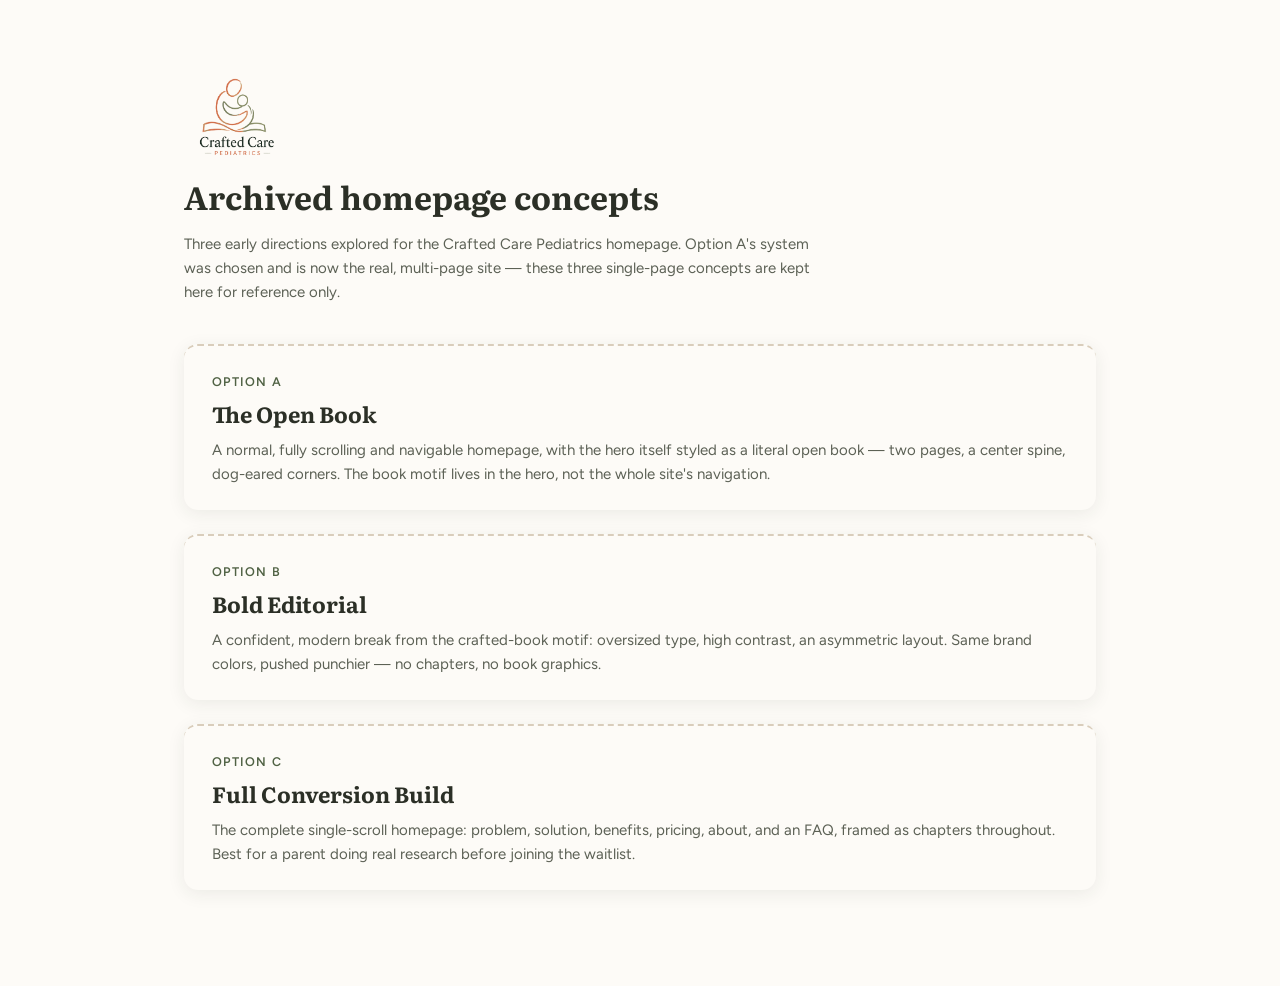
<file: design/homepage-options/index.html>
<!doctype html>
<html lang="en">
<head>
<meta charset="utf-8">
<meta name="viewport" content="width=device-width, initial-scale=1">
<title>Crafted Care Pediatrics — Homepage Options (Archived Concepts)</title>
<link rel="stylesheet" href="https://fonts.googleapis.com/css2?family=Literata:wght@400;500;600;700&family=Figtree:wght@400;500;600;700&display=swap">
<style>
  :root{
    --sage:#9CAF88;--coral:#F0876C;--deep-sage:#506244;--deep-coral:#A8452F;
    --cream:#F2EBDD;--sage-mist:#E6EBDF;--paper:#FDFBF7;--ink:#2B2F26;
    --text-muted:#5C6155;--border-hairline:#D9CDBB;
    --font-serif:'Literata',Georgia,serif;--font-sans:'Figtree',system-ui,sans-serif;
    --ease:cubic-bezier(.16,1,.3,1);
  }
  *{box-sizing:border-box;}
  body{margin:0;background:var(--paper);font-family:var(--font-sans);color:var(--ink);}
  a{color:var(--deep-sage);text-decoration:none;transition:color .2s ease;}
  a:hover{color:var(--deep-coral);}
  .wrap{max-width:960px;margin:0 auto;padding:72px 24px;}
  .card{display:block;background:var(--paper);border-radius:14px;box-shadow:0 4px 18px rgba(43,47,38,0.08);border-top:2px dashed var(--border-hairline);padding:28px 28px 24px;margin-bottom:24px;transition:transform .35s var(--ease),box-shadow .35s var(--ease);}
  .card:hover{transform:translateY(-5px);box-shadow:0 16px 32px rgba(43,47,38,0.14);}
  .eyebrow{font-family:var(--font-sans);font-weight:600;font-size:12.5px;letter-spacing:0.1em;text-transform:uppercase;color:var(--deep-sage);margin-bottom:8px;}
  .title{font-family:var(--font-serif);font-weight:700;font-size:22px;color:var(--ink);margin-bottom:8px;}
  .desc{font-family:var(--font-sans);font-size:15px;line-height:1.6;color:var(--text-muted);}
  .logo-mark{transition:transform .3s var(--ease);}
  .logo-lockup:hover .logo-mark{transform:rotate(-4deg) scale(1.05);}
  .intro>*{opacity:0;transform:translateY(16px);animation:fadeUp .7s var(--ease) forwards;}
  .intro>*:nth-child(1){animation-delay:.03s;}
  .intro>*:nth-child(2){animation-delay:.12s;}
  .intro>*:nth-child(3){animation-delay:.21s;}
  .cards>*{opacity:0;transform:translateY(16px);animation:fadeUp .7s var(--ease) forwards;}
  .cards>*:nth-child(1){animation-delay:.32s;}
  .cards>*:nth-child(2){animation-delay:.42s;}
  .cards>*:nth-child(3){animation-delay:.52s;}
  @keyframes fadeUp{to{opacity:1;transform:translateY(0);}}
  @media (prefers-reduced-motion: reduce){
    *{animation-duration:.001ms !important;transition-duration:.001ms !important;}
  }
</style>
</head>
<body>
<div class="wrap">
  <div class="intro">
    <a href="#" class="logo-lockup" style="display:flex; align-items:center; gap:14px; margin-bottom:12px; width:fit-content;">
      <img class="logo-mark" src="assets/logo-lockup-color.png" alt="Crafted Care Pediatrics" style="height:88px;">
    </a>
    <div style="font-family:var(--font-serif); font-weight:700; font-size:32px; color:var(--ink); margin-bottom:12px;">Archived homepage concepts</div>
    <div class="desc" style="margin-bottom:40px; max-width:640px;">Three early directions explored for the Crafted Care Pediatrics homepage. Option A's system was chosen and is now the real, multi-page site &mdash; these three single-page concepts are kept here for reference only.</div>
  </div>

  <div class="cards">
    <a class="card" href="option-a.html">
      <div class="eyebrow">Option A</div>
      <div class="title">The Open Book</div>
      <div class="desc">A normal, fully scrolling and navigable homepage, with the hero itself styled as a literal open book &mdash; two pages, a center spine, dog-eared corners. The book motif lives in the hero, not the whole site's navigation.</div>
    </a>

    <a class="card" href="option-b.html">
      <div class="eyebrow">Option B</div>
      <div class="title">Bold Editorial</div>
      <div class="desc">A confident, modern break from the crafted-book motif: oversized type, high contrast, an asymmetric layout. Same brand colors, pushed punchier &mdash; no chapters, no book graphics.</div>
    </a>

    <a class="card" href="option-c.html">
      <div class="eyebrow">Option C</div>
      <div class="title">Full Conversion Build</div>
      <div class="desc">The complete single-scroll homepage: problem, solution, benefits, pricing, about, and an FAQ, framed as chapters throughout. Best for a parent doing real research before joining the waitlist.</div>
    </a>
  </div>
</div>
</body>
</html>
</file>
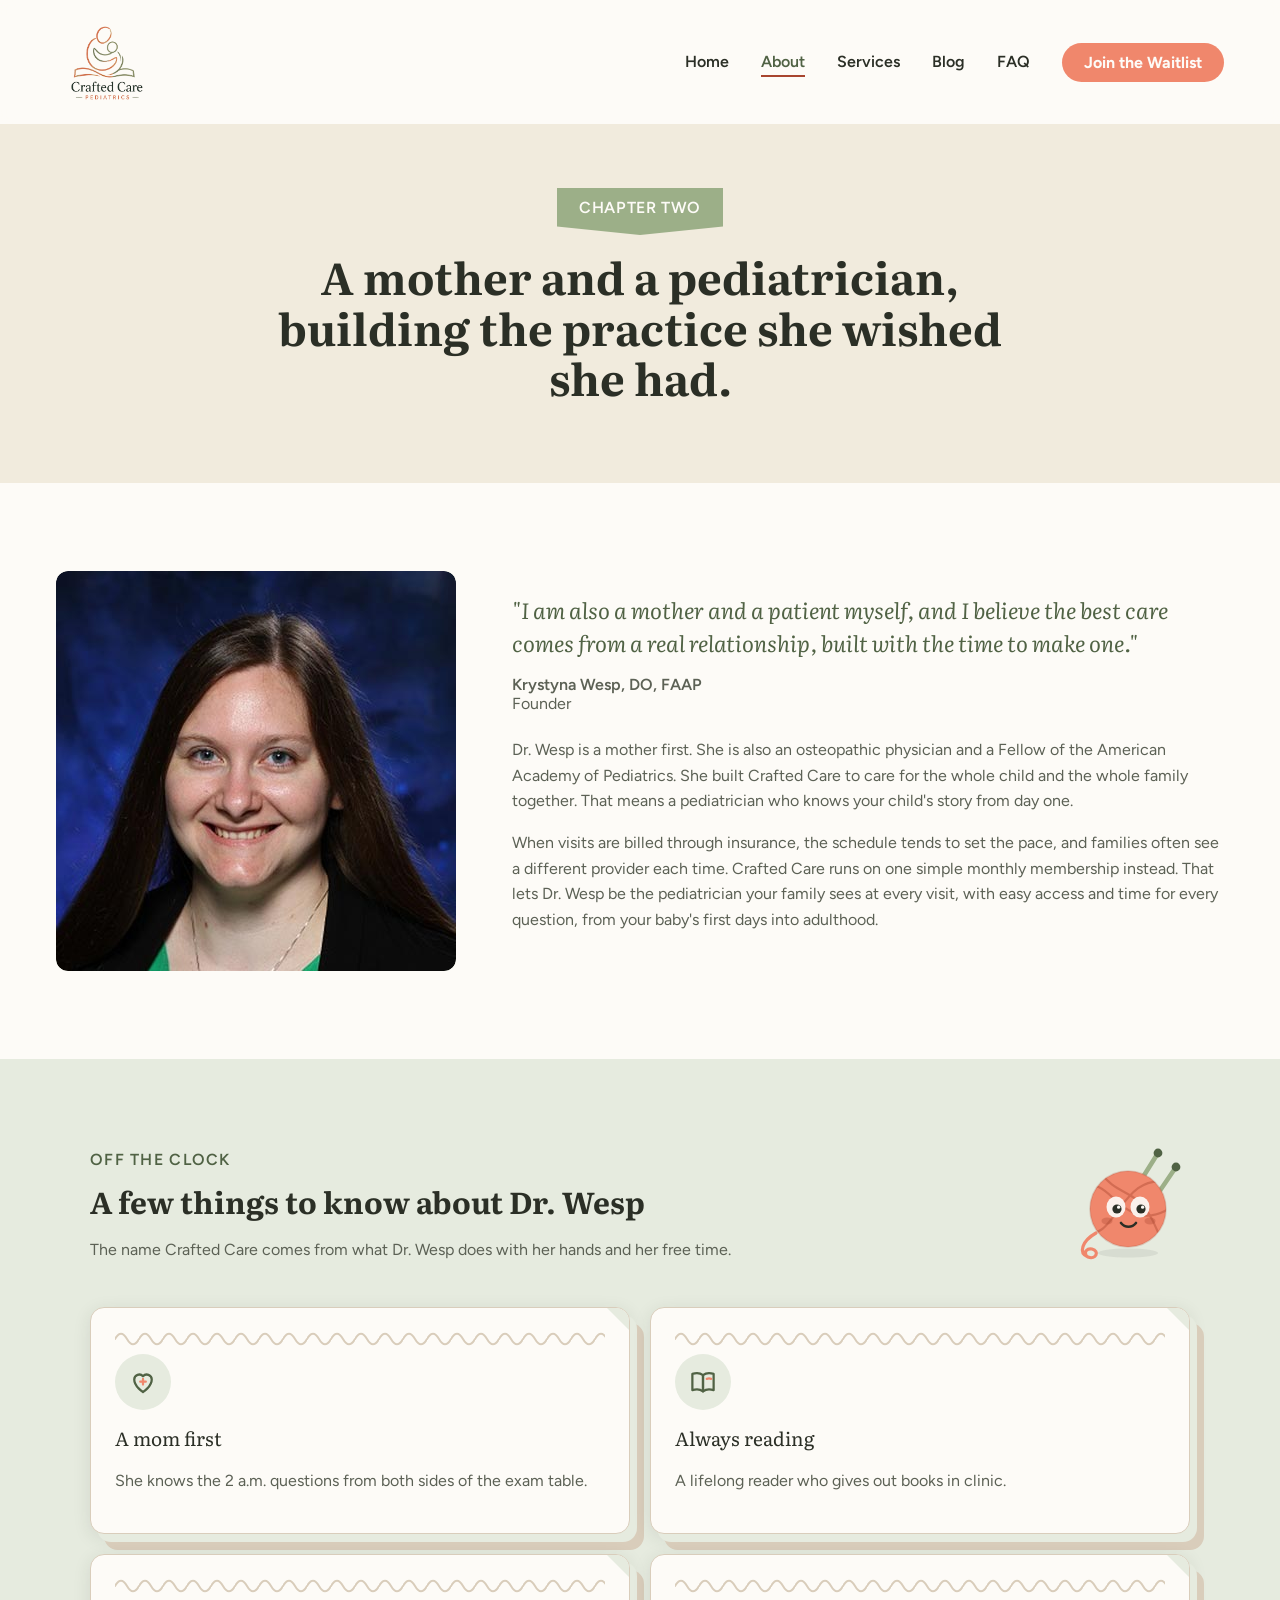
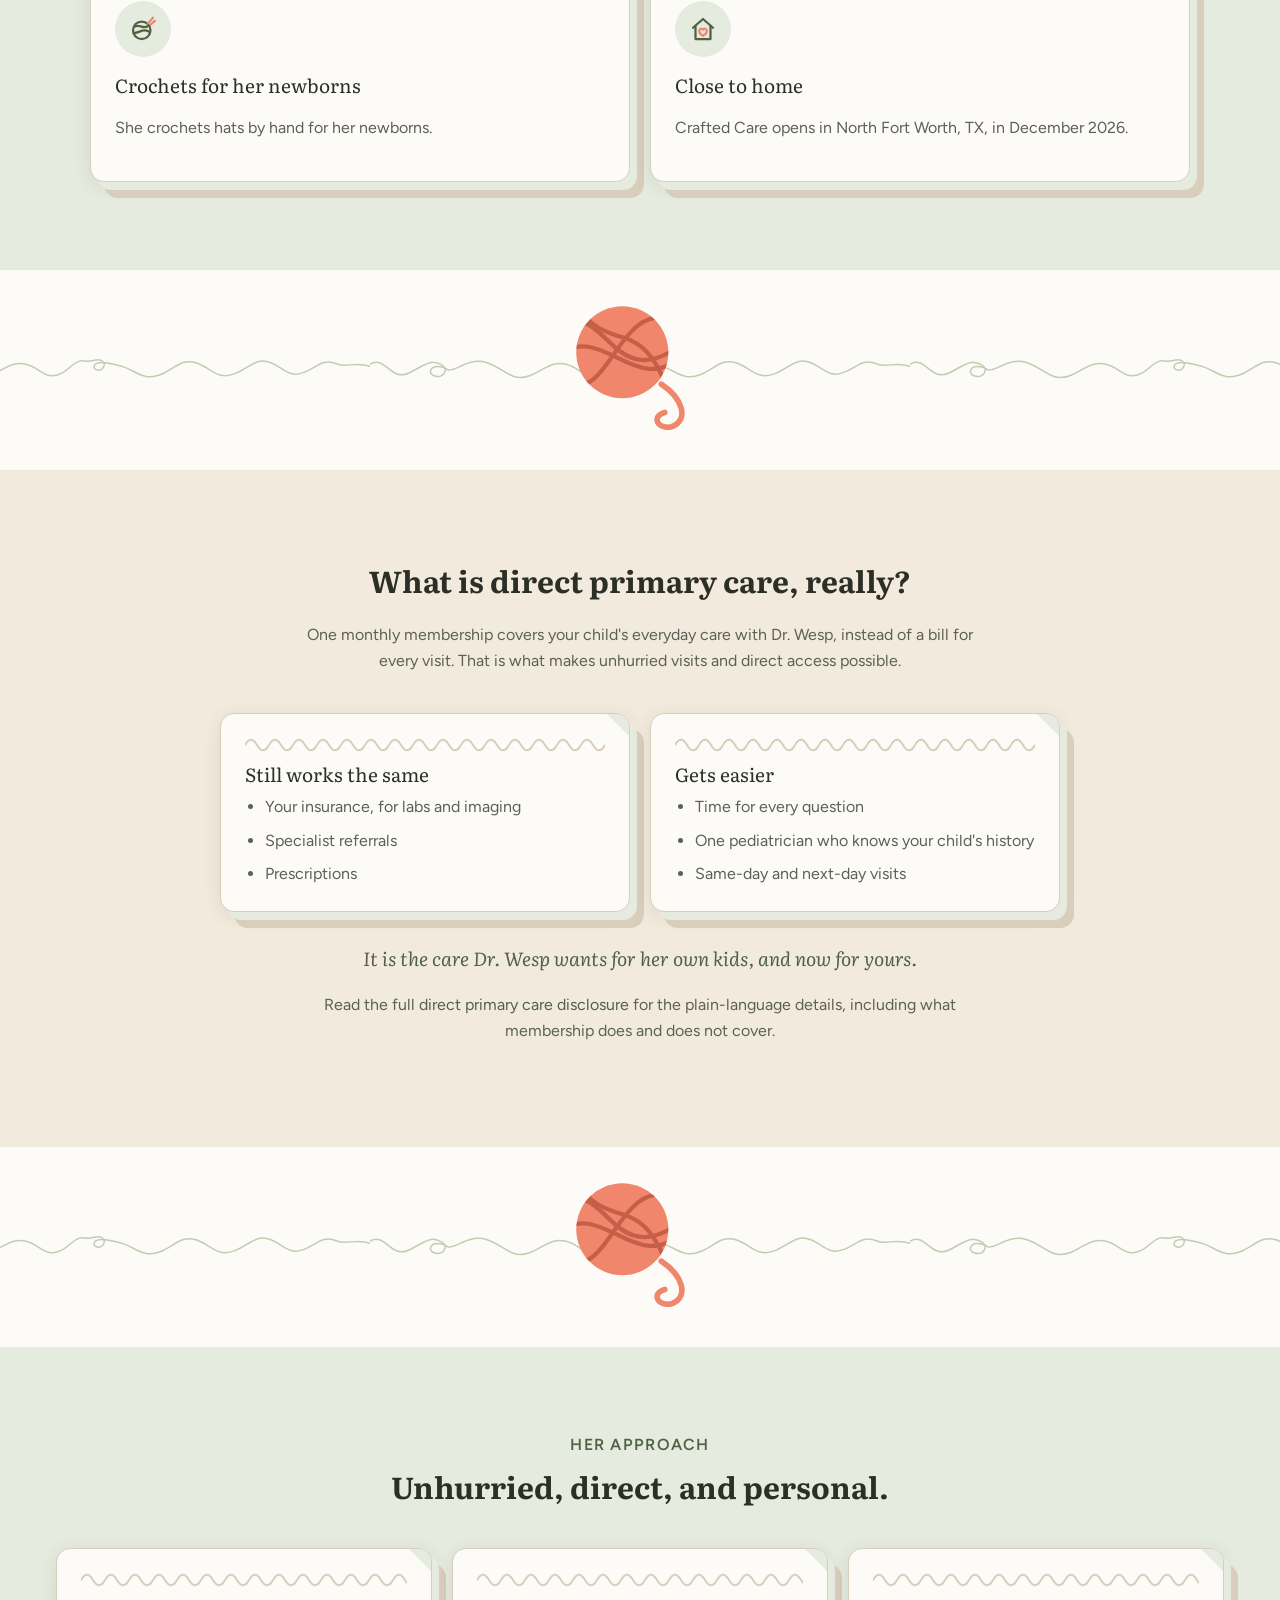
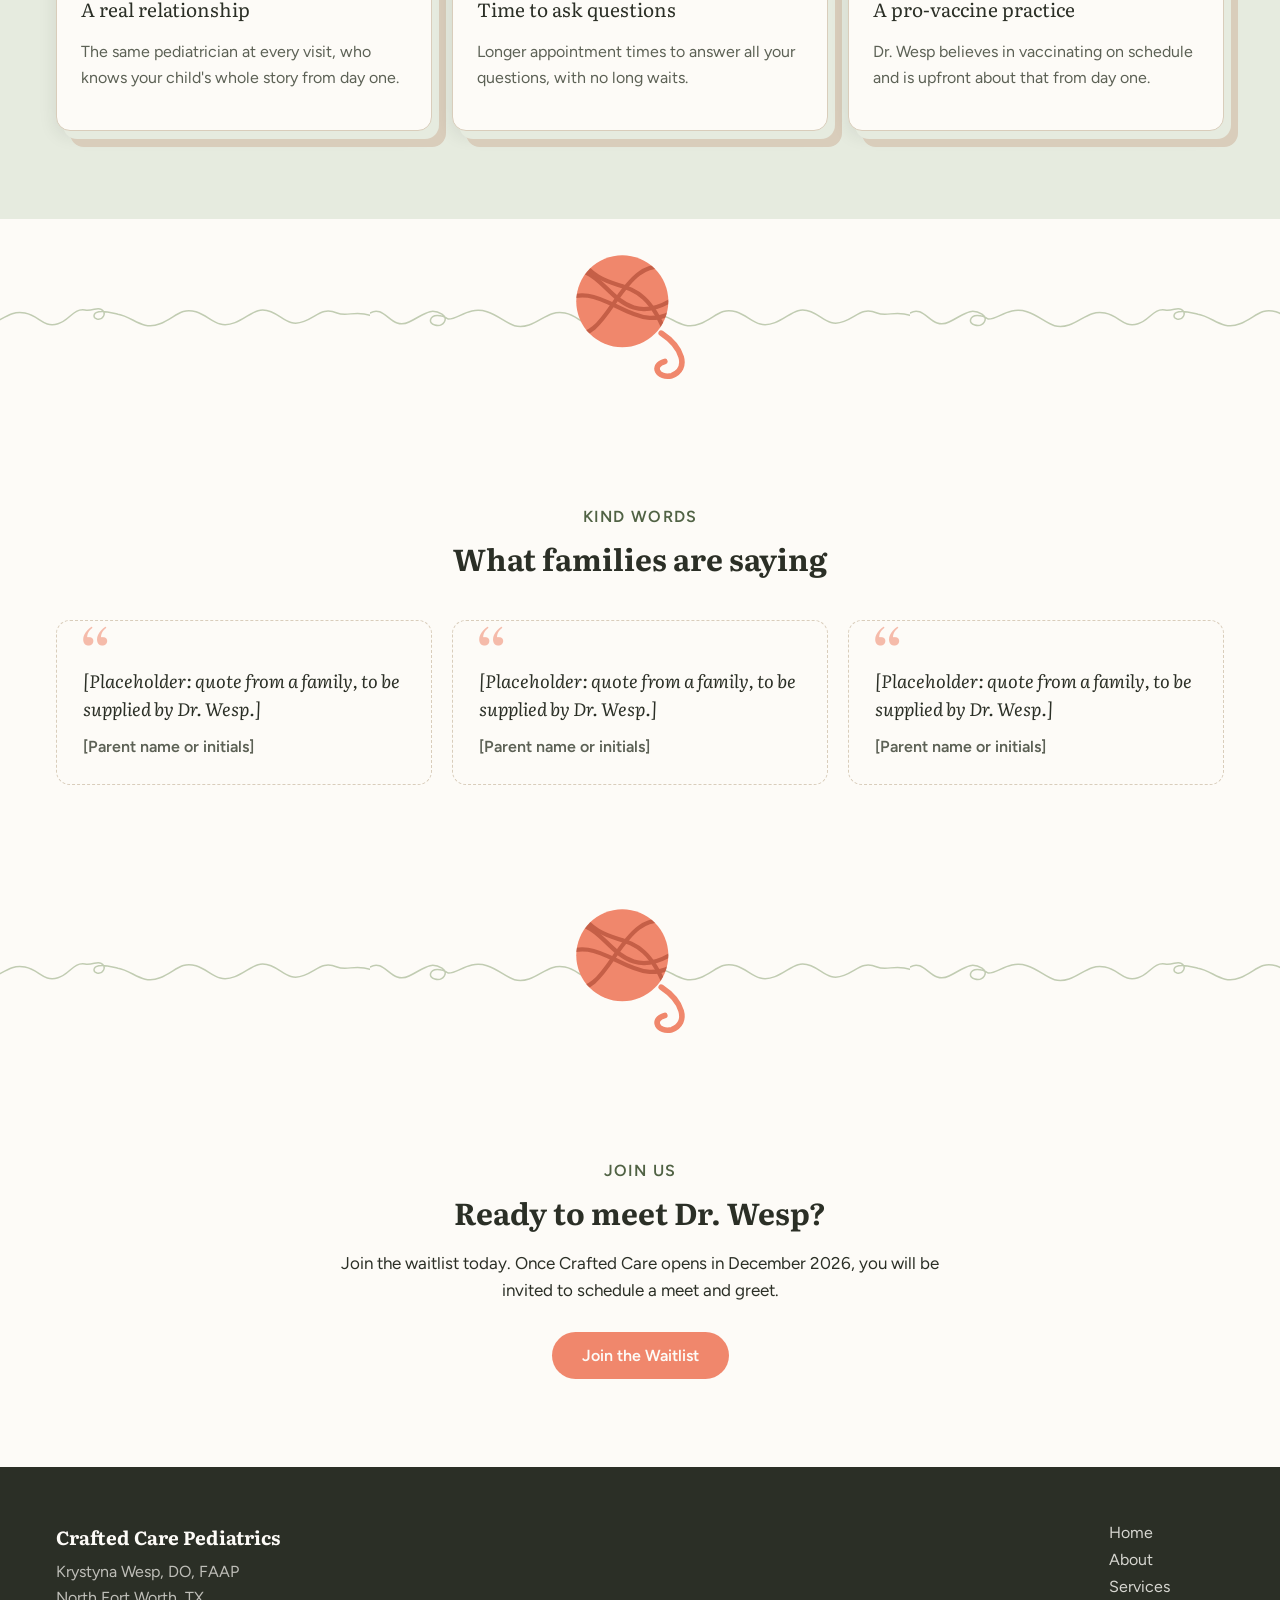
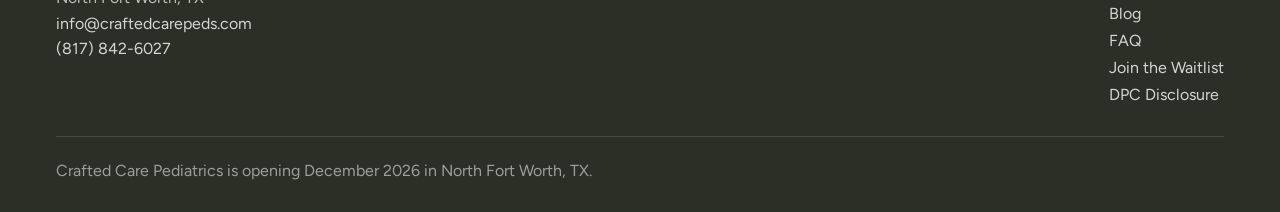
<file: about.html>
<!doctype html>
<html lang="en">
<head>
<meta charset="utf-8">
<meta name="viewport" content="width=device-width, initial-scale=1">
<title>About Dr. Wesp | Crafted Care Pediatrics</title>
<meta name="description" content="Meet Dr. Wesp, the founder of Crafted Care Pediatrics: a mother and pediatrician building the unhurried, direct-access practice she wished she had for her own kids.">
<link rel="preconnect" href="https://images.unsplash.com" crossorigin>
<link rel="stylesheet" href="https://fonts.googleapis.com/css2?family=Literata:wght@400;500;600;700&family=Figtree:wght@400;500;600;700&display=swap">
<link rel="stylesheet" href="assets/site.css">
</head>
<body>

<div class="site-header" data-header>
  <a href="index.html" class="logo-lockup">
    <img class="logo-mark" src="assets/logo-lockup-color.png" alt="Crafted Care Pediatrics" style="height:84px; display:block;">
  </a>
  <button class="nav-toggle" aria-label="Toggle menu" aria-expanded="false">
    <svg viewBox="0 0 24 24" fill="none" stroke="currentColor" stroke-width="2" stroke-linecap="round" stroke-linejoin="round"><line x1="3" y1="6" x2="21" y2="6"></line><line x1="3" y1="12" x2="21" y2="12"></line><line x1="3" y1="18" x2="21" y2="18"></line></svg>
  </button>
  <div class="nav-links">
    <a href="index.html" class="nav-link">Home</a>
    <a href="about.html" class="nav-link active">About</a>
    <a href="services.html" class="nav-link">Services</a>
    <a href="blog.html" class="nav-link">Blog</a>
    <a href="faq.html" class="nav-link">FAQ</a>
    <a href="join.html" class="nav-cta">Join the Waitlist</a>
  </div>
</div>

<div class="page-hero local-texture" style="--local-photo:url('https://images.unsplash.com/photo-1641084700019-f2db3e6cb66c?w=1600&h=500&fit=crop&q=58&fm=webp');">
  <div class="page-hero-inner reveal">
    <div class="bookmark-tag">Chapter Two</div>
    <div class="cc-h1">A mother and a pediatrician, building the practice she wished she had.</div>
  </div>
</div>

<div style="background:var(--paper); padding:88px 56px;">
  <div class="cc-row reveal" style="max-width:1328px; margin:0 auto; flex-wrap:wrap; align-items:center; gap:56px;">
    <div class="hero-photo hero-photo--filled hero-photo--headshot" style="flex:1; min-width:280px; max-width:400px;"><img src="assets/dr-wesp-headshot.jpg" alt="Dr. Wesp, founder of Crafted Care Pediatrics"></div>
    <div style="flex:1; min-width:300px;">
      <blockquote style="font-family:var(--font-serif); font-style:italic; font-size:22px; line-height:1.5; color:var(--deep-sage); margin:0 0 16px;">"I am also a mother and a patient myself, and I believe the best care comes from a real relationship, built with the time to make one."</blockquote>
      <div style="font-family:var(--font-sans); font-weight:600; font-size:16px; color:var(--text-muted); margin-bottom:24px;">Krystyna Wesp, DO, FAAP<br><span style="font-weight:400;">Founder</span></div>
      <p class="cc-body" style="margin-bottom:16px;">Dr. Wesp is a mother first. She is also an osteopathic physician and a Fellow of the American Academy of Pediatrics. She built Crafted Care to care for the whole child and the whole family together. That means a pediatrician who knows your child's story from day one.</p>
      <p class="cc-body">When visits are billed through insurance, the schedule tends to set the pace, and families often see a different provider each time. Crafted Care runs on one simple monthly membership instead. That lets Dr. Wesp be the pediatrician your family sees at every visit, with easy access and time for every question, from your baby's first days into adulthood.</p>
    </div>
  </div>
</div>

<!-- Off the clock -->
<div style="background:var(--sage-mist); padding:88px 56px;">
  <div style="max-width:1100px; margin:0 auto;">
    <div class="cc-row reveal" style="flex-wrap:wrap; align-items:center; gap:48px; margin-bottom:40px;">
      <div style="flex:1; min-width:280px;">
        <div class="cc-eyebrow" style="margin-bottom:10px;">Off the clock</div>
        <div class="cc-h2" style="margin-bottom:14px;">A few things to know about Dr. Wesp</div>
        <p class="cc-body" style="margin:0;">The name Crafted Care comes from what Dr. Wesp does with her hands and her free time.</p>
      </div>
      <img class="purl purl--bob" src="assets/purl.svg" alt="" width="120" height="120">
    </div>
    <div class="benefits-grid benefits-grid--2">
      <div class="cc-card reveal" style="--d:0ms;"><div class="cc-bookmark"></div><div class="cc-stitch">
        <div class="cc-icon" aria-hidden="true"><svg viewBox="0 0 24 24"><path d="M12 20s-7-4.4-7-10a4 4 0 0 1 7-2.6A4 4 0 0 1 19 10c0 5.6-7 10-7 10z"/><path class="accent" d="M12 9.5v4.5M9.75 11.75h4.5"/></svg></div>
        <div class="cc-card-title">A mom first</div>
        <p class="cc-body">She knows the 2 a.m. questions from both sides of the exam table.</p>
      </div></div>
      <div class="cc-card reveal" style="--d:60ms;"><div class="cc-bookmark"></div><div class="cc-stitch">
        <div class="cc-icon" aria-hidden="true"><svg viewBox="0 0 24 24"><path d="M3.5 5.5c3-1 6-1 8.5 1v13c-2.5-2-5.5-2-8.5-1z"/><path d="M20.5 5.5c-3-1-6-1-8.5 1v13c2.5-2 5.5-2 8.5-1z"/><path class="accent" d="M15 9.5c1.3-.4 2.5-.4 3.5 0"/></svg></div>
        <div class="cc-card-title">Always reading</div>
        <p class="cc-body">A lifelong reader who gives out books in clinic.</p>
      </div></div>
      <div class="cc-card reveal" style="--d:0ms;"><div class="cc-bookmark"></div><div class="cc-stitch">
        <div class="cc-icon" aria-hidden="true"><svg viewBox="0 0 24 24"><circle cx="11" cy="13" r="7"/><path d="M5.5 10c4-2 8 3 11-1M4.5 15c4 1 7-4 12-1"/><path class="accent" d="M16 7.5l4-4.5M18 8.5l3.5-3"/></svg></div>
        <div class="cc-card-title">Crochets for her newborns</div>
        <p class="cc-body">She crochets hats by hand for her newborns.</p>
      </div></div>
      <div class="cc-card reveal" style="--d:60ms;"><div class="cc-bookmark"></div><div class="cc-stitch">
        <div class="cc-icon" aria-hidden="true"><svg viewBox="0 0 24 24"><path d="M4 11l8-7 8 7"/><path d="M6 9.5V20h12V9.5"/><path class="accent" d="M12 17.5s-3-1.8-3-4a1.6 1.6 0 0 1 3-.9 1.6 1.6 0 0 1 3 .9c0 2.2-3 4-3 4z"/></svg></div>
        <div class="cc-card-title">Close to home</div>
        <p class="cc-body">Crafted Care opens in North Fort Worth, TX, in December 2026.</p>
      </div></div>
    </div>
  </div>
</div>

<div class="yarn-break" aria-hidden="true"></div>

<!-- What is DPC -->
<div id="dpc" style="background:var(--cream); padding:88px 56px; scroll-margin-top:88px;">
  <div class="reveal" style="max-width:700px; margin:0 auto; text-align:center;">
    <div class="cc-h2" style="margin-bottom:20px;">What is direct primary care, really?</div>
    <p class="cc-body" style="margin-bottom:40px;">One monthly membership covers your child's everyday care with Dr. Wesp, instead of a bill for every visit. That is what makes unhurried visits and direct access possible.</p>
  </div>
  <div class="reveal benefits-grid benefits-grid--2" style="max-width:840px; margin:0 auto; text-align:left;">
    <div class="cc-card"><div class="cc-bookmark"></div><div class="cc-stitch">
      <div class="cc-card-title">Still works the same</div>
      <ul class="cc-body" style="margin:0; padding-left:20px; display:flex; flex-direction:column; gap:8px;">
        <li>Your insurance, for labs and imaging</li>
        <li>Specialist referrals</li>
        <li>Prescriptions</li>
      </ul>
    </div></div>
    <div class="cc-card"><div class="cc-bookmark"></div><div class="cc-stitch">
      <div class="cc-card-title">Gets easier</div>
      <ul class="cc-body" style="margin:0; padding-left:20px; display:flex; flex-direction:column; gap:8px;">
        <li>Time for every question</li>
        <li>One pediatrician who knows your child's history</li>
        <li>Same-day and next-day visits</li>
      </ul>
    </div></div>
  </div>
  <div class="reveal" style="max-width:700px; margin:32px auto 0; text-align:center;">
    <p style="font-family:var(--font-serif); font-style:italic; font-size:19px; color:var(--deep-sage); margin:0;">It is the care Dr. Wesp wants for her own kids, and now for yours.</p>
    <p class="cc-body" style="margin-top:20px;">Read the full <a href="disclosure.html">direct primary care disclosure</a> for the plain-language details, including what membership does and does not cover.</p>
  </div>
</div>

<div class="yarn-break" aria-hidden="true"></div>

<!-- Philosophy -->
<div style="background:var(--sage-mist); padding:88px 56px;">
  <div style="max-width:1328px; margin:0 auto;">
    <div class="reveal" style="margin-bottom:40px; text-align:center;">
      <div class="cc-eyebrow" style="margin-bottom:10px;">Her approach</div>
      <div class="cc-h2">Unhurried, direct, and personal.</div>
    </div>
    <div class="benefits-grid">
      <div class="cc-card reveal" style="--d:0ms;"><div class="cc-bookmark"></div><div class="cc-stitch">
        <div class="cc-card-title">A real relationship</div>
        <p class="cc-body">The same pediatrician at every visit, who knows your child's whole story from day one.</p>
      </div></div>
      <div class="cc-card reveal" style="--d:60ms;"><div class="cc-bookmark"></div><div class="cc-stitch">
        <div class="cc-card-title">Time to ask questions</div>
        <p class="cc-body">Longer appointment times to answer all your questions, with no long waits.</p>
      </div></div>
      <div class="cc-card reveal" style="--d:120ms;"><div class="cc-bookmark"></div><div class="cc-stitch">
        <div class="cc-card-title">A pro-vaccine practice</div>
        <p class="cc-body">Dr. Wesp believes in vaccinating on schedule and is upfront about that from day one.</p>
      </div></div>
    </div>
  </div>
</div>

<div class="yarn-break" aria-hidden="true"></div>

<!-- Testimonials: PLACEHOLDER quotes, replace with real client-supplied quotes before launch -->
<div style="max-width:1328px; margin:0 auto; padding:88px 56px;">
  <div class="reveal" style="margin-bottom:40px; text-align:center;">
    <div class="cc-eyebrow" style="margin-bottom:10px;">Kind words</div>
    <div class="cc-h2">What families are saying</div>
  </div>
  <div class="benefits-grid">
    <div class="quote-card reveal" style="--d:0ms;">
      <blockquote>[Placeholder: quote from a family, to be supplied by Dr. Wesp.]</blockquote>
      <div class="quote-by">[Parent name or initials]</div>
    </div>
    <div class="quote-card reveal" style="--d:60ms;">
      <blockquote>[Placeholder: quote from a family, to be supplied by Dr. Wesp.]</blockquote>
      <div class="quote-by">[Parent name or initials]</div>
    </div>
    <div class="quote-card reveal" style="--d:120ms;">
      <blockquote>[Placeholder: quote from a family, to be supplied by Dr. Wesp.]</blockquote>
      <div class="quote-by">[Parent name or initials]</div>
    </div>
  </div>
</div>

<div class="yarn-break" aria-hidden="true"></div>

<!-- Final CTA -->
<div style="max-width:1328px; margin:0 auto; padding:88px 56px; text-align:center;">
  <div class="reveal" style="max-width:600px; margin:0 auto;">
    <div class="cc-eyebrow" style="margin-bottom:10px;">Join us</div>
    <div class="cc-h2" style="margin-bottom:16px;">Ready to meet Dr. Wesp?</div>
    <p class="hero-lead" style="margin-bottom:28px;">Join the waitlist today. Once Crafted Care opens in December 2026, you will be invited to schedule a meet and greet.</p>
    <a href="join.html" class="cc-btn-coral">Join the Waitlist</a>
  </div>
</div>

<footer class="site-footer">
  <div class="site-footer-grid">
    <div>
      <div class="site-footer-brand">Crafted Care Pediatrics</div>
      <div class="cc-body" style="color:rgba(253,251,247,0.7);">Krystyna Wesp, DO, FAAP</div>
      <div class="cc-body" style="color:rgba(253,251,247,0.7);">North Fort Worth, TX</div>
      <div class="cc-body" style="color:rgba(253,251,247,0.7);"><a href="mailto:info@craftedcarepeds.com">info@craftedcarepeds.com</a></div>
      <div class="cc-body" style="color:rgba(253,251,247,0.7);"><a href="tel:+18178426027">(817) 842-6027</a></div>
    </div>
    <div class="site-footer-links">
      <a href="index.html">Home</a>
      <a href="about.html">About</a>
      <a href="services.html">Services</a>
      <a href="blog.html">Blog</a>
      <a href="faq.html">FAQ</a>
      <a href="join.html">Join the Waitlist</a>
      <a href="disclosure.html">DPC Disclosure</a>
    </div>
  </div>
  <div class="site-footer-bottom">Crafted Care Pediatrics is opening December 2026 in North Fort Worth, TX.</div>
</footer>

<script src="assets/site.js"></script>
</body>
</html>
</file>
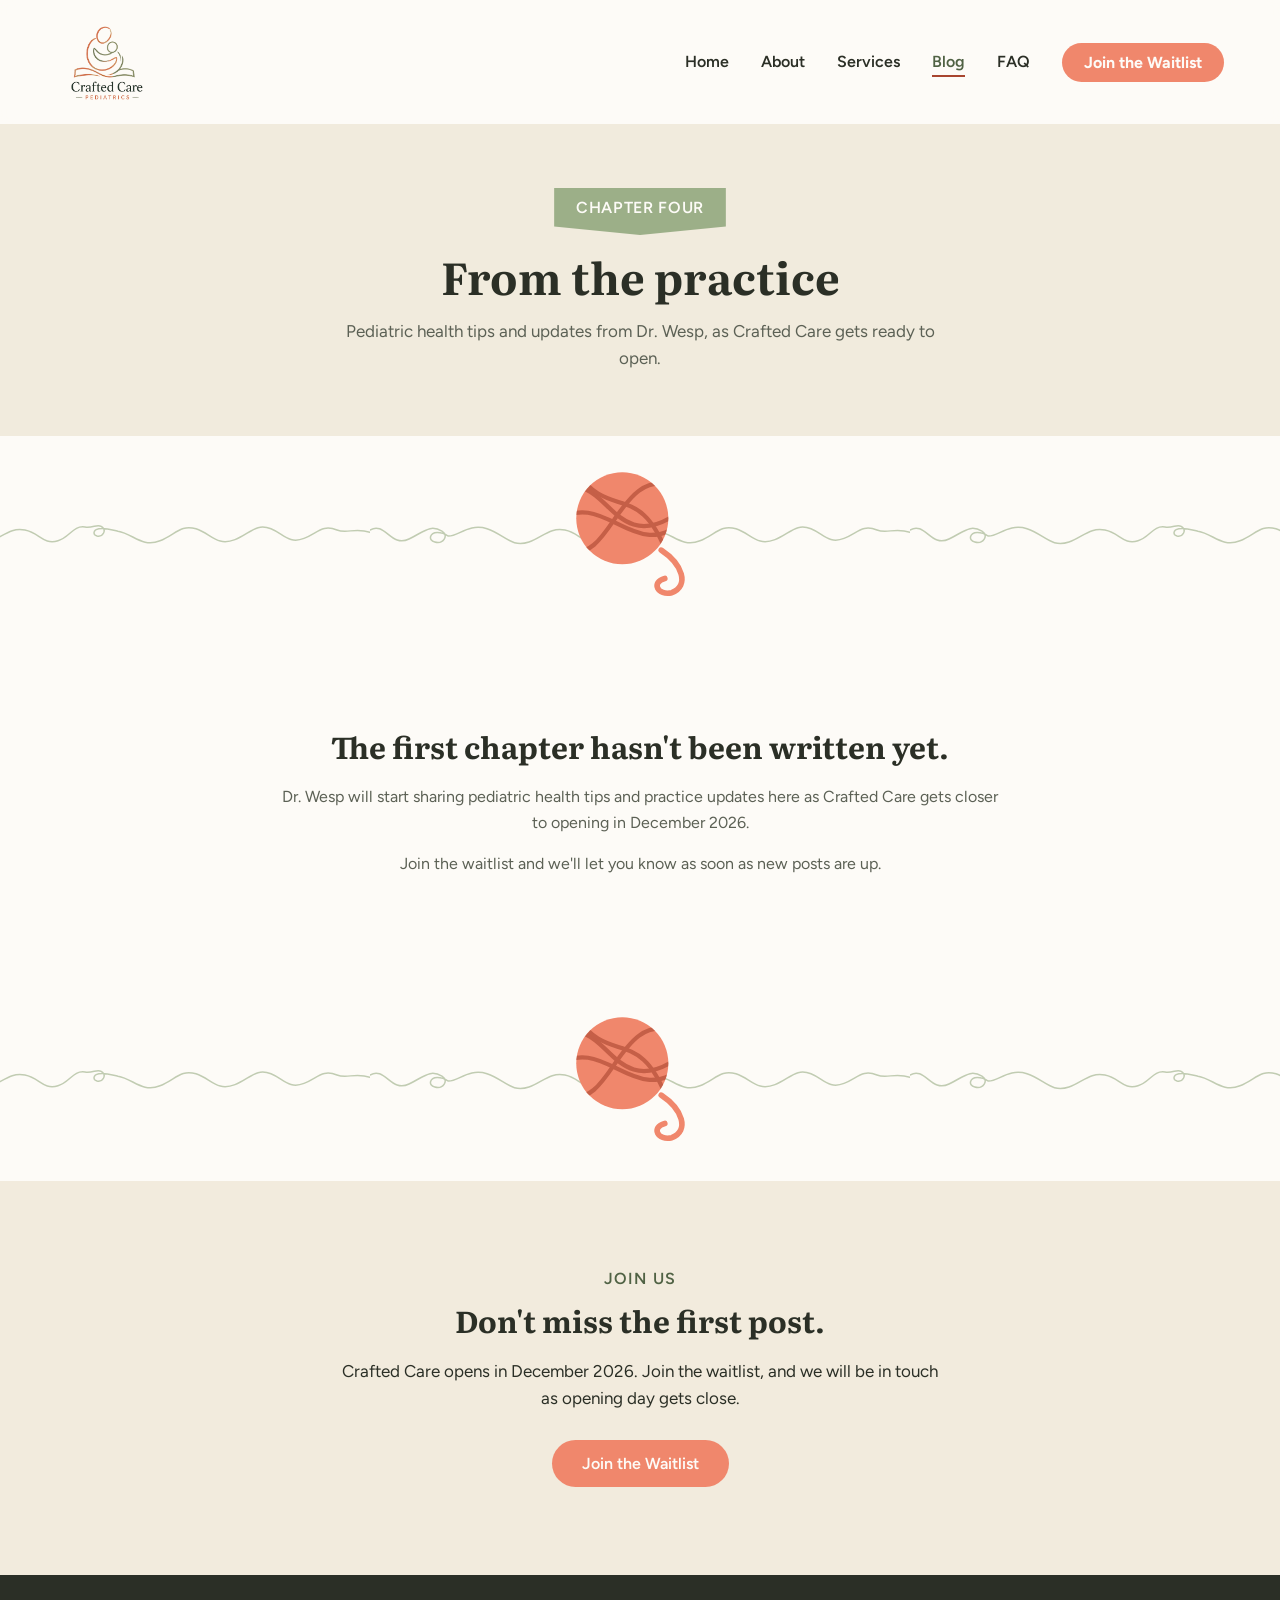
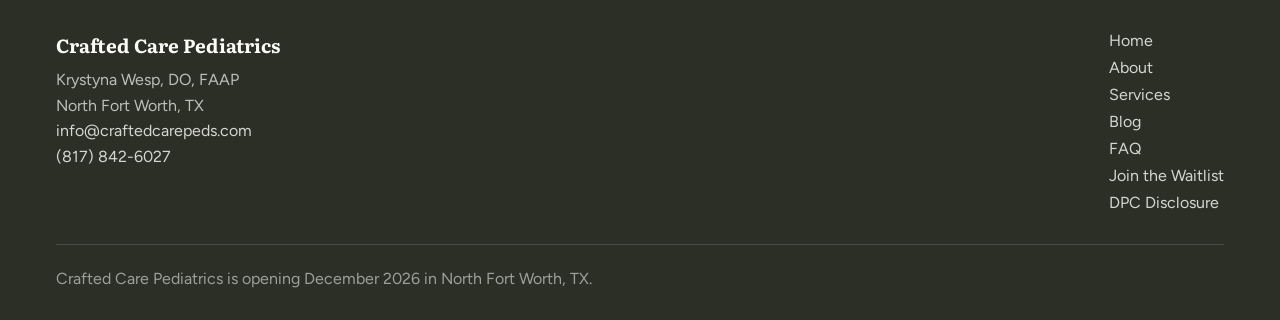
<file: blog.html>
<!doctype html>
<html lang="en">
<head>
<meta charset="utf-8">
<meta name="viewport" content="width=device-width, initial-scale=1">
<title>Blog | Crafted Care Pediatrics</title>
<meta name="description" content="Pediatric health tips and updates from Dr. Wesp at Crafted Care Pediatrics in North Fort Worth, TX.">
<link rel="stylesheet" href="https://fonts.googleapis.com/css2?family=Literata:wght@400;500;600;700&family=Figtree:wght@400;500;600;700&display=swap">
<link rel="stylesheet" href="assets/site.css">
</head>
<body>

<div class="site-header" data-header>
  <a href="index.html" class="logo-lockup">
    <img class="logo-mark" src="assets/logo-lockup-color.png" alt="Crafted Care Pediatrics" style="height:84px; display:block;">
  </a>
  <button class="nav-toggle" aria-label="Toggle menu" aria-expanded="false">
    <svg viewBox="0 0 24 24" fill="none" stroke="currentColor" stroke-width="2" stroke-linecap="round" stroke-linejoin="round"><line x1="3" y1="6" x2="21" y2="6"></line><line x1="3" y1="12" x2="21" y2="12"></line><line x1="3" y1="18" x2="21" y2="18"></line></svg>
  </button>
  <div class="nav-links">
    <a href="index.html" class="nav-link">Home</a>
    <a href="about.html" class="nav-link">About</a>
    <a href="services.html" class="nav-link">Services</a>
    <a href="blog.html" class="nav-link active">Blog</a>
    <a href="faq.html" class="nav-link">FAQ</a>
    <a href="join.html" class="nav-cta">Join the Waitlist</a>
  </div>
</div>

<div class="page-hero local-texture" style="--local-photo:url('https://images.unsplash.com/photo-1641084700019-f2db3e6cb66c?w=1600&h=500&fit=crop&q=58&fm=webp');">
  <div class="page-hero-inner reveal">
    <div class="bookmark-tag">Chapter Four</div>
    <div class="cc-h1">From the practice</div>
    <p class="cc-body" style="margin-top:16px;">Pediatric health tips and updates from Dr. Wesp, as Crafted Care gets ready to open.</p>
  </div>
</div>

<div class="yarn-break" aria-hidden="true"></div>

<div style="max-width:840px; margin:0 auto; padding:88px 56px; text-align:center;">
  <div class="reveal">
    <div class="cc-h2" style="margin-bottom:16px;">The first chapter hasn't been written yet.</div>
    <p class="cc-body" style="margin-bottom:8px;">Dr. Wesp will start sharing pediatric health tips and practice updates here as Crafted Care gets closer to opening in December 2026.</p>
    <p class="cc-body">Join the waitlist and we'll let you know as soon as new posts are up.</p>
  </div>
</div>

<div class="yarn-break" aria-hidden="true"></div>

<!-- Final CTA -->
<div style="background:var(--cream); padding:88px 56px; text-align:center;">
  <div class="reveal" style="max-width:600px; margin:0 auto;">
    <div class="cc-eyebrow" style="margin-bottom:10px;">Join us</div>
    <div class="cc-h2" style="margin-bottom:16px;">Don't miss the first post.</div>
    <p class="hero-lead" style="margin-bottom:28px;">Crafted Care opens in December 2026. Join the waitlist, and we will be in touch as opening day gets close.</p>
    <a href="join.html" class="cc-btn-coral">Join the Waitlist</a>
  </div>
</div>

<footer class="site-footer">
  <div class="site-footer-grid">
    <div>
      <div class="site-footer-brand">Crafted Care Pediatrics</div>
      <div class="cc-body" style="color:rgba(253,251,247,0.7);">Krystyna Wesp, DO, FAAP</div>
      <div class="cc-body" style="color:rgba(253,251,247,0.7);">North Fort Worth, TX</div>
      <div class="cc-body" style="color:rgba(253,251,247,0.7);"><a href="mailto:info@craftedcarepeds.com">info@craftedcarepeds.com</a></div>
      <div class="cc-body" style="color:rgba(253,251,247,0.7);"><a href="tel:+18178426027">(817) 842-6027</a></div>
    </div>
    <div class="site-footer-links">
      <a href="index.html">Home</a>
      <a href="about.html">About</a>
      <a href="services.html">Services</a>
      <a href="blog.html">Blog</a>
      <a href="faq.html">FAQ</a>
      <a href="join.html">Join the Waitlist</a>
      <a href="disclosure.html">DPC Disclosure</a>
    </div>
  </div>
  <div class="site-footer-bottom">Crafted Care Pediatrics is opening December 2026 in North Fort Worth, TX.</div>
</footer>

<script src="assets/site.js"></script>
</body>
</html>
</file>
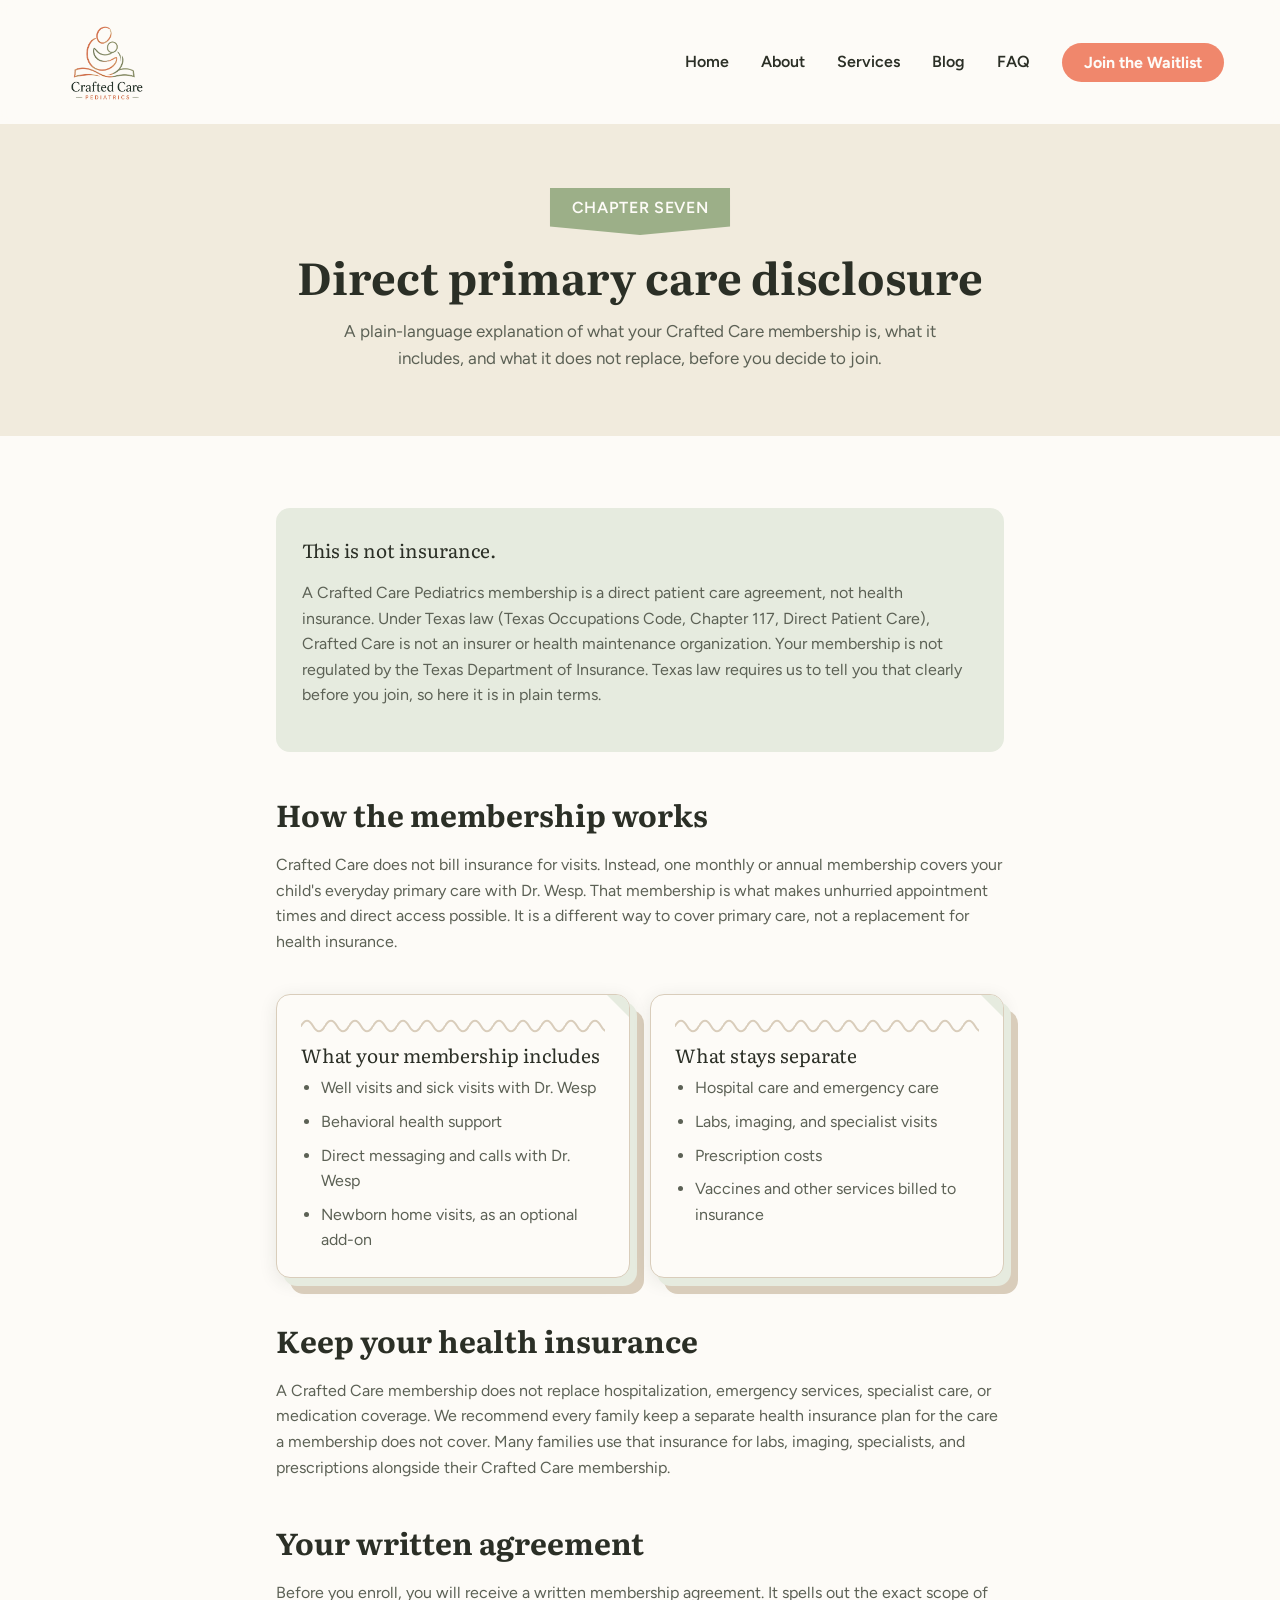
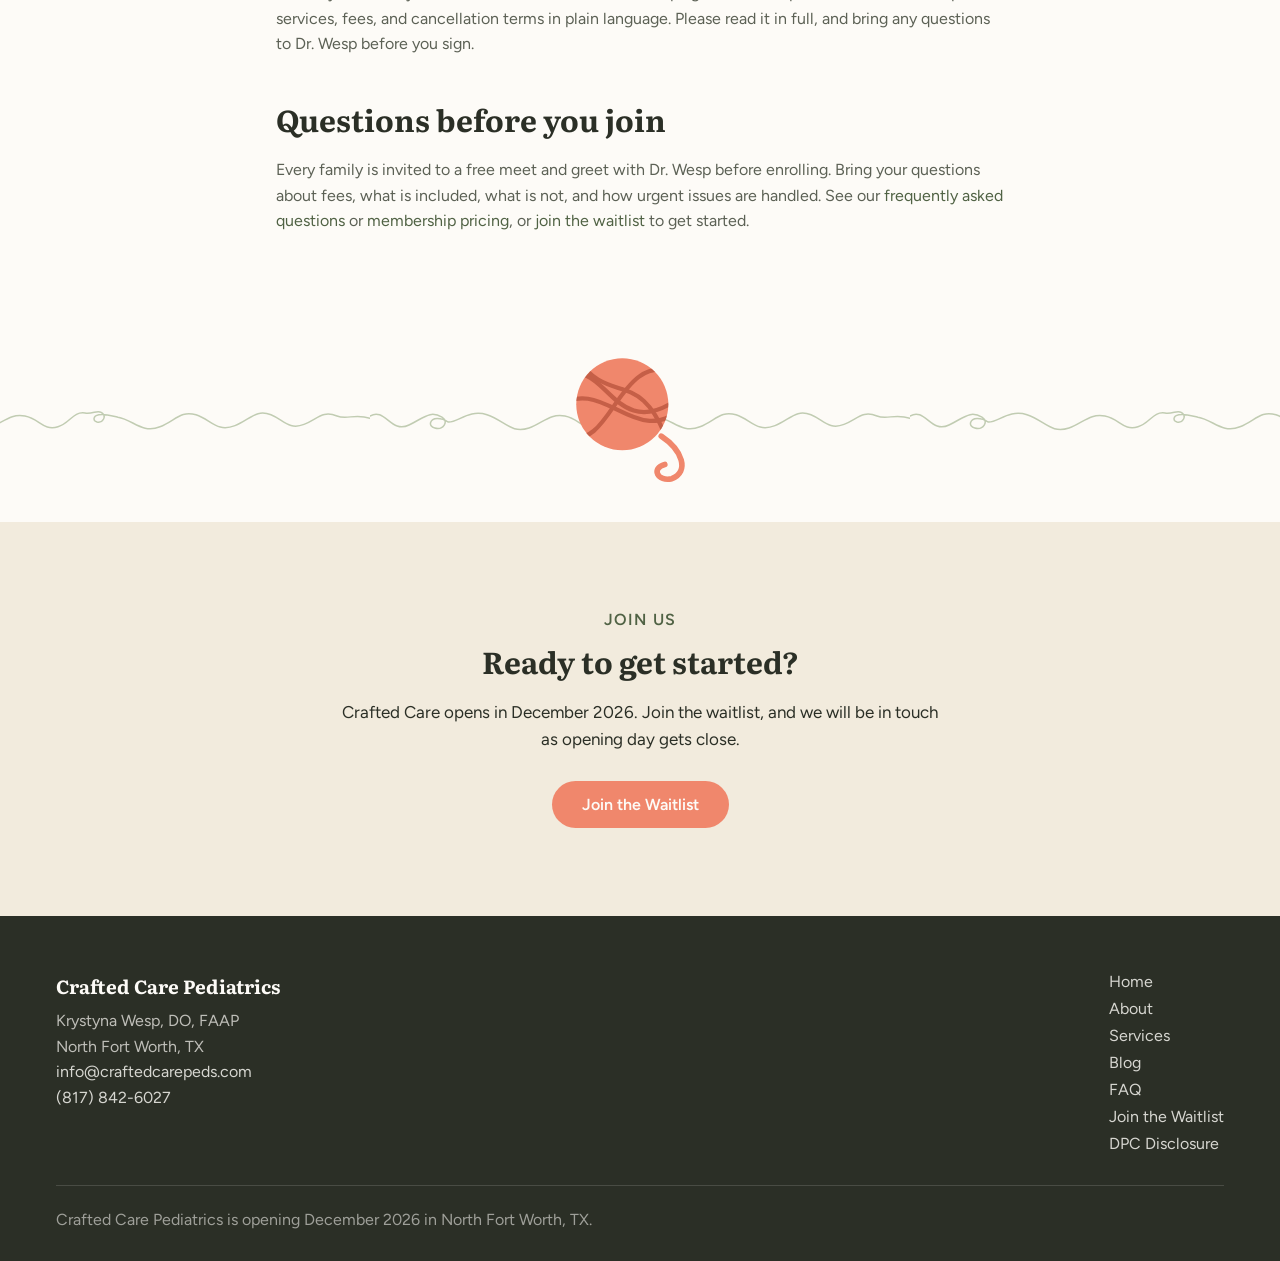
<file: disclosure.html>
<!doctype html>
<html lang="en">
<head>
<meta charset="utf-8">
<meta name="viewport" content="width=device-width, initial-scale=1">
<title>Direct Primary Care Disclosure | Crafted Care Pediatrics</title>
<meta name="description" content="A plain-language explanation of what a Crafted Care Pediatrics membership is, what it includes, and what it does not replace. This is not insurance.">
<link rel="preconnect" href="https://images.unsplash.com" crossorigin>
<link rel="stylesheet" href="https://fonts.googleapis.com/css2?family=Literata:wght@400;500;600;700&family=Figtree:wght@400;500;600;700&display=swap">
<link rel="stylesheet" href="assets/site.css">
</head>
<body>

<div class="site-header" data-header>
  <a href="index.html" class="logo-lockup">
    <img class="logo-mark" src="assets/logo-lockup-color.png" alt="Crafted Care Pediatrics" style="height:84px; display:block;">
  </a>
  <button class="nav-toggle" aria-label="Toggle menu" aria-expanded="false">
    <svg viewBox="0 0 24 24" fill="none" stroke="currentColor" stroke-width="2" stroke-linecap="round" stroke-linejoin="round"><line x1="3" y1="6" x2="21" y2="6"></line><line x1="3" y1="12" x2="21" y2="12"></line><line x1="3" y1="18" x2="21" y2="18"></line></svg>
  </button>
  <div class="nav-links">
    <a href="index.html" class="nav-link">Home</a>
    <a href="about.html" class="nav-link">About</a>
    <a href="services.html" class="nav-link">Services</a>
    <a href="blog.html" class="nav-link">Blog</a>
    <a href="faq.html" class="nav-link">FAQ</a>
    <a href="join.html" class="nav-cta">Join the Waitlist</a>
  </div>
</div>

<div class="page-hero local-texture" style="--local-photo:url('https://images.unsplash.com/photo-1641084700019-f2db3e6cb66c?w=1600&h=500&fit=crop&q=58&fm=webp');">
  <div class="page-hero-inner reveal">
    <div class="bookmark-tag">Chapter Seven</div>
    <div class="cc-h1">Direct primary care disclosure</div>
    <p class="cc-body" style="margin-top:16px;">A plain-language explanation of what your Crafted Care membership is, what it includes, and what it does not replace, before you decide to join.</p>
  </div>
</div>

<div style="max-width:840px; margin:0 auto; padding:72px 56px;">
  <div class="reveal" style="margin-bottom:40px;">
    <div class="info-panel">
      <div class="cc-card-title" style="margin-bottom:10px;">This is not insurance.</div>
      <p class="cc-body">A Crafted Care Pediatrics membership is a direct patient care agreement, not health insurance. Under Texas law (Texas Occupations Code, Chapter 117, Direct Patient Care), Crafted Care is not an insurer or health maintenance organization. Your membership is not regulated by the Texas Department of Insurance. Texas law requires us to tell you that clearly before you join, so here it is in plain terms.</p>
    </div>
  </div>

  <div class="reveal" style="margin-bottom:40px;">
    <div class="cc-h2" style="margin-bottom:16px;">How the membership works</div>
    <p class="cc-body">Crafted Care does not bill insurance for visits. Instead, one monthly or annual membership covers your child's everyday primary care with Dr. Wesp. That membership is what makes unhurried appointment times and direct access possible. It is a different way to cover primary care, not a replacement for health insurance.</p>
  </div>

  <div class="reveal benefits-grid benefits-grid--2" style="margin-bottom:40px; text-align:left;">
    <div class="cc-card"><div class="cc-bookmark"></div><div class="cc-stitch">
      <div class="cc-card-title">What your membership includes</div>
      <ul class="cc-body" style="margin:0; padding-left:20px; display:flex; flex-direction:column; gap:8px;">
        <li>Well visits and sick visits with Dr. Wesp</li>
        <li>Behavioral health support</li>
        <li>Direct messaging and calls with Dr. Wesp</li>
        <li>Newborn home visits, as an optional add-on</li>
      </ul>
    </div></div>
    <div class="cc-card"><div class="cc-bookmark"></div><div class="cc-stitch">
      <div class="cc-card-title">What stays separate</div>
      <ul class="cc-body" style="margin:0; padding-left:20px; display:flex; flex-direction:column; gap:8px;">
        <li>Hospital care and emergency care</li>
        <li>Labs, imaging, and specialist visits</li>
        <li>Prescription costs</li>
        <li>Vaccines and other services billed to insurance</li>
      </ul>
    </div></div>
  </div>

  <div class="reveal" style="margin-bottom:40px;">
    <div class="cc-h2" style="margin-bottom:16px;">Keep your health insurance</div>
    <p class="cc-body">A Crafted Care membership does not replace hospitalization, emergency services, specialist care, or medication coverage. We recommend every family keep a separate health insurance plan for the care a membership does not cover. Many families use that insurance for labs, imaging, specialists, and prescriptions alongside their Crafted Care membership.</p>
  </div>

  <div class="reveal" style="margin-bottom:40px;">
    <div class="cc-h2" style="margin-bottom:16px;">Your written agreement</div>
    <p class="cc-body">Before you enroll, you will receive a written membership agreement. It spells out the exact scope of services, fees, and cancellation terms in plain language. Please read it in full, and bring any questions to Dr. Wesp before you sign.</p>
  </div>

  <div class="reveal">
    <div class="cc-h2" style="margin-bottom:16px;">Questions before you join</div>
    <p class="cc-body">Every family is invited to a free meet and greet with Dr. Wesp before enrolling. Bring your questions about fees, what is included, what is not, and how urgent issues are handled. See our <a href="faq.html">frequently asked questions</a> or <a href="membership.html">membership pricing</a>, or <a href="join.html">join the waitlist</a> to get started.</p>
  </div>
</div>

<div class="yarn-break" aria-hidden="true"></div>

<!-- Final CTA -->
<div style="background:var(--cream); padding:88px 56px; text-align:center;">
  <div class="reveal" style="max-width:600px; margin:0 auto;">
    <div class="cc-eyebrow" style="margin-bottom:10px;">Join us</div>
    <div class="cc-h2" style="margin-bottom:16px;">Ready to get started?</div>
    <p class="hero-lead" style="margin-bottom:28px;">Crafted Care opens in December 2026. Join the waitlist, and we will be in touch as opening day gets close.</p>
    <a href="join.html" class="cc-btn-coral">Join the Waitlist</a>
  </div>
</div>

<footer class="site-footer">
  <div class="site-footer-grid">
    <div>
      <div class="site-footer-brand">Crafted Care Pediatrics</div>
      <div class="cc-body" style="color:rgba(253,251,247,0.7);">Krystyna Wesp, DO, FAAP</div>
      <div class="cc-body" style="color:rgba(253,251,247,0.7);">North Fort Worth, TX</div>
      <div class="cc-body" style="color:rgba(253,251,247,0.7);"><a href="mailto:info@craftedcarepeds.com">info@craftedcarepeds.com</a></div>
      <div class="cc-body" style="color:rgba(253,251,247,0.7);"><a href="tel:+18178426027">(817) 842-6027</a></div>
    </div>
    <div class="site-footer-links">
      <a href="index.html">Home</a>
      <a href="about.html">About</a>
      <a href="services.html">Services</a>
      <a href="blog.html">Blog</a>
      <a href="faq.html">FAQ</a>
      <a href="join.html">Join the Waitlist</a>
      <a href="disclosure.html">DPC Disclosure</a>
    </div>
  </div>
  <div class="site-footer-bottom">Crafted Care Pediatrics is opening December 2026 in North Fort Worth, TX.</div>
</footer>

<script src="assets/site.js"></script>
</body>
</html>
</file>
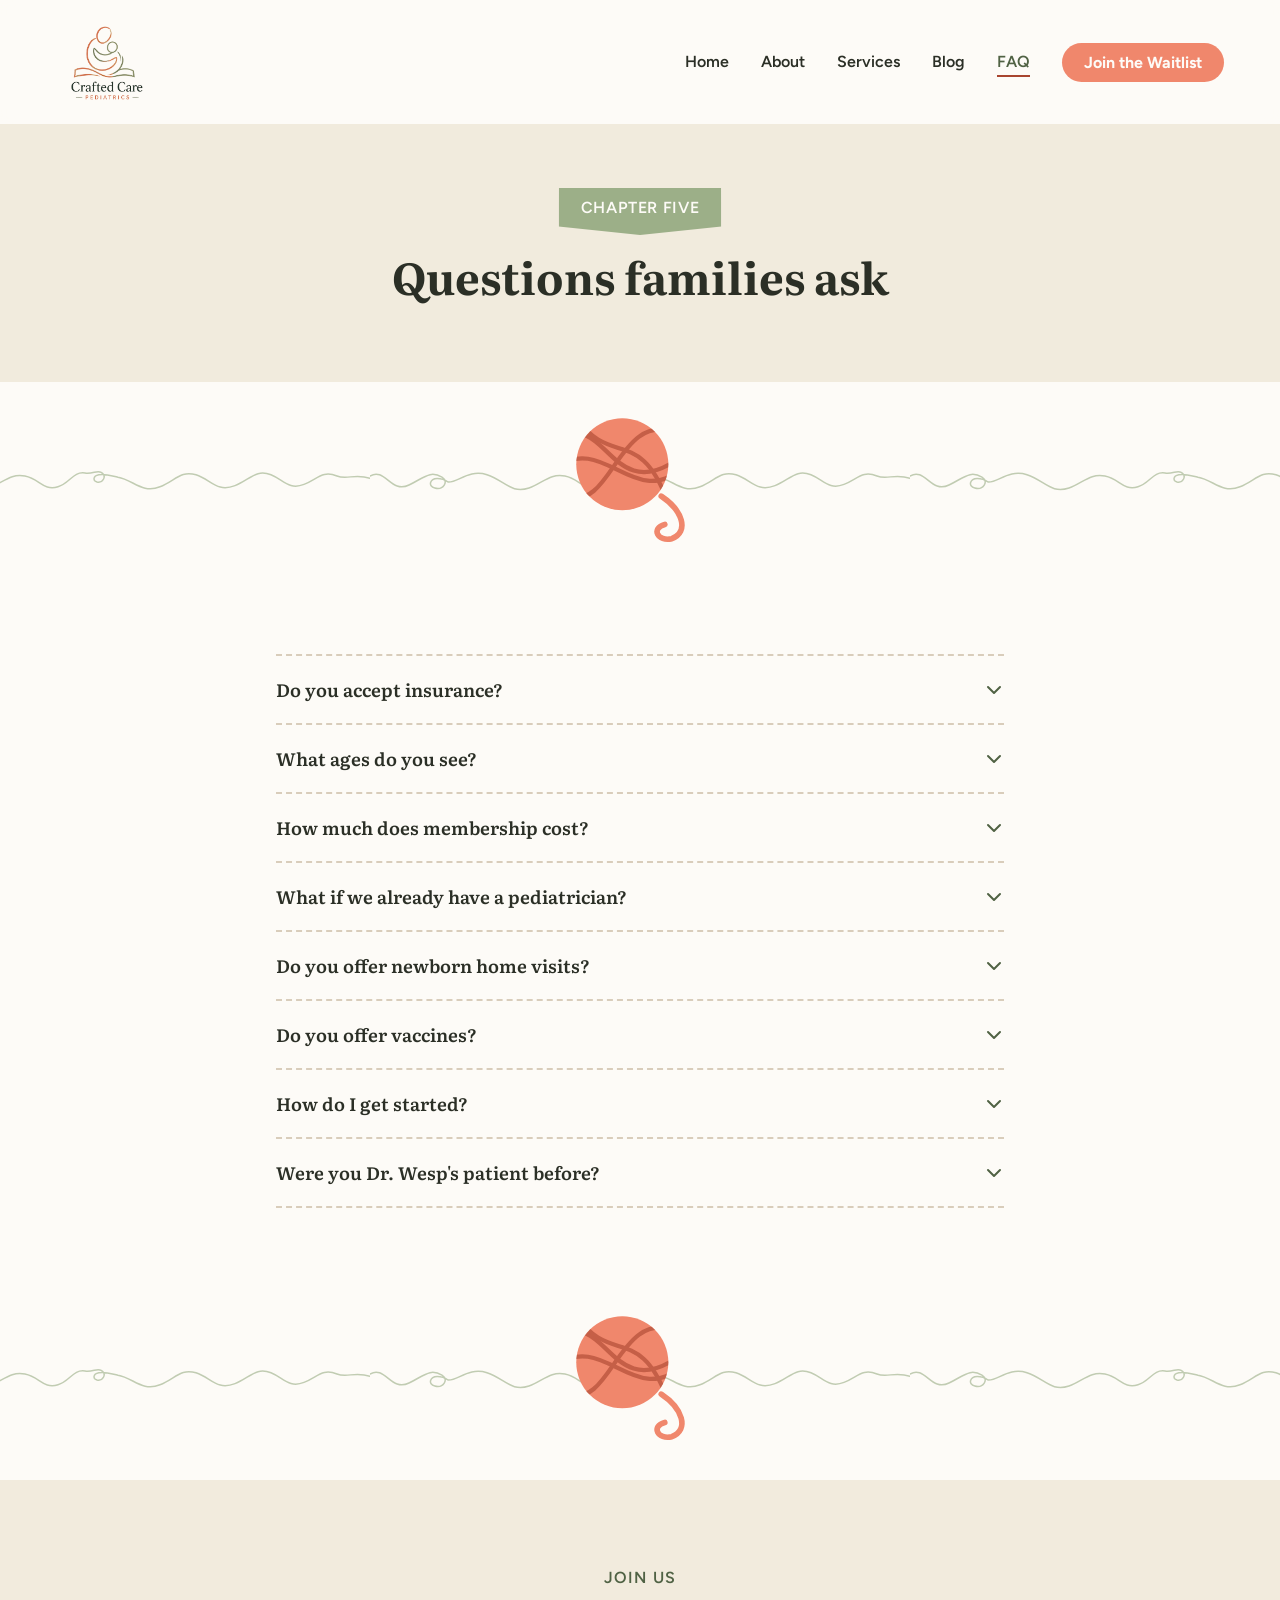
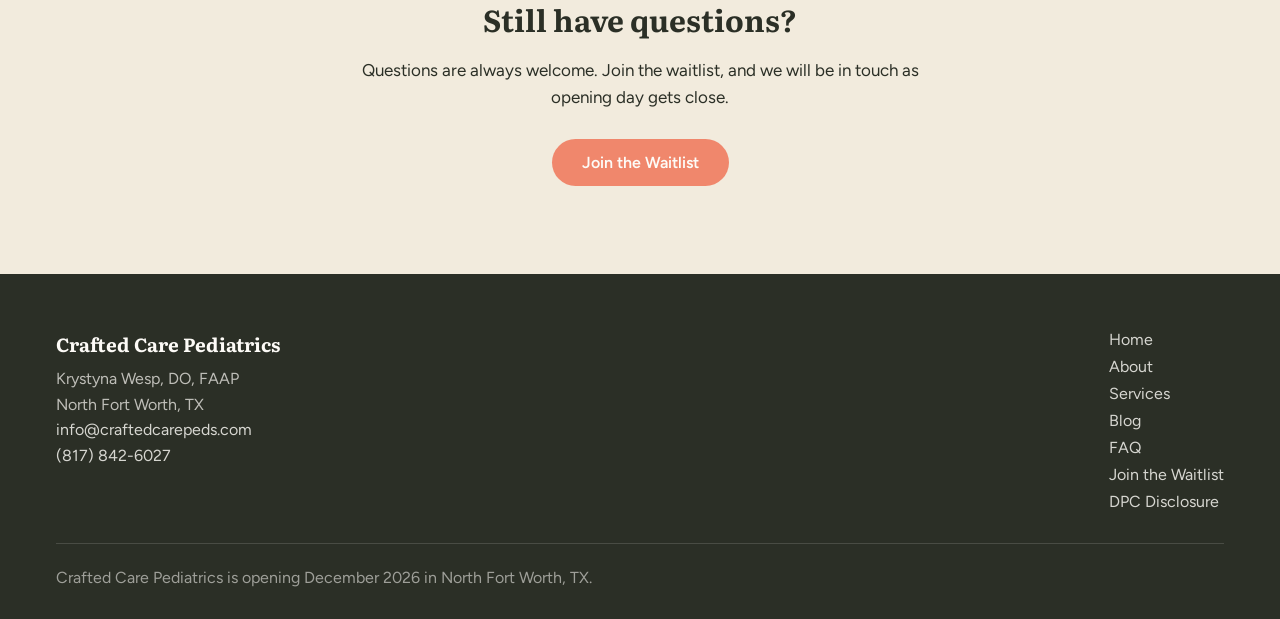
<file: faq.html>
<!doctype html>
<html lang="en">
<head>
<meta charset="utf-8">
<meta name="viewport" content="width=device-width, initial-scale=1">
<title>Frequently Asked Questions | Crafted Care Pediatrics</title>
<meta name="description" content="Answers to common questions about Crafted Care Pediatrics: insurance, ages seen, membership cost, home visits, vaccines, and how to get started.">
<link rel="stylesheet" href="https://fonts.googleapis.com/css2?family=Literata:wght@400;500;600;700&family=Figtree:wght@400;500;600;700&display=swap">
<link rel="stylesheet" href="assets/site.css">
</head>
<body>

<div class="site-header" data-header>
  <a href="index.html" class="logo-lockup">
    <img class="logo-mark" src="assets/logo-lockup-color.png" alt="Crafted Care Pediatrics" style="height:84px; display:block;">
  </a>
  <button class="nav-toggle" aria-label="Toggle menu" aria-expanded="false">
    <svg viewBox="0 0 24 24" fill="none" stroke="currentColor" stroke-width="2" stroke-linecap="round" stroke-linejoin="round"><line x1="3" y1="6" x2="21" y2="6"></line><line x1="3" y1="12" x2="21" y2="12"></line><line x1="3" y1="18" x2="21" y2="18"></line></svg>
  </button>
  <div class="nav-links">
    <a href="index.html" class="nav-link">Home</a>
    <a href="about.html" class="nav-link">About</a>
    <a href="services.html" class="nav-link">Services</a>
    <a href="blog.html" class="nav-link">Blog</a>
    <a href="faq.html" class="nav-link active">FAQ</a>
    <a href="join.html" class="nav-cta">Join the Waitlist</a>
  </div>
</div>

<div class="page-hero local-texture" style="--local-photo:url('https://images.unsplash.com/photo-1641084700019-f2db3e6cb66c?w=1600&h=500&fit=crop&q=58&fm=webp');">
  <div class="page-hero-inner reveal">
    <div class="bookmark-tag">Chapter Five</div>
    <div class="cc-h1">Questions families ask</div>
  </div>
</div>

<div class="yarn-break" aria-hidden="true"></div>

<div style="max-width:840px; margin:0 auto; padding:72px 56px;">
  <div class="reveal">
    <div class="faq-item">
      <button class="faq-q-row" aria-expanded="false">
        <span class="cc-faq-q">Do you accept insurance?</span>
        <svg class="faq-chevron" viewBox="0 0 20 20" fill="none"><path d="M4 8l6 6 6-6" stroke="currentColor" stroke-width="2" stroke-linecap="round" stroke-linejoin="round"/></svg>
      </button>
      <div class="faq-a-wrap"><div class="faq-a-inner">
        <div class="cc-body">Crafted Care does not bill insurance for visits. One monthly membership covers your child's everyday primary care. Many families still use insurance for labs, imaging, specialists, and prescriptions.</div>
      </div></div>
    </div>
    <div class="faq-item">
      <button class="faq-q-row" aria-expanded="false">
        <span class="cc-faq-q">What ages do you see?</span>
        <svg class="faq-chevron" viewBox="0 0 20 20" fill="none"><path d="M4 8l6 6 6-6" stroke="currentColor" stroke-width="2" stroke-linecap="round" stroke-linejoin="round"/></svg>
      </button>
      <div class="faq-a-wrap"><div class="faq-a-inner">
        <div class="cc-body">From birth to adulthood (through age 21), including behavioral health and whole-child care as your child grows.</div>
      </div></div>
    </div>
    <div class="faq-item">
      <button class="faq-q-row" aria-expanded="false">
        <span class="cc-faq-q">How much does membership cost?</span>
        <svg class="faq-chevron" viewBox="0 0 20 20" fill="none"><path d="M4 8l6 6 6-6" stroke="currentColor" stroke-width="2" stroke-linecap="round" stroke-linejoin="round"/></svg>
      </button>
      <div class="faq-a-wrap"><div class="faq-a-inner">
        <div class="cc-body" style="margin-bottom:10px;">Membership is priced by age, with monthly or annual billing:</div>
        <ul class="cc-body" style="margin:0 0 10px; padding-left:20px; display:flex; flex-direction:column; gap:6px;">
          <li><strong>Birth&ndash;2 years:</strong> $200/month</li>
          <li><strong>2&ndash;6 years:</strong> $175/month</li>
          <li><strong>6&ndash;21 years:</strong> $150/month</li>
        </ul>
        <div class="cc-body">Have more than one child? Contact the clinic to ask about family discounts. See the full <a href="membership.html">membership details</a>.</div>
      </div></div>
    </div>
    <div class="faq-item">
      <button class="faq-q-row" aria-expanded="false">
        <span class="cc-faq-q">What if we already have a pediatrician?</span>
        <svg class="faq-chevron" viewBox="0 0 20 20" fill="none"><path d="M4 8l6 6 6-6" stroke="currentColor" stroke-width="2" stroke-linecap="round" stroke-linejoin="round"/></svg>
      </button>
      <div class="faq-a-wrap"><div class="faq-a-inner">
        <div class="cc-body">You're welcome to join the waitlist and make the switch whenever it feels right. Most families start with a meet and greet before deciding.</div>
      </div></div>
    </div>
    <div class="faq-item">
      <button class="faq-q-row" aria-expanded="false">
        <span class="cc-faq-q">Do you offer newborn home visits?</span>
        <svg class="faq-chevron" viewBox="0 0 20 20" fill="none"><path d="M4 8l6 6 6-6" stroke="currentColor" stroke-width="2" stroke-linecap="round" stroke-linejoin="round"/></svg>
      </button>
      <div class="faq-a-wrap"><div class="faq-a-inner">
        <div class="cc-body">Yes, as an optional add-on. For the first 2 months, Dr. Wesp can come to you for an additional $100/month instead of your family packing up for the office. Prefer to come in? That is always fine too. <a href="newborn-care.html">More on newborn care</a>.</div>
      </div></div>
    </div>
    <div class="faq-item">
      <button class="faq-q-row" aria-expanded="false">
        <span class="cc-faq-q">Do you offer vaccines?</span>
        <svg class="faq-chevron" viewBox="0 0 20 20" fill="none"><path d="M4 8l6 6 6-6" stroke="currentColor" stroke-width="2" stroke-linecap="round" stroke-linejoin="round"/></svg>
      </button>
      <div class="faq-a-wrap"><div class="faq-a-inner">
        <div class="cc-body">Vaccinations are recommended for all patients at Crafted Care Pediatrics, in accordance with <a href="https://www.aap.org/en/patient-care/immunizations/" target="_blank" rel="noopener">AAP guidelines</a>. Dr. Wesp is always happy to answer any questions you have about vaccines and the recommended schedule. She is a passionate advocate for both vaccines and parent autonomy, so we recommend scheduling a free meet and greet with Dr. Wesp to make sure Crafted Care is the right fit for your family.</div>
      </div></div>
    </div>
    <div class="faq-item">
      <button class="faq-q-row" aria-expanded="false">
        <span class="cc-faq-q">How do I get started?</span>
        <svg class="faq-chevron" viewBox="0 0 20 20" fill="none"><path d="M4 8l6 6 6-6" stroke="currentColor" stroke-width="2" stroke-linecap="round" stroke-linejoin="round"/></svg>
      </button>
      <div class="faq-a-wrap"><div class="faq-a-inner">
        <div class="cc-body">Join the waitlist today. Once Crafted Care opens in December 2026, you will be invited to schedule a meet and greet.</div>
      </div></div>
    </div>
    <div class="faq-item">
      <button class="faq-q-row" aria-expanded="false">
        <span class="cc-faq-q">Were you Dr. Wesp's patient before?</span>
        <svg class="faq-chevron" viewBox="0 0 20 20" fill="none"><path d="M4 8l6 6 6-6" stroke="currentColor" stroke-width="2" stroke-linecap="round" stroke-linejoin="round"/></svg>
      </button>
      <div class="faq-a-wrap"><div class="faq-a-inner">
        <div class="cc-body" style="margin-bottom:14px;">Welcome back. Families who saw Dr. Wesp before have their own waitlist form, and may qualify for a returning-patient discount.</div>
        <a href="join.html#returning" class="cc-btn-outline">Returning patient? Join here</a>
      </div></div>
    </div>
  </div>
</div>

<div class="yarn-break" aria-hidden="true"></div>

<!-- Final CTA -->
<div style="background:var(--cream); padding:88px 56px; text-align:center;">
  <div class="reveal" style="max-width:600px; margin:0 auto;">
    <div class="cc-eyebrow" style="margin-bottom:10px;">Join us</div>
    <div class="cc-h2" style="margin-bottom:16px;">Still have questions?</div>
    <p class="hero-lead" style="margin-bottom:28px;">Questions are always welcome. Join the waitlist, and we will be in touch as opening day gets close.</p>
    <a href="join.html" class="cc-btn-coral">Join the Waitlist</a>
  </div>
</div>

<footer class="site-footer">
  <div class="site-footer-grid">
    <div>
      <div class="site-footer-brand">Crafted Care Pediatrics</div>
      <div class="cc-body" style="color:rgba(253,251,247,0.7);">Krystyna Wesp, DO, FAAP</div>
      <div class="cc-body" style="color:rgba(253,251,247,0.7);">North Fort Worth, TX</div>
      <div class="cc-body" style="color:rgba(253,251,247,0.7);"><a href="mailto:info@craftedcarepeds.com">info@craftedcarepeds.com</a></div>
      <div class="cc-body" style="color:rgba(253,251,247,0.7);"><a href="tel:+18178426027">(817) 842-6027</a></div>
    </div>
    <div class="site-footer-links">
      <a href="index.html">Home</a>
      <a href="about.html">About</a>
      <a href="services.html">Services</a>
      <a href="blog.html">Blog</a>
      <a href="faq.html">FAQ</a>
      <a href="join.html">Join the Waitlist</a>
      <a href="disclosure.html">DPC Disclosure</a>
    </div>
  </div>
  <div class="site-footer-bottom">Crafted Care Pediatrics is opening December 2026 in North Fort Worth, TX.</div>
</footer>

<script src="assets/site.js"></script>
</body>
</html>
</file>
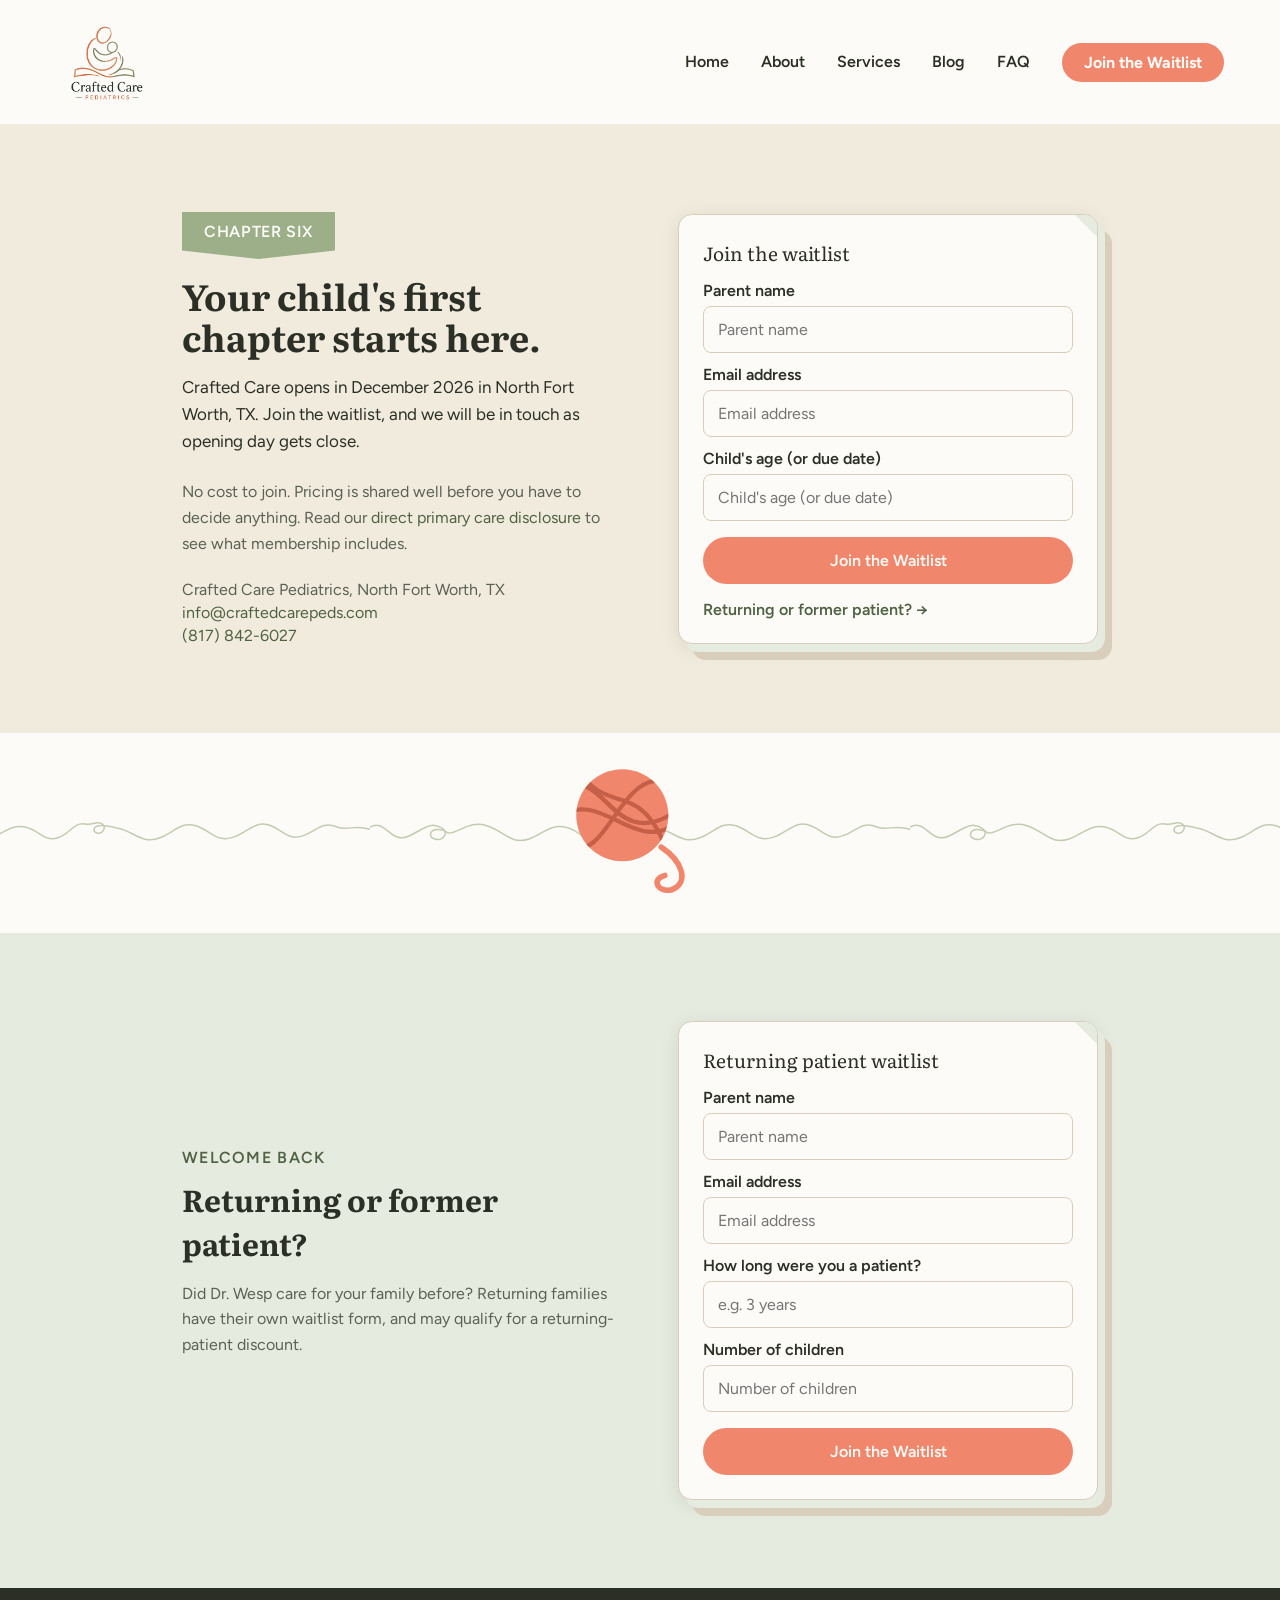
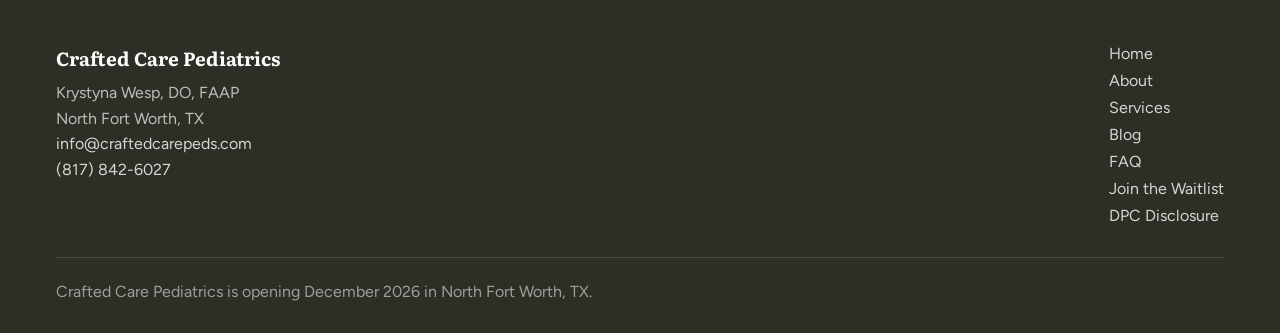
<file: join.html>
<!doctype html>
<html lang="en">
<head>
<meta charset="utf-8">
<meta name="viewport" content="width=device-width, initial-scale=1">
<title>Join the Waitlist | Crafted Care Pediatrics</title>
<meta name="description" content="Join the waitlist for Crafted Care Pediatrics, opening December 2026 in North Fort Worth, TX. No cost to join, and pricing is shared before you decide.">
<link rel="stylesheet" href="https://fonts.googleapis.com/css2?family=Literata:wght@400;500;600;700&family=Figtree:wght@400;500;600;700&display=swap">
<link rel="stylesheet" href="assets/site.css">
</head>
<body>

<div class="site-header" data-header>
  <a href="index.html" class="logo-lockup">
    <img class="logo-mark" src="assets/logo-lockup-color.png" alt="Crafted Care Pediatrics" style="height:84px; display:block;">
  </a>
  <button class="nav-toggle" aria-label="Toggle menu" aria-expanded="false">
    <svg viewBox="0 0 24 24" fill="none" stroke="currentColor" stroke-width="2" stroke-linecap="round" stroke-linejoin="round"><line x1="3" y1="6" x2="21" y2="6"></line><line x1="3" y1="12" x2="21" y2="12"></line><line x1="3" y1="18" x2="21" y2="18"></line></svg>
  </button>
  <div class="nav-links">
    <a href="index.html" class="nav-link">Home</a>
    <a href="about.html" class="nav-link">About</a>
    <a href="services.html" class="nav-link">Services</a>
    <a href="blog.html" class="nav-link">Blog</a>
    <a href="faq.html" class="nav-link">FAQ</a>
    <a href="join.html" class="nav-cta">Join the Waitlist</a>
  </div>
</div>

<div class="local-texture" style="background:var(--cream); padding:88px 56px; --local-photo:url('https://images.unsplash.com/photo-1641084700019-f2db3e6cb66c?w=1600&h=500&fit=crop&q=58&fm=webp');">
  <div class="cc-row reveal" style="max-width:1100px; margin:0 auto; flex-wrap:wrap; align-items:center; justify-content:center; gap:56px;">
    <div style="flex:1; min-width:300px; max-width:440px;">
      <div class="bookmark-tag">Chapter Six</div>
      <div class="cc-h1" style="font-size:36px; margin-bottom:16px;">Your child's first chapter starts here.</div>
      <p class="hero-lead" style="margin-bottom:24px;">Crafted Care opens in December 2026 in North Fort Worth, TX. Join the waitlist, and we will be in touch as opening day gets close.</p>
      <p class="cc-body" style="margin-bottom:24px;">No cost to join. Pricing is shared well before you have to decide anything. Read our <a href="disclosure.html">direct primary care disclosure</a> to see what membership includes.</p>
      <div style="display:flex; flex-direction:column; gap:4px; font-size:16px; color:var(--text-muted);">
        <span>Crafted Care Pediatrics, North Fort Worth, TX</span>
        <span><a href="mailto:info@craftedcarepeds.com">info@craftedcarepeds.com</a></span>
        <span><a href="tel:+18178426027">(817) 842-6027</a></span>
      </div>
    </div>
    <div class="cc-card" style="flex:1; min-width:300px; max-width:420px;">
      <div class="cc-card-title" style="margin-bottom:14px;">Join the waitlist</div>
      <form class="waitlist-form" id="waitlistForm">
        <label for="wl-name">Parent name</label>
        <input id="wl-name" name="parentName" type="text" placeholder="Parent name" required autocomplete="name">
        <label for="wl-email">Email address</label>
        <input id="wl-email" name="email" type="email" placeholder="Email address" required autocomplete="email">
        <label for="wl-age">Child's age (or due date)</label>
        <input id="wl-age" name="childAge" type="text" placeholder="Child's age (or due date)" required>
        <button class="cc-btn-coral" type="submit" style="margin-top:4px;">Join the Waitlist</button>
      </form>
      <div id="waitlistSuccess" hidden>
        <div class="cc-card-title" style="margin-bottom:8px;">You're on the list.</div>
        <p class="cc-body">Thank you. We will be in touch as opening day gets close.</p>
      </div>
      <div style="margin-top:16px;">
        <a href="#returning" style="font-weight:600;">Returning or former patient? &rarr;</a>
      </div>
    </div>
  </div>
</div>

<div class="yarn-break" aria-hidden="true"></div>

<div id="returning" style="background:var(--sage-mist); padding:88px 56px; scroll-margin-top:88px;">
  <div class="cc-row reveal" style="max-width:1100px; margin:0 auto; flex-wrap:wrap; align-items:center; justify-content:center; gap:56px;">
    <div style="flex:1; min-width:300px; max-width:440px;">
      <div class="cc-eyebrow" style="margin-bottom:10px;">Welcome back</div>
      <div class="cc-h2" style="margin-bottom:16px;">Returning or former patient?</div>
      <p class="cc-body">Did Dr. Wesp care for your family before? Returning families have their own waitlist form, and may qualify for a returning-patient discount.</p>
    </div>
    <div class="cc-card" style="flex:1; min-width:300px; max-width:420px;">
      <div class="cc-card-title" style="margin-bottom:14px;">Returning patient waitlist</div>
      <form class="waitlist-form" id="returningForm">
        <label for="rt-name">Parent name</label>
        <input id="rt-name" name="parentName" type="text" placeholder="Parent name" required autocomplete="name">
        <label for="rt-email">Email address</label>
        <input id="rt-email" name="email" type="email" placeholder="Email address" required autocomplete="email">
        <label for="rt-length">How long were you a patient?</label>
        <input id="rt-length" name="patientLength" type="text" placeholder="e.g. 3 years" required>
        <label for="rt-children">Number of children</label>
        <input id="rt-children" name="numChildren" type="text" placeholder="Number of children" required>
        <button class="cc-btn-coral" type="submit" style="margin-top:4px;">Join the Waitlist</button>
      </form>
      <div id="returningSuccess" hidden>
        <div class="cc-card-title" style="margin-bottom:8px;">You're on the list.</div>
        <p class="cc-body">Welcome back. We will be in touch as opening day gets close.</p>
      </div>
    </div>
  </div>
</div>

<footer class="site-footer">
  <div class="site-footer-grid">
    <div>
      <div class="site-footer-brand">Crafted Care Pediatrics</div>
      <div class="cc-body" style="color:rgba(253,251,247,0.7);">Krystyna Wesp, DO, FAAP</div>
      <div class="cc-body" style="color:rgba(253,251,247,0.7);">North Fort Worth, TX</div>
      <div class="cc-body" style="color:rgba(253,251,247,0.7);"><a href="mailto:info@craftedcarepeds.com">info@craftedcarepeds.com</a></div>
      <div class="cc-body" style="color:rgba(253,251,247,0.7);"><a href="tel:+18178426027">(817) 842-6027</a></div>
    </div>
    <div class="site-footer-links">
      <a href="index.html">Home</a>
      <a href="about.html">About</a>
      <a href="services.html">Services</a>
      <a href="blog.html">Blog</a>
      <a href="faq.html">FAQ</a>
      <a href="join.html">Join the Waitlist</a>
      <a href="disclosure.html">DPC Disclosure</a>
    </div>
  </div>
  <div class="site-footer-bottom">Crafted Care Pediatrics is opening December 2026 in North Fort Worth, TX.</div>
</footer>

<script src="assets/site.js"></script>
</body>
</html>
</file>
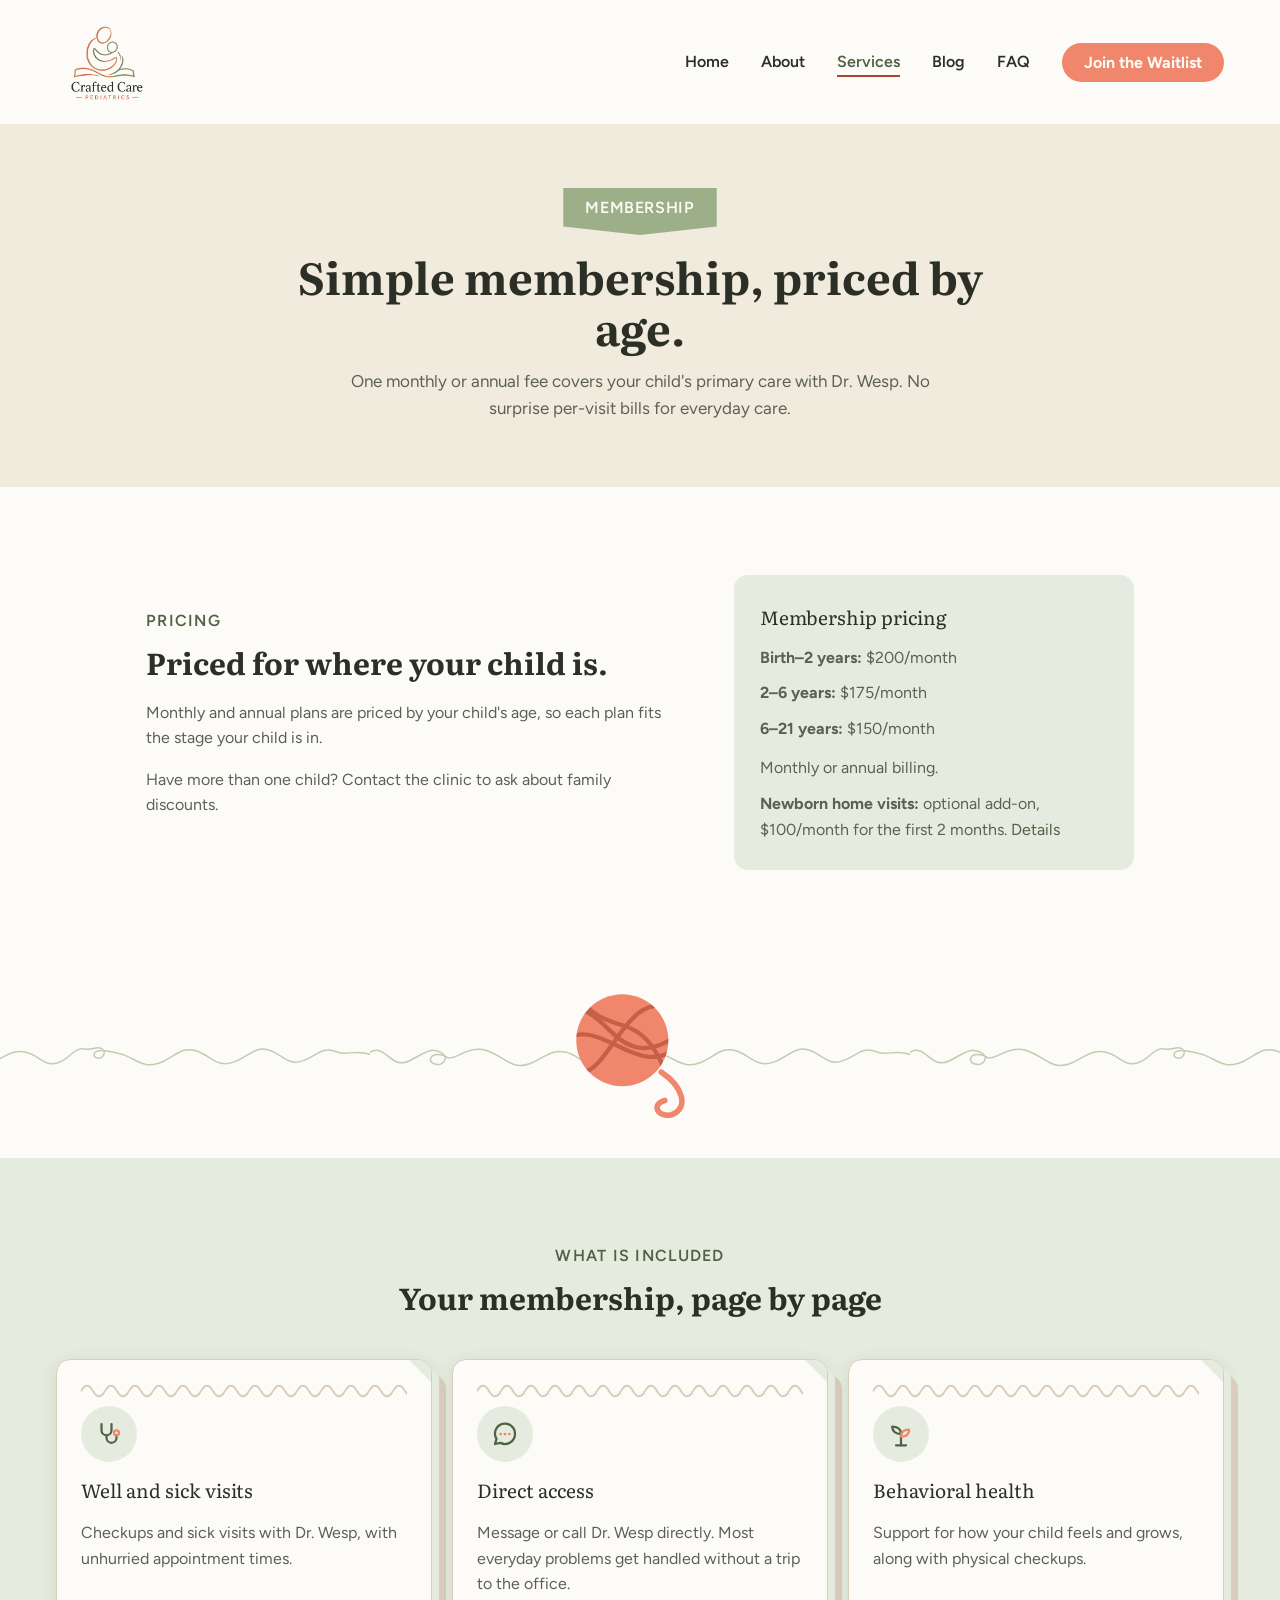
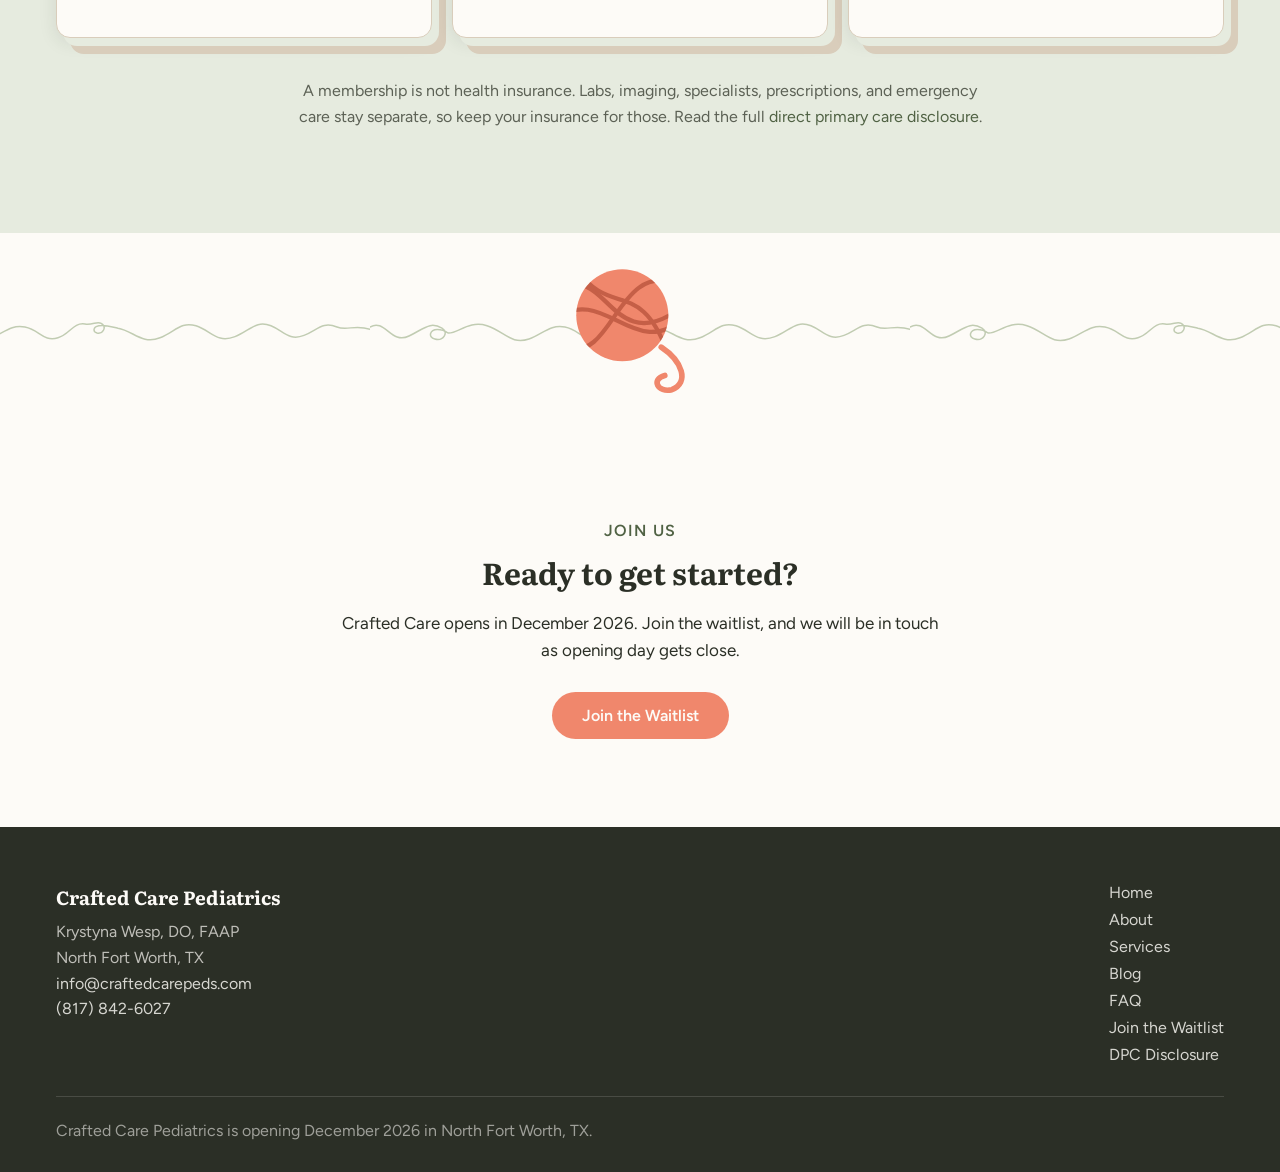
<file: membership.html>
<!doctype html>
<html lang="en">
<head>
<meta charset="utf-8">
<meta name="viewport" content="width=device-width, initial-scale=1">
<title>Membership &amp; Pricing | Crafted Care Pediatrics</title>
<meta name="description" content="Simple monthly or annual membership at Crafted Care Pediatrics, priced by your child's age. No per-visit bills for everyday care.">
<link rel="stylesheet" href="https://fonts.googleapis.com/css2?family=Literata:wght@400;500;600;700&family=Figtree:wght@400;500;600;700&display=swap">
<link rel="stylesheet" href="assets/site.css">
</head>
<body>

<div class="site-header" data-header>
  <a href="index.html" class="logo-lockup">
    <img class="logo-mark" src="assets/logo-lockup-color.png" alt="Crafted Care Pediatrics" style="height:84px; display:block;">
  </a>
  <button class="nav-toggle" aria-label="Toggle menu" aria-expanded="false">
    <svg viewBox="0 0 24 24" fill="none" stroke="currentColor" stroke-width="2" stroke-linecap="round" stroke-linejoin="round"><line x1="3" y1="6" x2="21" y2="6"></line><line x1="3" y1="12" x2="21" y2="12"></line><line x1="3" y1="18" x2="21" y2="18"></line></svg>
  </button>
  <div class="nav-links">
    <a href="index.html" class="nav-link">Home</a>
    <a href="about.html" class="nav-link">About</a>
    <a href="services.html" class="nav-link active">Services</a>
    <a href="blog.html" class="nav-link">Blog</a>
    <a href="faq.html" class="nav-link">FAQ</a>
    <a href="join.html" class="nav-cta">Join the Waitlist</a>
  </div>
</div>

<div class="page-hero local-texture" style="--local-photo:url('https://images.unsplash.com/photo-1641084700019-f2db3e6cb66c?w=1600&h=500&fit=crop&q=58&fm=webp');">
  <div class="page-hero-inner reveal">
    <div class="bookmark-tag">Membership</div>
    <div class="cc-h1">Simple membership, priced by age.</div>
    <p class="cc-body" style="margin-top:16px;">One monthly or annual fee covers your child's primary care with Dr. Wesp. No surprise per-visit bills for everyday care.</p>
  </div>
</div>

<div id="pricing" style="max-width:1100px; margin:0 auto; padding:88px 56px; scroll-margin-top:88px;">
  <div class="cc-row reveal" style="flex-wrap:wrap; align-items:center; gap:48px;">
    <div style="flex:1; min-width:300px;">
      <div class="cc-eyebrow" style="margin-bottom:10px;">Pricing</div>
      <div class="cc-h2" style="margin-bottom:16px;">Priced for where your child is.</div>
      <p class="cc-body" style="margin-bottom:14px;">Monthly and annual plans are priced by your child's age, so each plan fits the stage your child is in.</p>
      <p class="cc-body">Have more than one child? Contact the clinic to ask about family discounts.</p>
    </div>
    <div class="info-panel" style="flex:1; min-width:280px; max-width:400px;">
      <div class="cc-card-title" style="margin-bottom:14px;">Membership pricing</div>
      <div style="display:flex; flex-direction:column; gap:10px;">
        <span class="cc-body"><strong>Birth&ndash;2 years:</strong> $200/month</span>
        <span class="cc-body"><strong>2&ndash;6 years:</strong> $175/month</span>
        <span class="cc-body"><strong>6&ndash;21 years:</strong> $150/month</span>
      </div>
      <p class="cc-body" style="margin:14px 0 0;">Monthly or annual billing.</p>
      <p class="cc-body" style="margin:10px 0 0;"><strong>Newborn home visits:</strong> optional add-on, $100/month for the first 2 months. <a href="newborn-care.html">Details</a></p>
    </div>
  </div>
</div>

<div class="yarn-break" aria-hidden="true"></div>

<div style="background:var(--sage-mist); padding:88px 56px;">
  <div style="max-width:1328px; margin:0 auto;">
    <div class="reveal" style="margin-bottom:40px; text-align:center;">
      <div class="cc-eyebrow" style="margin-bottom:10px;">What is included</div>
      <div class="cc-h2">Your membership, page by page</div>
    </div>
    <div class="benefits-grid">
      <div class="cc-card reveal" style="--d:0ms;"><div class="cc-bookmark"></div><div class="cc-stitch">
        <div class="cc-icon" aria-hidden="true"><svg viewBox="0 0 24 24"><path d="M6 4v5a4 4 0 0 0 8 0V4"/><path d="M10 13v2a4 4 0 0 0 8 0v-2"/><circle class="accent" cx="18" cy="11" r="2"/></svg></div>
        <div class="cc-card-title">Well and sick visits</div>
        <p class="cc-body">Checkups and sick visits with Dr. Wesp, with unhurried appointment times.</p>
      </div></div>
      <div class="cc-card reveal" style="--d:60ms;"><div class="cc-bookmark"></div><div class="cc-stitch">
        <div class="cc-icon" aria-hidden="true"><svg viewBox="0 0 24 24"><path d="M20 12a8 8 0 0 1-11.6 7.1L4 20l1.2-4.1A8 8 0 1 1 20 12z"/><circle class="accent-fill" cx="8.5" cy="12" r="1.1"/><circle class="accent-fill" cx="12" cy="12" r="1.1"/><circle class="accent-fill" cx="15.5" cy="12" r="1.1"/></svg></div>
        <div class="cc-card-title">Direct access</div>
        <p class="cc-body">Message or call Dr. Wesp directly. Most everyday problems get handled without a trip to the office.</p>
      </div></div>
      <div class="cc-card reveal" style="--d:120ms;"><div class="cc-bookmark"></div><div class="cc-stitch">
        <div class="cc-icon" aria-hidden="true"><svg viewBox="0 0 24 24"><path d="M12 21v-9"/><path d="M12 12c0-4-3-6-7-6 0 4 3 6 7 6z"/><path class="accent" d="M12 14c0-3.5 2.5-5.5 6.5-5.5 0 3.5-2.5 5.5-6.5 5.5z"/><path d="M8 21h8"/></svg></div>
        <div class="cc-card-title">Behavioral health</div>
        <p class="cc-body">Support for how your child feels and grows, along with physical checkups.</p>
      </div></div>
    </div>
    <div class="reveal" style="max-width:700px; margin:40px auto 0; text-align:center;">
      <p class="cc-body">A membership is not health insurance. Labs, imaging, specialists, prescriptions, and emergency care stay separate, so keep your insurance for those. Read the full <a href="disclosure.html">direct primary care disclosure</a>.</p>
    </div>
  </div>
</div>

<div class="yarn-break" aria-hidden="true"></div>

<!-- Final CTA -->
<div style="max-width:1328px; margin:0 auto; padding:88px 56px; text-align:center;">
  <div class="reveal" style="max-width:600px; margin:0 auto;">
    <div class="cc-eyebrow" style="margin-bottom:10px;">Join us</div>
    <div class="cc-h2" style="margin-bottom:16px;">Ready to get started?</div>
    <p class="hero-lead" style="margin-bottom:28px;">Crafted Care opens in December 2026. Join the waitlist, and we will be in touch as opening day gets close.</p>
    <a href="join.html" class="cc-btn-coral">Join the Waitlist</a>
  </div>
</div>

<footer class="site-footer">
  <div class="site-footer-grid">
    <div>
      <div class="site-footer-brand">Crafted Care Pediatrics</div>
      <div class="cc-body" style="color:rgba(253,251,247,0.7);">Krystyna Wesp, DO, FAAP</div>
      <div class="cc-body" style="color:rgba(253,251,247,0.7);">North Fort Worth, TX</div>
      <div class="cc-body" style="color:rgba(253,251,247,0.7);"><a href="mailto:info@craftedcarepeds.com">info@craftedcarepeds.com</a></div>
      <div class="cc-body" style="color:rgba(253,251,247,0.7);"><a href="tel:+18178426027">(817) 842-6027</a></div>
    </div>
    <div class="site-footer-links">
      <a href="index.html">Home</a>
      <a href="about.html">About</a>
      <a href="services.html">Services</a>
      <a href="blog.html">Blog</a>
      <a href="faq.html">FAQ</a>
      <a href="join.html">Join the Waitlist</a>
      <a href="disclosure.html">DPC Disclosure</a>
    </div>
  </div>
  <div class="site-footer-bottom">Crafted Care Pediatrics is opening December 2026 in North Fort Worth, TX.</div>
</footer>

<script src="assets/site.js"></script>
</body>
</html>
</file>
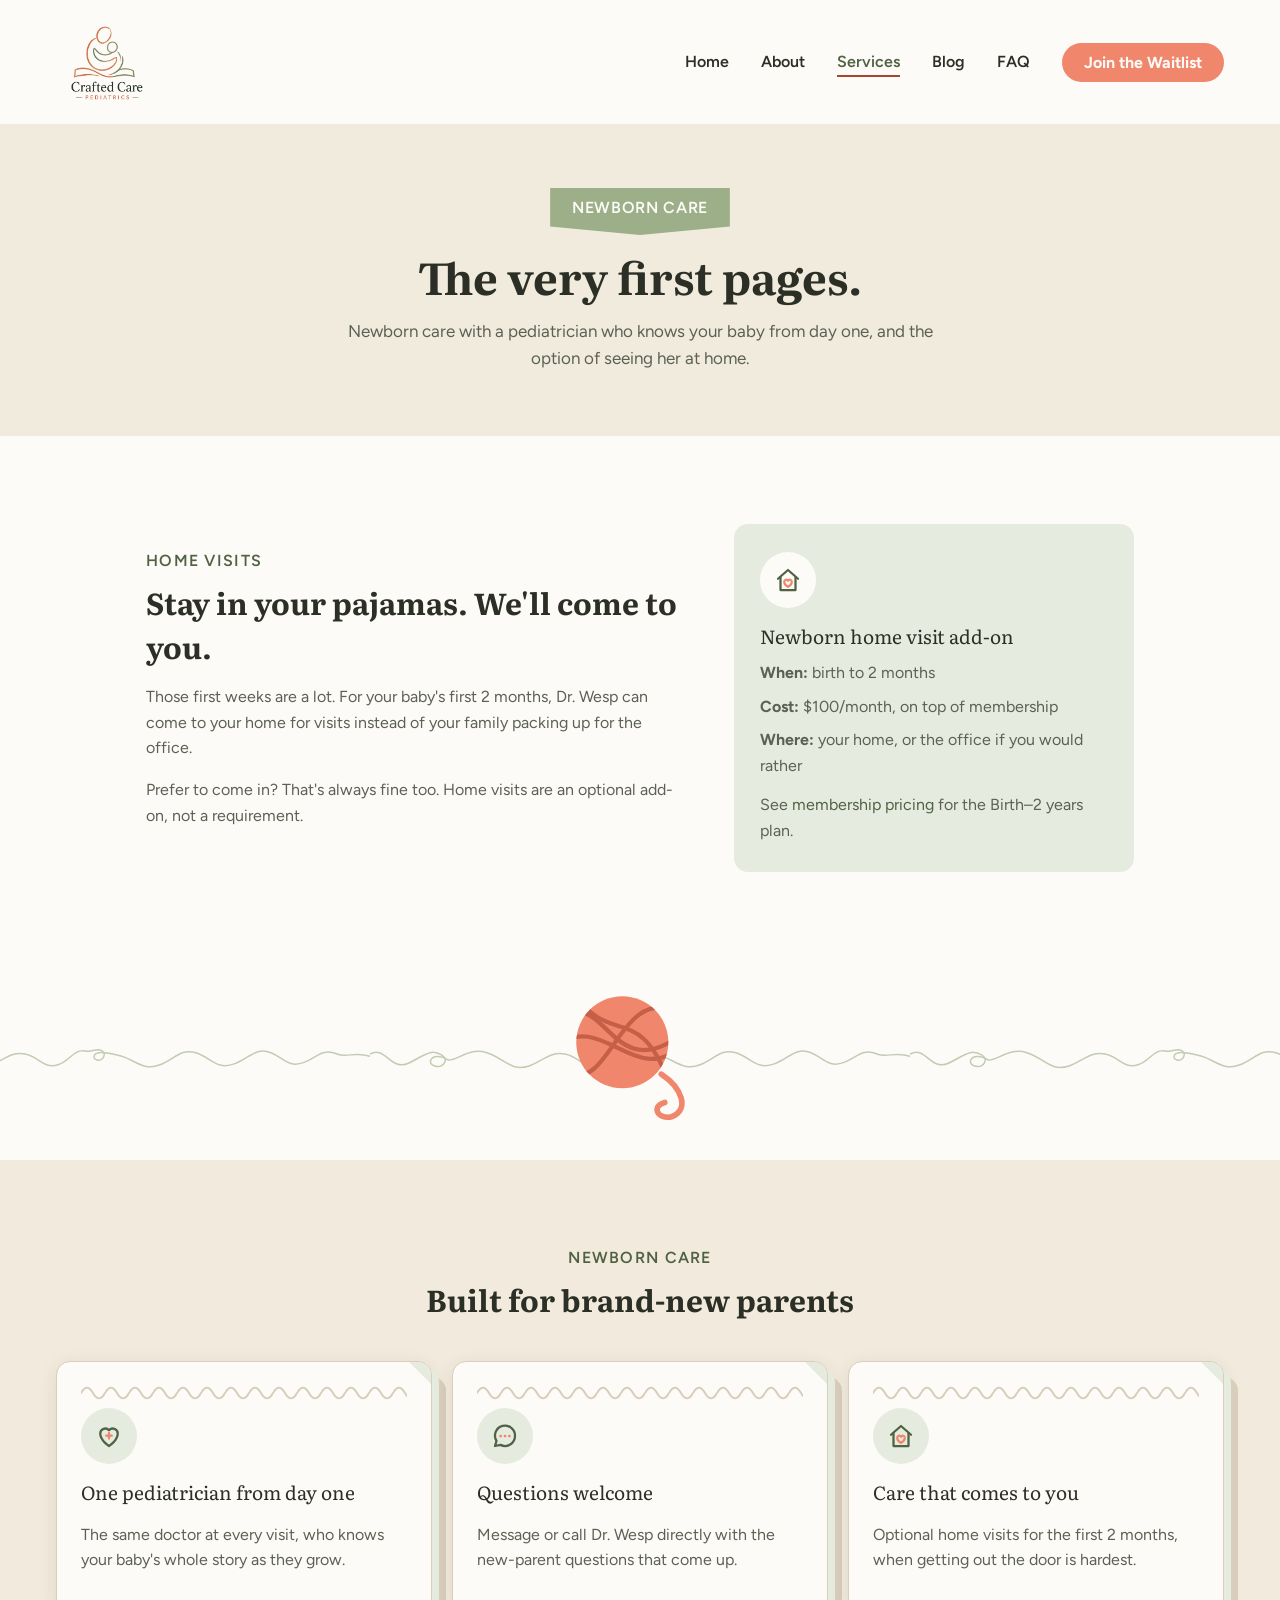
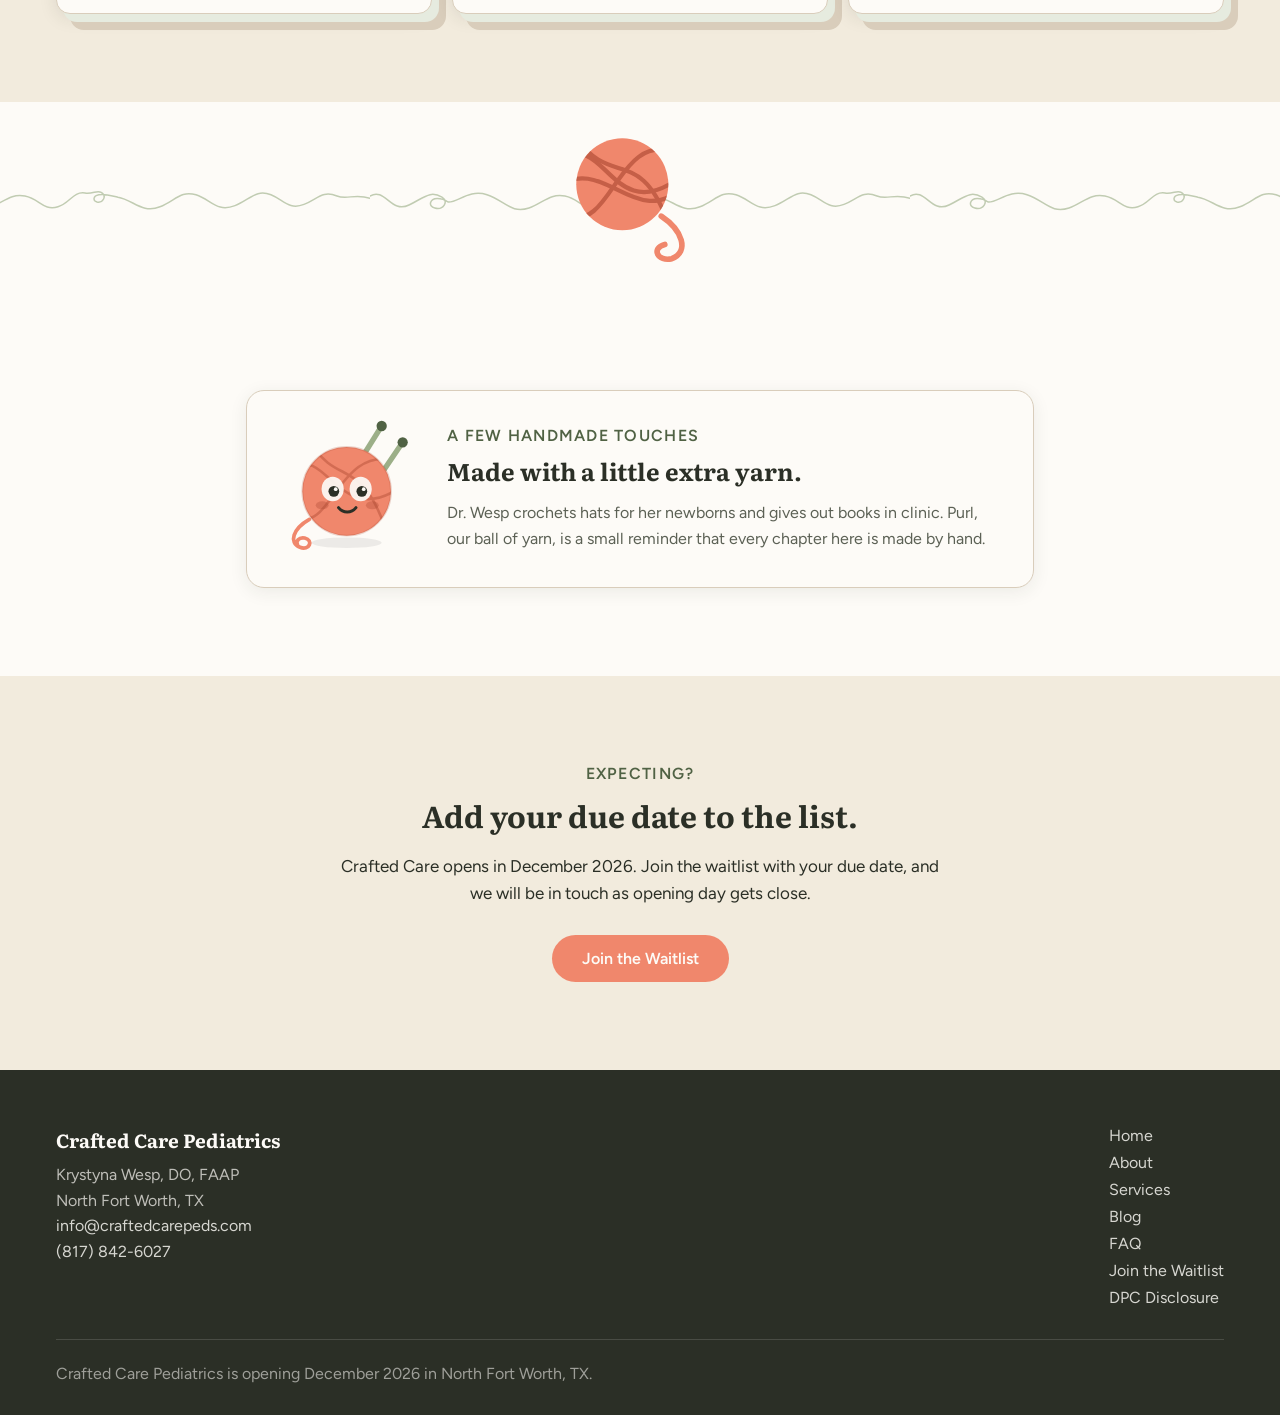
<file: newborn-care.html>
<!doctype html>
<html lang="en">
<head>
<meta charset="utf-8">
<meta name="viewport" content="width=device-width, initial-scale=1">
<title>Newborn Care &amp; Home Visits | Crafted Care Pediatrics</title>
<meta name="description" content="Newborn care at Crafted Care Pediatrics in North Fort Worth, TX, with optional home visits for your baby's first 2 months.">
<link rel="stylesheet" href="https://fonts.googleapis.com/css2?family=Literata:wght@400;500;600;700&family=Figtree:wght@400;500;600;700&display=swap">
<link rel="stylesheet" href="assets/site.css">
</head>
<body>

<div class="site-header" data-header>
  <a href="index.html" class="logo-lockup">
    <img class="logo-mark" src="assets/logo-lockup-color.png" alt="Crafted Care Pediatrics" style="height:84px; display:block;">
  </a>
  <button class="nav-toggle" aria-label="Toggle menu" aria-expanded="false">
    <svg viewBox="0 0 24 24" fill="none" stroke="currentColor" stroke-width="2" stroke-linecap="round" stroke-linejoin="round"><line x1="3" y1="6" x2="21" y2="6"></line><line x1="3" y1="12" x2="21" y2="12"></line><line x1="3" y1="18" x2="21" y2="18"></line></svg>
  </button>
  <div class="nav-links">
    <a href="index.html" class="nav-link">Home</a>
    <a href="about.html" class="nav-link">About</a>
    <a href="services.html" class="nav-link active">Services</a>
    <a href="blog.html" class="nav-link">Blog</a>
    <a href="faq.html" class="nav-link">FAQ</a>
    <a href="join.html" class="nav-cta">Join the Waitlist</a>
  </div>
</div>

<div class="page-hero local-texture" style="--local-photo:url('https://images.unsplash.com/photo-1641084700019-f2db3e6cb66c?w=1600&h=500&fit=crop&q=58&fm=webp');">
  <div class="page-hero-inner reveal">
    <div class="bookmark-tag">Newborn care</div>
    <div class="cc-h1">The very first pages.</div>
    <p class="cc-body" style="margin-top:16px;">Newborn care with a pediatrician who knows your baby from day one, and the option of seeing her at home.</p>
  </div>
</div>

<div style="max-width:1100px; margin:0 auto; padding:88px 56px;">
  <div class="cc-row reveal" style="flex-wrap:wrap; align-items:center; gap:48px;">
    <div style="flex:1; min-width:300px;">
      <div class="cc-eyebrow" style="margin-bottom:10px;">Home visits</div>
      <div class="cc-h2" style="margin-bottom:16px;">Stay in your pajamas. We'll come to you.</div>
      <p class="cc-body" style="margin-bottom:14px;">Those first weeks are a lot. For your baby's first 2 months, Dr. Wesp can come to your home for visits instead of your family packing up for the office.</p>
      <p class="cc-body">Prefer to come in? That's always fine too. Home visits are an optional add-on, not a requirement.</p>
    </div>
    <div class="info-panel" style="flex:1; min-width:280px; max-width:400px;">
      <div class="cc-icon" aria-hidden="true" style="background:var(--paper);"><svg viewBox="0 0 24 24"><path d="M4 11l8-7 8 7"/><path d="M6 9.5V20h12V9.5"/><path class="accent" d="M12 17.5s-3-1.8-3-4a1.6 1.6 0 0 1 3-.9 1.6 1.6 0 0 1 3 .9c0 2.2-3 4-3 4z"/></svg></div>
      <div class="cc-card-title" style="margin-bottom:10px;">Newborn home visit add-on</div>
      <div class="cc-body" style="display:flex; flex-direction:column; gap:8px;">
        <span><strong>When:</strong> birth to 2 months</span>
        <span><strong>Cost:</strong> $100/month, on top of membership</span>
        <span><strong>Where:</strong> your home, or the office if you would rather</span>
      </div>
      <p class="cc-body" style="margin:14px 0 0;">See <a href="membership.html">membership pricing</a> for the Birth&ndash;2 years plan.</p>
    </div>
  </div>
</div>

<div class="yarn-break" aria-hidden="true"></div>

<div style="background:var(--cream); padding:88px 56px;">
  <div style="max-width:1328px; margin:0 auto;">
    <div class="reveal" style="margin-bottom:40px; text-align:center;">
      <div class="cc-eyebrow" style="margin-bottom:10px;">Newborn care</div>
      <div class="cc-h2">Built for brand-new parents</div>
    </div>
    <div class="benefits-grid">
      <div class="cc-card reveal" style="--d:0ms;"><div class="cc-bookmark"></div><div class="cc-stitch">
        <div class="cc-icon" aria-hidden="true"><svg viewBox="0 0 24 24"><path d="M12 20s-7-4.4-7-10a4 4 0 0 1 7-2.6A4 4 0 0 1 19 10c0 5.6-7 10-7 10z"/><path class="accent" d="M12 9.5v4.5M9.75 11.75h4.5"/></svg></div>
        <div class="cc-card-title">One pediatrician from day one</div>
        <p class="cc-body">The same doctor at every visit, who knows your baby's whole story as they grow.</p>
      </div></div>
      <div class="cc-card reveal" style="--d:60ms;"><div class="cc-bookmark"></div><div class="cc-stitch">
        <div class="cc-icon" aria-hidden="true"><svg viewBox="0 0 24 24"><path d="M20 12a8 8 0 0 1-11.6 7.1L4 20l1.2-4.1A8 8 0 1 1 20 12z"/><circle class="accent-fill" cx="8.5" cy="12" r="1.1"/><circle class="accent-fill" cx="12" cy="12" r="1.1"/><circle class="accent-fill" cx="15.5" cy="12" r="1.1"/></svg></div>
        <div class="cc-card-title">Questions welcome</div>
        <p class="cc-body">Message or call Dr. Wesp directly with the new-parent questions that come up.</p>
      </div></div>
      <div class="cc-card reveal" style="--d:120ms;"><div class="cc-bookmark"></div><div class="cc-stitch">
        <div class="cc-icon" aria-hidden="true"><svg viewBox="0 0 24 24"><path d="M4 11l8-7 8 7"/><path d="M6 9.5V20h12V9.5"/><path class="accent" d="M12 17.5s-3-1.8-3-4a1.6 1.6 0 0 1 3-.9 1.6 1.6 0 0 1 3 .9c0 2.2-3 4-3 4z"/></svg></div>
        <div class="cc-card-title">Care that comes to you</div>
        <p class="cc-body">Optional home visits for the first 2 months, when getting out the door is hardest.</p>
      </div></div>
    </div>
  </div>
</div>

<div class="yarn-break" aria-hidden="true"></div>

<!-- Purl -->
<div style="max-width:900px; margin:0 auto; padding:88px 56px;">
  <div class="purl-note reveal">
    <img class="purl purl--bob" src="assets/purl.svg" alt="" width="140" height="140" style="flex-shrink:0;">
    <div>
      <div class="cc-eyebrow" style="margin-bottom:8px;">A few handmade touches</div>
      <div class="cc-h2" style="font-size:24px; margin-bottom:12px;">Made with a little extra yarn.</div>
      <p class="cc-body" style="margin:0;">Dr. Wesp crochets hats for her newborns and gives out books in clinic. Purl, our ball of yarn, is a small reminder that every chapter here is made by hand.</p>
    </div>
  </div>
</div>

<!-- Final CTA -->
<div style="background:var(--cream); padding:88px 56px; text-align:center;">
  <div class="reveal" style="max-width:600px; margin:0 auto;">
    <div class="cc-eyebrow" style="margin-bottom:10px;">Expecting?</div>
    <div class="cc-h2" style="margin-bottom:16px;">Add your due date to the list.</div>
    <p class="hero-lead" style="margin-bottom:28px;">Crafted Care opens in December 2026. Join the waitlist with your due date, and we will be in touch as opening day gets close.</p>
    <a href="join.html" class="cc-btn-coral">Join the Waitlist</a>
  </div>
</div>

<footer class="site-footer">
  <div class="site-footer-grid">
    <div>
      <div class="site-footer-brand">Crafted Care Pediatrics</div>
      <div class="cc-body" style="color:rgba(253,251,247,0.7);">Krystyna Wesp, DO, FAAP</div>
      <div class="cc-body" style="color:rgba(253,251,247,0.7);">North Fort Worth, TX</div>
      <div class="cc-body" style="color:rgba(253,251,247,0.7);"><a href="mailto:info@craftedcarepeds.com">info@craftedcarepeds.com</a></div>
      <div class="cc-body" style="color:rgba(253,251,247,0.7);"><a href="tel:+18178426027">(817) 842-6027</a></div>
    </div>
    <div class="site-footer-links">
      <a href="index.html">Home</a>
      <a href="about.html">About</a>
      <a href="services.html">Services</a>
      <a href="blog.html">Blog</a>
      <a href="faq.html">FAQ</a>
      <a href="join.html">Join the Waitlist</a>
      <a href="disclosure.html">DPC Disclosure</a>
    </div>
  </div>
  <div class="site-footer-bottom">Crafted Care Pediatrics is opening December 2026 in North Fort Worth, TX.</div>
</footer>

<script src="assets/site.js"></script>
</body>
</html>
</file>
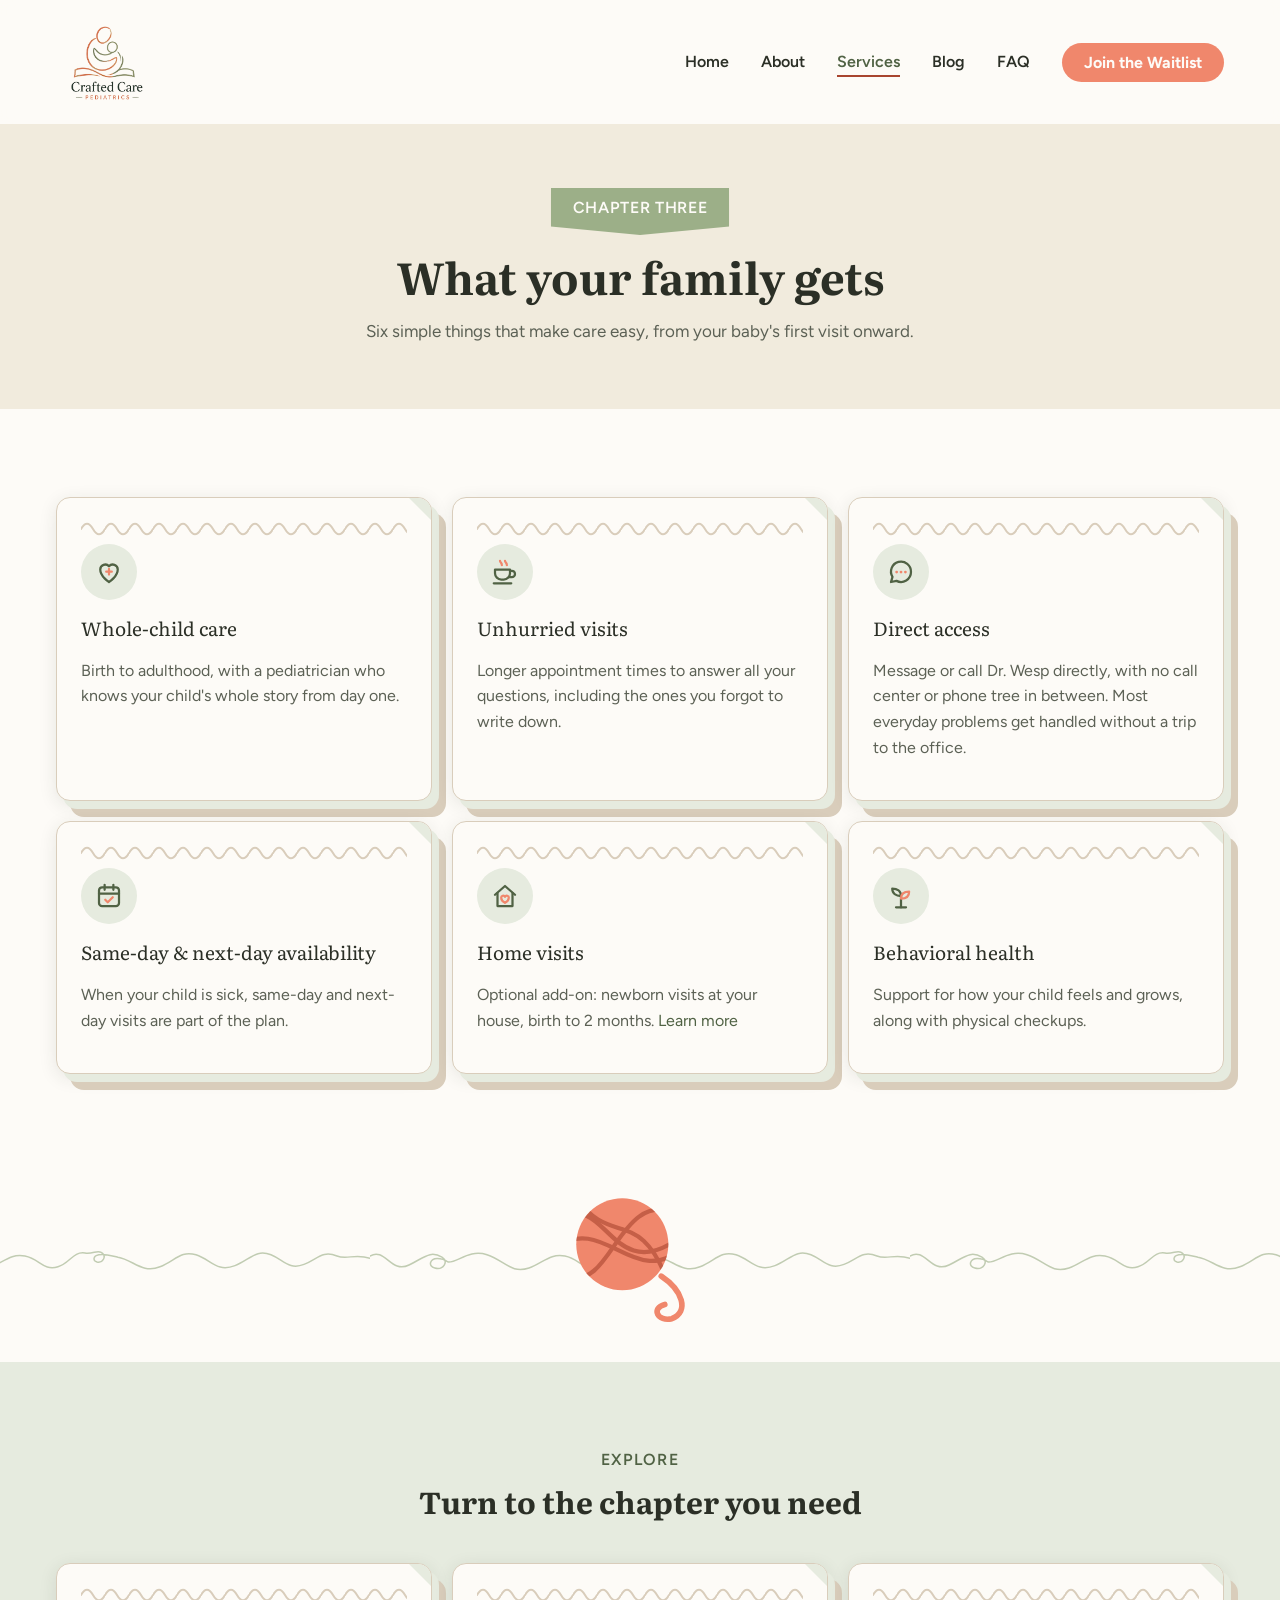
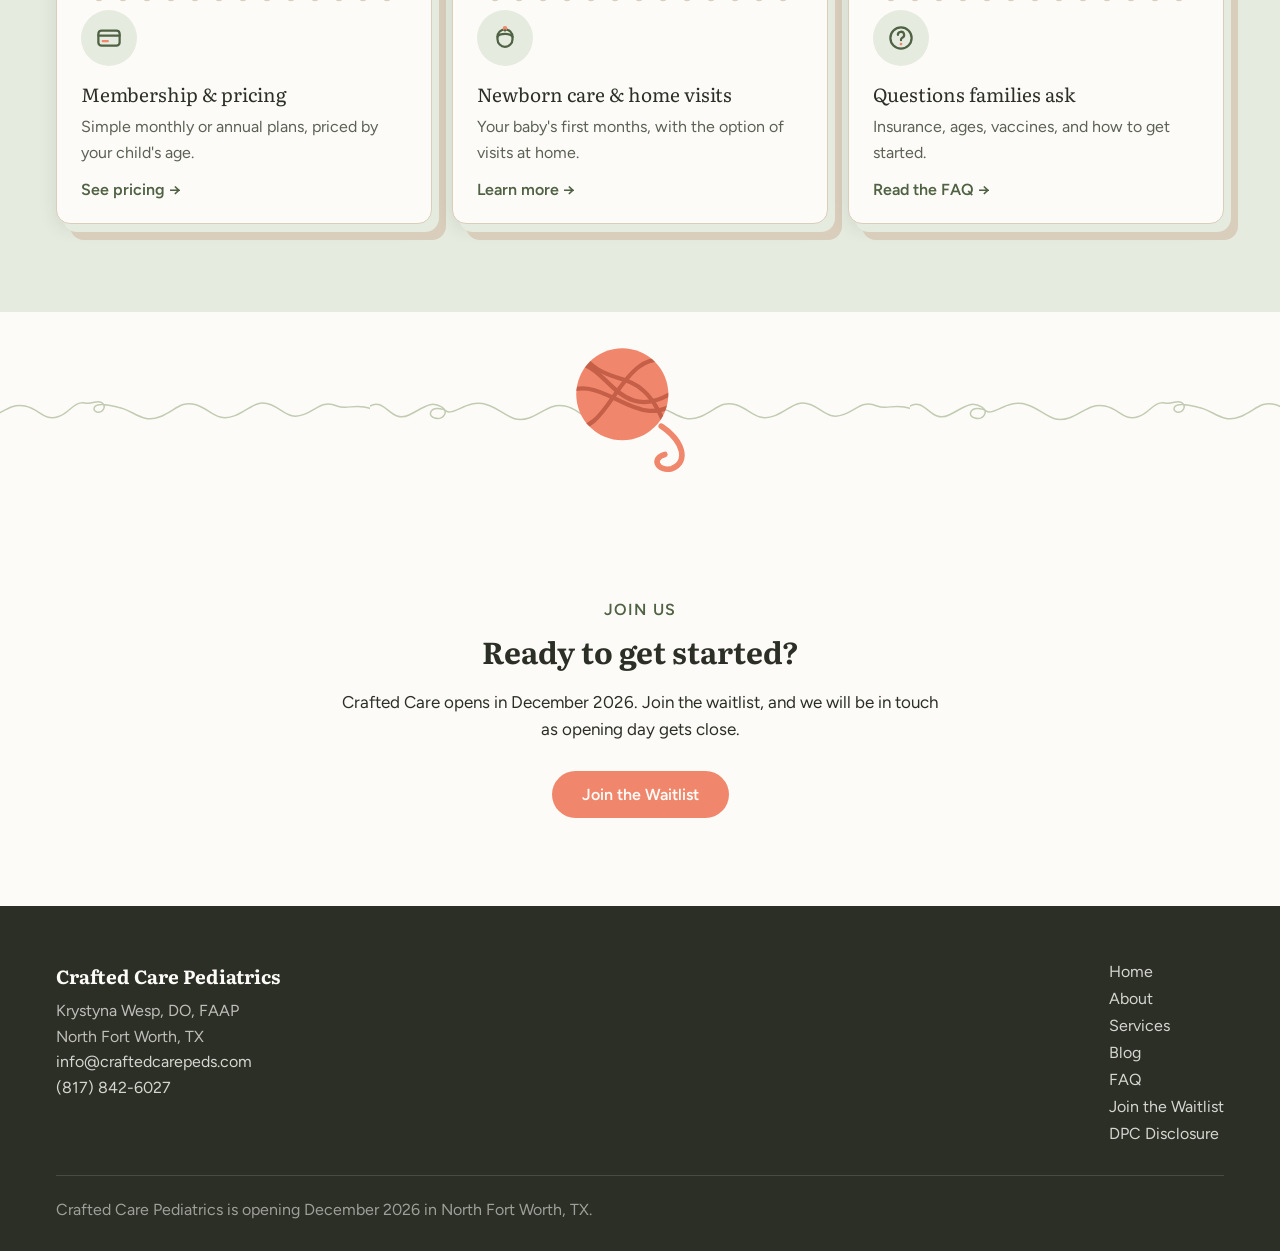
<file: services.html>
<!doctype html>
<html lang="en">
<head>
<meta charset="utf-8">
<meta name="viewport" content="width=device-width, initial-scale=1">
<title>Services | Crafted Care Pediatrics</title>
<meta name="description" content="Whole-child care, unhurried visits, direct access, newborn home visits, and behavioral health support at Crafted Care Pediatrics in North Fort Worth, TX.">
<link rel="stylesheet" href="https://fonts.googleapis.com/css2?family=Literata:wght@400;500;600;700&family=Figtree:wght@400;500;600;700&display=swap">
<link rel="stylesheet" href="assets/site.css">
</head>
<body>

<div class="site-header" data-header>
  <a href="index.html" class="logo-lockup">
    <img class="logo-mark" src="assets/logo-lockup-color.png" alt="Crafted Care Pediatrics" style="height:84px; display:block;">
  </a>
  <button class="nav-toggle" aria-label="Toggle menu" aria-expanded="false">
    <svg viewBox="0 0 24 24" fill="none" stroke="currentColor" stroke-width="2" stroke-linecap="round" stroke-linejoin="round"><line x1="3" y1="6" x2="21" y2="6"></line><line x1="3" y1="12" x2="21" y2="12"></line><line x1="3" y1="18" x2="21" y2="18"></line></svg>
  </button>
  <div class="nav-links">
    <a href="index.html" class="nav-link">Home</a>
    <a href="about.html" class="nav-link">About</a>
    <a href="services.html" class="nav-link active">Services</a>
    <a href="blog.html" class="nav-link">Blog</a>
    <a href="faq.html" class="nav-link">FAQ</a>
    <a href="join.html" class="nav-cta">Join the Waitlist</a>
  </div>
</div>

<div class="page-hero local-texture" style="--local-photo:url('https://images.unsplash.com/photo-1641084700019-f2db3e6cb66c?w=1600&h=500&fit=crop&q=58&fm=webp');">
  <div class="page-hero-inner reveal">
    <div class="bookmark-tag">Chapter Three</div>
    <div class="cc-h1">What your family gets</div>
    <p class="cc-body" style="margin-top:16px;">Six simple things that make care easy, from your baby's first visit onward.</p>
  </div>
</div>

<!-- Benefits grid -->
<div id="benefits" style="max-width:1328px; margin:0 auto; padding:88px 56px; scroll-margin-top:88px;">
  <div class="benefits-grid">
    <div class="cc-card reveal" style="--d:0ms;"><div class="cc-bookmark"></div><div class="cc-stitch">
      <div class="cc-icon" aria-hidden="true"><svg viewBox="0 0 24 24"><path d="M12 20s-7-4.4-7-10a4 4 0 0 1 7-2.6A4 4 0 0 1 19 10c0 5.6-7 10-7 10z"/><path class="accent" d="M12 9.5v4.5M9.75 11.75h4.5"/></svg></div>
      <div class="cc-card-title">Whole-child care</div>
      <p class="cc-body">Birth to adulthood, with a pediatrician who knows your child's whole story from day one.</p>
    </div></div>
    <div class="cc-card reveal" style="--d:60ms;"><div class="cc-bookmark"></div><div class="cc-stitch">
      <div class="cc-icon" aria-hidden="true"><svg viewBox="0 0 24 24"><path d="M4 10h12v3a5 5 0 0 1-5 5H9a5 5 0 0 1-5-5z"/><path d="M16 11h1.5a2.5 2.5 0 0 1 0 5h-2"/><path d="M3 21h14"/><path class="accent" d="M8 3c0 1.5 1.5 1.5 1.5 3.5M12 3c0 1.5 1.5 1.5 1.5 3.5"/></svg></div>
      <div class="cc-card-title">Unhurried visits</div>
      <p class="cc-body">Longer appointment times to answer all your questions, including the ones you forgot to write down.</p>
    </div></div>
    <div class="cc-card reveal" style="--d:120ms;"><div class="cc-bookmark"></div><div class="cc-stitch">
      <div class="cc-icon" aria-hidden="true"><svg viewBox="0 0 24 24"><path d="M20 12a8 8 0 0 1-11.6 7.1L4 20l1.2-4.1A8 8 0 1 1 20 12z"/><circle class="accent-fill" cx="8.5" cy="12" r="1.1"/><circle class="accent-fill" cx="12" cy="12" r="1.1"/><circle class="accent-fill" cx="15.5" cy="12" r="1.1"/></svg></div>
      <div class="cc-card-title">Direct access</div>
      <p class="cc-body">Message or call Dr. Wesp directly, with no call center or phone tree in between. Most everyday problems get handled without a trip to the office.</p>
    </div></div>
    <div class="cc-card reveal" style="--d:0ms;"><div class="cc-bookmark"></div><div class="cc-stitch">
      <div class="cc-icon" aria-hidden="true"><svg viewBox="0 0 24 24"><rect x="4" y="5" width="16" height="15" rx="2.5"/><path d="M4 10h16M8.5 3v4M15.5 3v4"/><path class="accent" d="M9 15l2 2 4-4"/></svg></div>
      <div class="cc-card-title">Same-day &amp; next-day availability</div>
      <p class="cc-body">When your child is sick, same-day and next-day visits are part of the plan.</p>
    </div></div>
    <div class="cc-card reveal" style="--d:60ms;"><div class="cc-bookmark"></div><div class="cc-stitch">
      <div class="cc-icon" aria-hidden="true"><svg viewBox="0 0 24 24"><path d="M4 11l8-7 8 7"/><path d="M6 9.5V20h12V9.5"/><path class="accent" d="M12 17.5s-3-1.8-3-4a1.6 1.6 0 0 1 3-.9 1.6 1.6 0 0 1 3 .9c0 2.2-3 4-3 4z"/></svg></div>
      <div class="cc-card-title">Home visits</div>
      <p class="cc-body">Optional add-on: newborn visits at your house, birth to 2 months. <a href="newborn-care.html">Learn more</a></p>
    </div></div>
    <div class="cc-card reveal" style="--d:120ms;"><div class="cc-bookmark"></div><div class="cc-stitch">
      <div class="cc-icon" aria-hidden="true"><svg viewBox="0 0 24 24"><path d="M12 21v-9"/><path d="M12 12c0-4-3-6-7-6 0 4 3 6 7 6z"/><path class="accent" d="M12 14c0-3.5 2.5-5.5 6.5-5.5 0 3.5-2.5 5.5-6.5 5.5z"/><path d="M8 21h8"/></svg></div>
      <div class="cc-card-title">Behavioral health</div>
      <p class="cc-body">Support for how your child feels and grows, along with physical checkups.</p>
    </div></div>
  </div>
</div>

<div class="yarn-break" aria-hidden="true"></div>

<!-- Explore -->
<div style="background:var(--sage-mist); padding:88px 56px;">
  <div style="max-width:1328px; margin:0 auto;">
    <div class="reveal" style="margin-bottom:40px; text-align:center;">
      <div class="cc-eyebrow" style="margin-bottom:10px;">Explore</div>
      <div class="cc-h2">Turn to the chapter you need</div>
    </div>
    <div class="benefits-grid">
      <a href="membership.html" class="cc-card reveal path-card" style="--d:0ms;"><div class="cc-bookmark"></div><div class="cc-stitch" style="display:flex; flex-direction:column; flex:1;">
        <div class="cc-icon" aria-hidden="true"><svg viewBox="0 0 24 24"><rect x="3.5" y="6" width="17" height="12" rx="2.5"/><path d="M3.5 10h17"/><path class="accent" d="M7 14.5h4"/></svg></div>
        <div class="cc-card-title">Membership &amp; pricing</div>
        <p class="cc-body" style="margin:0;">Simple monthly or annual plans, priced by your child's age.</p>
        <span class="path-more">See pricing &rarr;</span>
      </div></a>
      <a href="newborn-care.html" class="cc-card reveal path-card" style="--d:60ms;"><div class="cc-bookmark"></div><div class="cc-stitch" style="display:flex; flex-direction:column; flex:1;">
        <div class="cc-icon" aria-hidden="true"><svg viewBox="0 0 24 24"><path d="M6 11a6 6 0 0 1 12 0v2a6 6 0 0 1-12 0z"/><path d="M6 11c2-3 10-3 12 0"/><circle class="accent-fill" cx="12" cy="4.2" r="1.8"/><path d="M12 6v-.2"/></svg></div>
        <div class="cc-card-title">Newborn care &amp; home visits</div>
        <p class="cc-body" style="margin:0;">Your baby's first months, with the option of visits at home.</p>
        <span class="path-more">Learn more &rarr;</span>
      </div></a>
      <a href="faq.html" class="cc-card reveal path-card" style="--d:120ms;"><div class="cc-bookmark"></div><div class="cc-stitch" style="display:flex; flex-direction:column; flex:1;">
        <div class="cc-icon" aria-hidden="true"><svg viewBox="0 0 24 24"><circle cx="12" cy="12" r="8.5"/><path d="M9.5 9.5a2.5 2.5 0 1 1 3.5 2.3c-.6.3-1 .8-1 1.5v.4"/><circle class="accent-fill" cx="12" cy="16.8" r="1.1"/></svg></div>
        <div class="cc-card-title">Questions families ask</div>
        <p class="cc-body" style="margin:0;">Insurance, ages, vaccines, and how to get started.</p>
        <span class="path-more">Read the FAQ &rarr;</span>
      </div></a>
    </div>
  </div>
</div>

<div class="yarn-break" aria-hidden="true"></div>

<!-- Final CTA -->
<div style="max-width:1328px; margin:0 auto; padding:88px 56px; text-align:center;">
  <div class="reveal" style="max-width:600px; margin:0 auto;">
    <div class="cc-eyebrow" style="margin-bottom:10px;">Join us</div>
    <div class="cc-h2" style="margin-bottom:16px;">Ready to get started?</div>
    <p class="hero-lead" style="margin-bottom:28px;">Crafted Care opens in December 2026. Join the waitlist, and we will be in touch as opening day gets close.</p>
    <a href="join.html" class="cc-btn-coral">Join the Waitlist</a>
  </div>
</div>

<footer class="site-footer">
  <div class="site-footer-grid">
    <div>
      <div class="site-footer-brand">Crafted Care Pediatrics</div>
      <div class="cc-body" style="color:rgba(253,251,247,0.7);">Krystyna Wesp, DO, FAAP</div>
      <div class="cc-body" style="color:rgba(253,251,247,0.7);">North Fort Worth, TX</div>
      <div class="cc-body" style="color:rgba(253,251,247,0.7);"><a href="mailto:info@craftedcarepeds.com">info@craftedcarepeds.com</a></div>
      <div class="cc-body" style="color:rgba(253,251,247,0.7);"><a href="tel:+18178426027">(817) 842-6027</a></div>
    </div>
    <div class="site-footer-links">
      <a href="index.html">Home</a>
      <a href="about.html">About</a>
      <a href="services.html">Services</a>
      <a href="blog.html">Blog</a>
      <a href="faq.html">FAQ</a>
      <a href="join.html">Join the Waitlist</a>
      <a href="disclosure.html">DPC Disclosure</a>
    </div>
  </div>
  <div class="site-footer-bottom">Crafted Care Pediatrics is opening December 2026 in North Fort Worth, TX.</div>
</footer>

<script src="assets/site.js"></script>
</body>
</html>
</file>
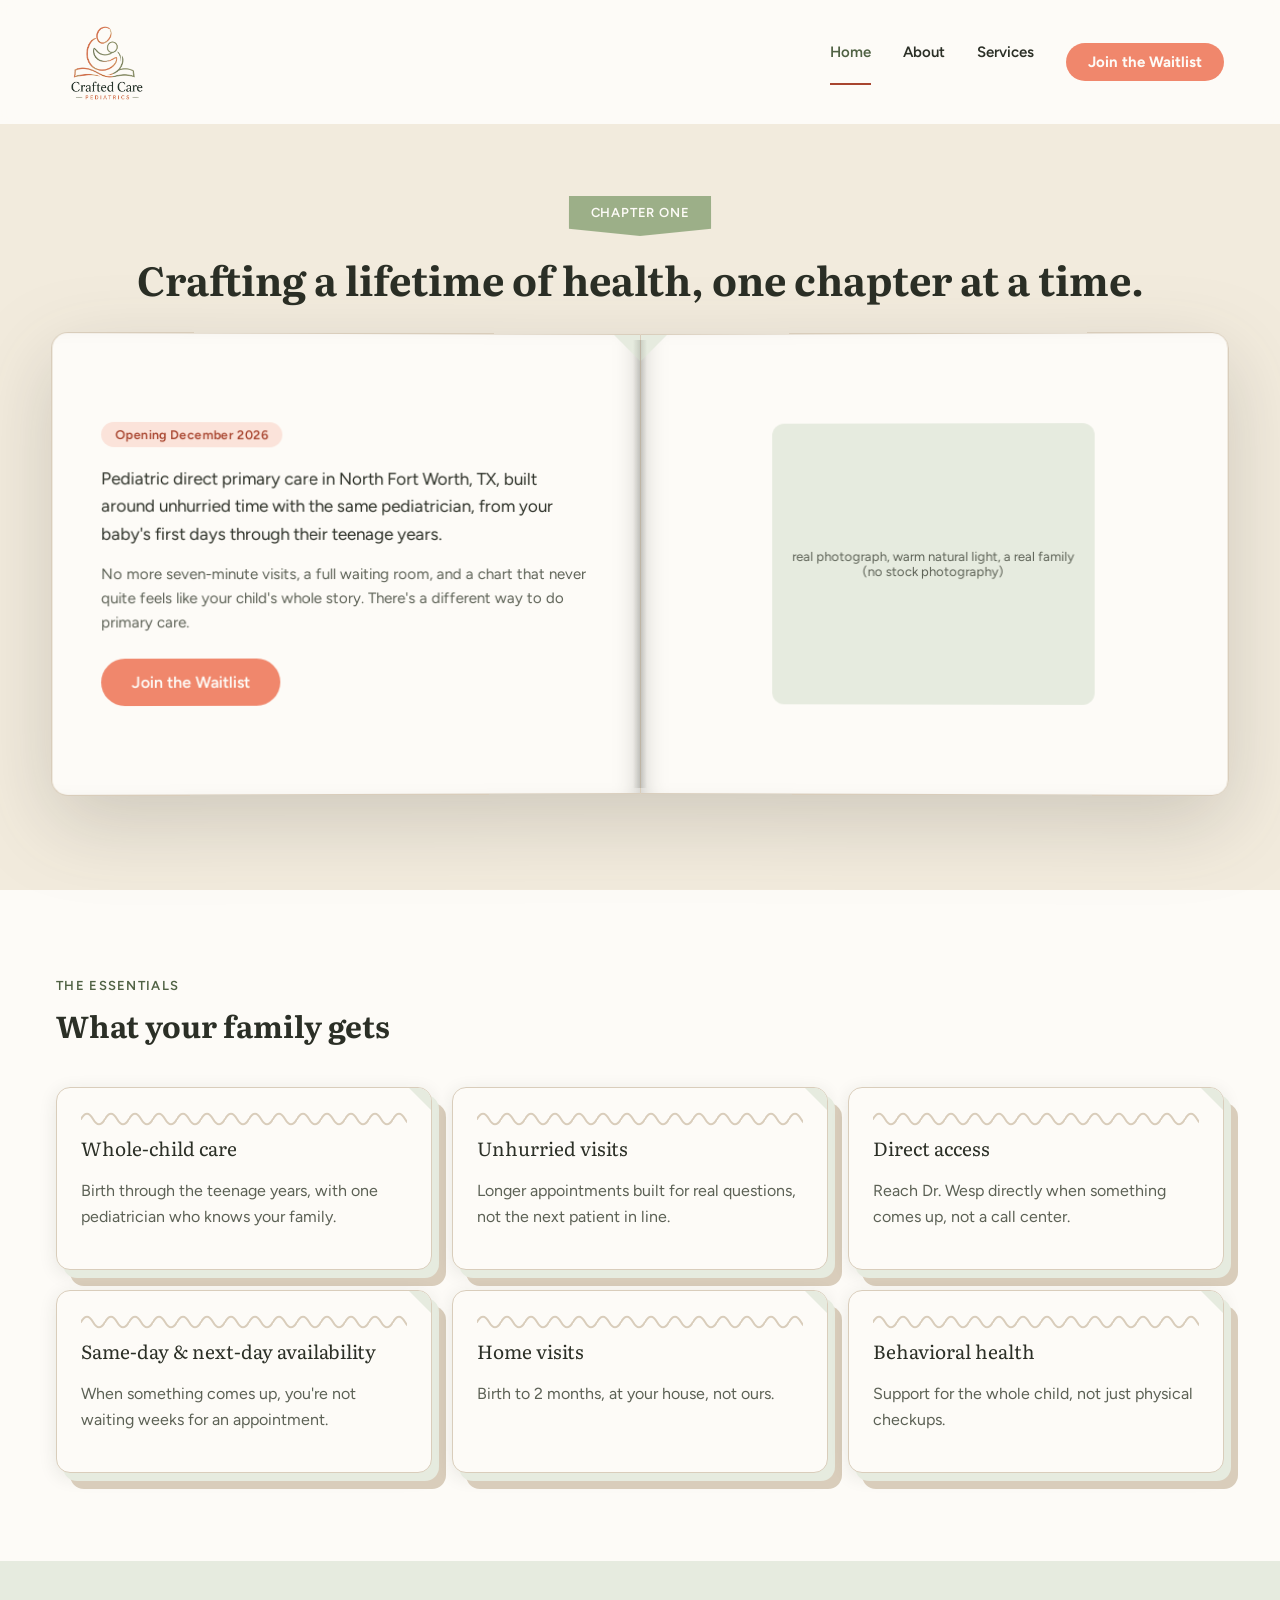
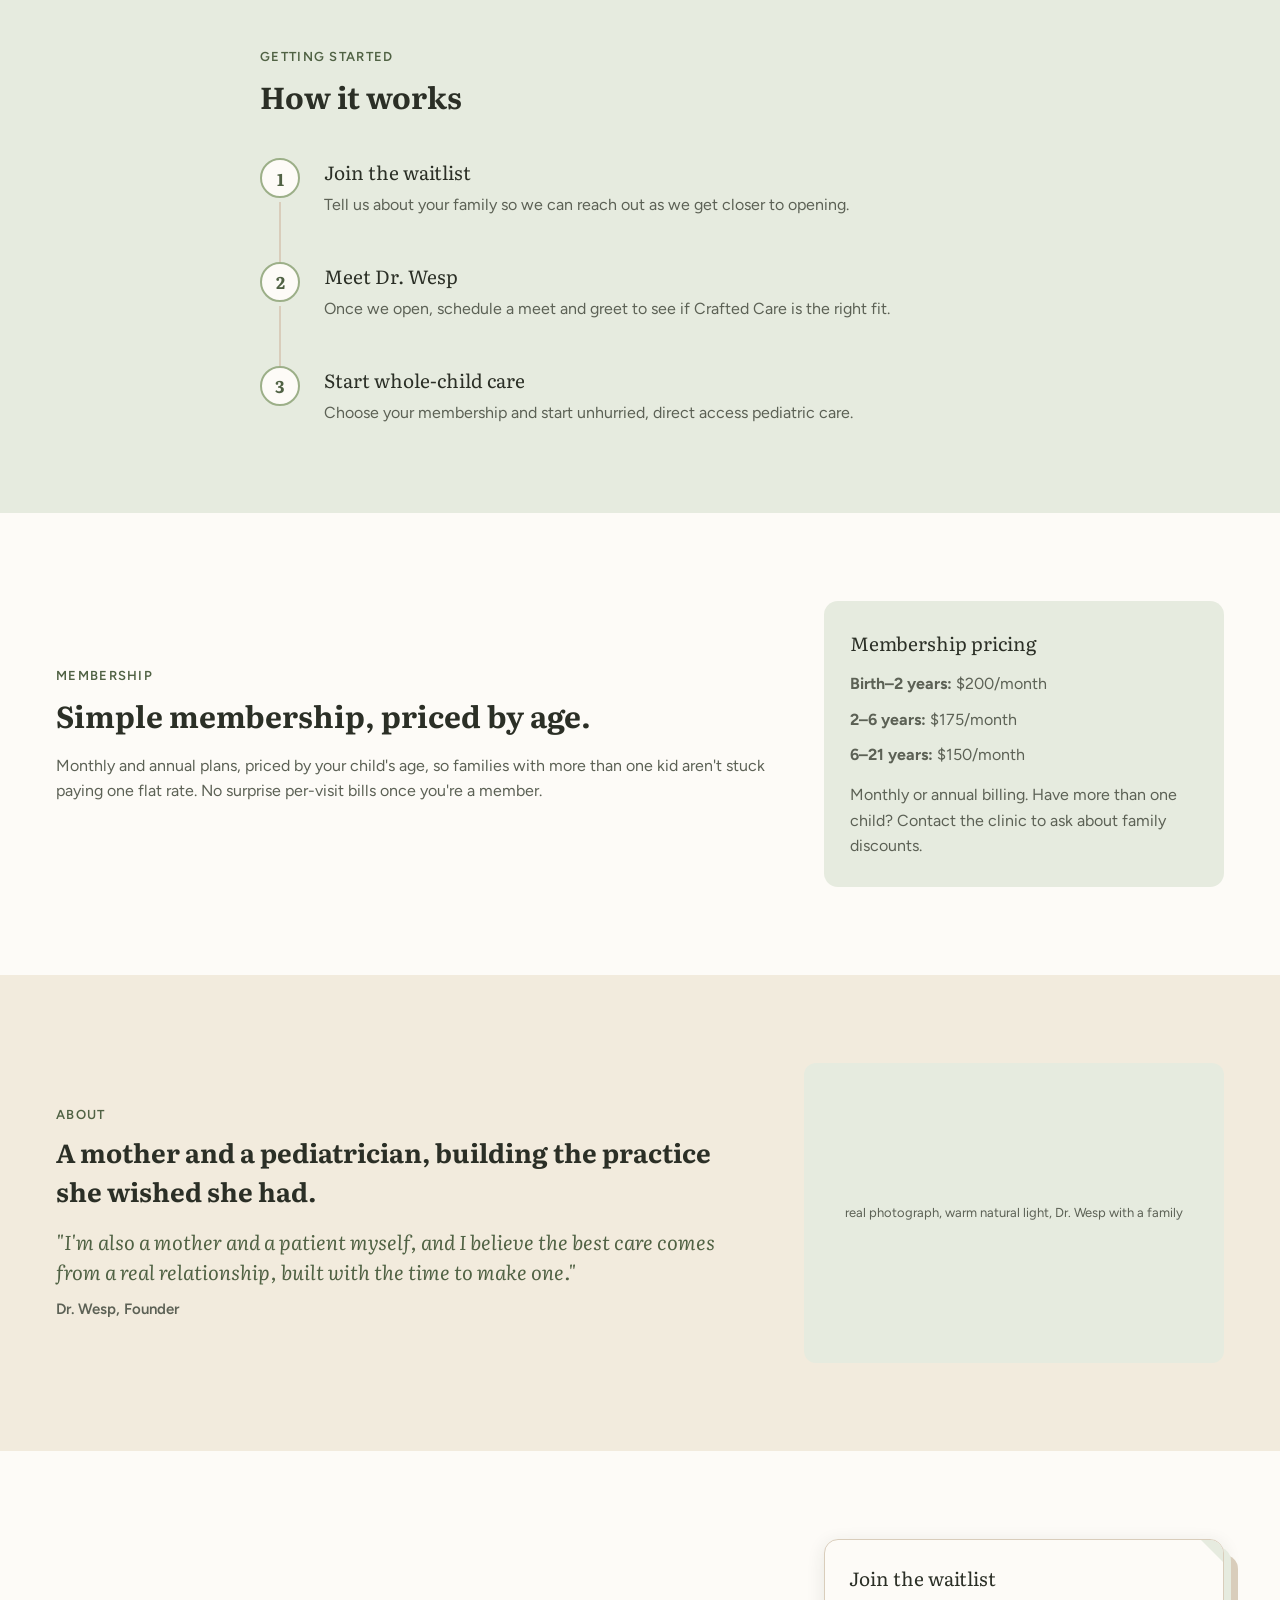
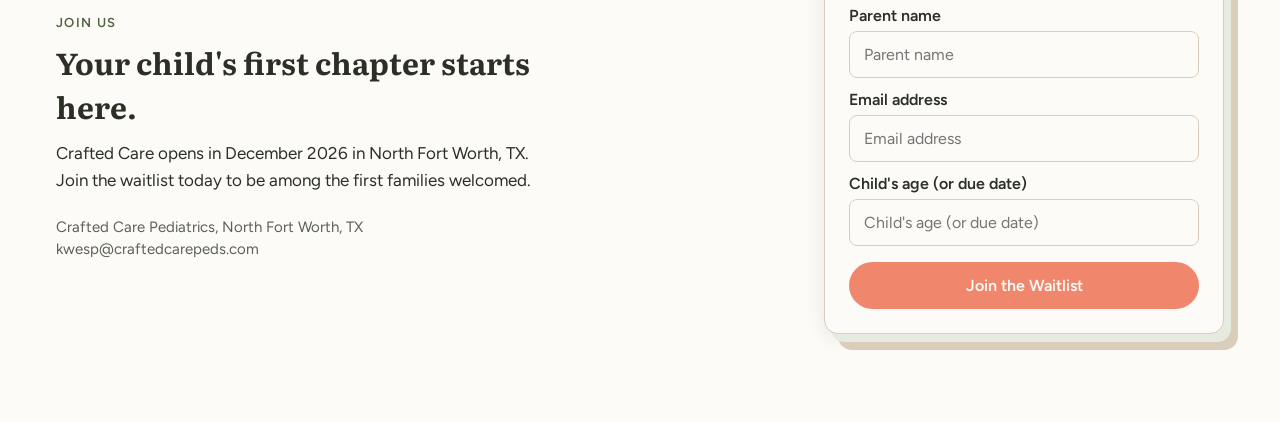
<file: design/homepage-options/option-a.html>
<!doctype html>
<html lang="en">
<head>
<meta charset="utf-8">
<meta name="viewport" content="width=device-width, initial-scale=1">
<title>Crafted Care Pediatrics — Homepage Option A: The Open Book</title>
<link rel="stylesheet" href="https://fonts.googleapis.com/css2?family=Literata:wght@400;500;600;700&family=Figtree:wght@400;500;600;700&display=swap">
<style>
  :root{
    --sage:#9CAF88;--coral:#F0876C;--deep-sage:#506244;--deep-coral:#A8452F;
    --cream:#F2EBDD;--sage-mist:#E6EBDF;--paper:#FDFBF7;--ink:#2B2F26;
    --text-muted:#5C6155;--border-hairline:#D9CDBB;
    --font-serif:'Literata',Georgia,serif;--font-sans:'Figtree',system-ui,sans-serif;
    --ease:cubic-bezier(.16,1,.3,1);
  }
  *{box-sizing:border-box;}
  html{scroll-behavior:smooth;}
  body{margin:0;background:var(--paper);font-family:var(--font-sans);color:var(--ink);}
  a{color:var(--deep-sage);text-decoration:none;transition:color .2s ease;}
  a:hover{color:var(--deep-coral);}

  .site-header{position:sticky;top:0;z-index:50;background:rgba(253,251,247,0.9);backdrop-filter:blur(8px);-webkit-backdrop-filter:blur(8px);transition:box-shadow .3s ease;}
  .site-header.is-scrolled{box-shadow:0 2px 16px rgba(43,47,38,0.08);}
  .nav-link{position:relative;padding-bottom:2px;}
  .nav-link::after{content:'';position:absolute;left:0;right:0;bottom:-4px;height:2px;background:var(--deep-coral);transform:scaleX(0);transform-origin:left;transition:transform .25s var(--ease);}
  .nav-link:hover::after,.nav-link.active::after{transform:scaleX(1);}
  .nav-link.active{color:var(--deep-sage);}
  .logo-mark{transition:transform .3s var(--ease);}
  .logo-lockup:hover .logo-mark{transform:rotate(-4deg) scale(1.05);}
  .nav-cta{display:inline-flex;align-items:center;background:var(--coral);color:var(--paper);font-weight:700;font-size:15px;padding:10px 22px;border-radius:999px;transition:transform .25s var(--ease),background-color .25s ease,box-shadow .25s var(--ease);}
  .nav-cta:hover{background:var(--deep-coral);color:var(--paper);transform:translateY(-2px);box-shadow:0 10px 20px rgba(240,135,108,0.35);}

  .bookmark-tag{position:relative;display:inline-flex;align-items:flex-start;justify-content:center;padding:9px 22px 16px;background:var(--sage);color:var(--paper);font-family:var(--font-sans);font-weight:600;font-size:13px;letter-spacing:0.06em;text-transform:uppercase;clip-path:polygon(0 0,100% 0,100% 82%,50% 100%,0 82%);margin-bottom:16px;filter:drop-shadow(0 4px 8px rgba(43,47,38,0.16));}

  .cc-h2{font-family:var(--font-serif);font-weight:700;font-size:30px;color:var(--ink);margin:0;}
  .cc-eyebrow{font-family:var(--font-sans);font-weight:600;font-size:13px;letter-spacing:0.1em;text-transform:uppercase;color:var(--deep-sage);}
  .cc-body{font-family:var(--font-sans);font-size:16px;line-height:1.6;color:var(--text-muted);}

  .cc-btn-coral{display:inline-flex;align-items:center;justify-content:center;padding:14px 30px;border-radius:999px;background:var(--coral);color:var(--paper);font-family:var(--font-sans);font-weight:600;font-size:16px;border:none;cursor:pointer;transition:transform .25s var(--ease),box-shadow .25s var(--ease);}
  .cc-btn-coral:hover{transform:translateY(-3px);box-shadow:0 12px 26px rgba(240,135,108,0.4);}
  .cc-btn-coral:active{transform:translateY(-1px);}

  .cc-card{background:var(--paper);border:1px solid var(--border-hairline);border-radius:14px;position:relative;overflow:hidden;box-shadow:7px 8px 0 0 var(--sage-mist),14px 16px 0 0 var(--border-hairline),0 4px 18px rgba(43,47,38,0.10);padding:24px;transition:transform .35s var(--ease),box-shadow .35s var(--ease);}
  .cc-card:hover{transform:translateY(-5px);box-shadow:7px 8px 0 0 var(--sage-mist),14px 16px 0 0 var(--border-hairline),0 16px 32px rgba(43,47,38,0.16);}
  .cc-card::after{content:'';position:absolute;top:0;right:0;width:0;height:0;border-style:solid;border-width:0 22px 22px 0;border-color:transparent var(--sage-mist) transparent transparent;}
  .cc-stitch{background-image:url("data:image/svg+xml,%3Csvg xmlns='http://www.w3.org/2000/svg' width='24' height='14' viewBox='0 0 24 14'%3E%3Cpath d='M0 7C4 0 8 0 12 7C16 14 20 14 24 7' fill='none' stroke='%23D9CDBB' stroke-width='2' stroke-linecap='round'/%3E%3C/svg%3E");background-repeat:repeat-x;background-size:24px 14px;background-position:top left;padding-top:22px;}
  .cc-card-title{font-family:var(--font-serif);font-size:19px;color:var(--ink);margin:0 0 6px;}

  .step-num{display:inline-block;font-family:var(--font-serif);font-size:28px;color:var(--sage);margin-bottom:8px;transition:transform .3s var(--ease),color .3s ease;}
  .step:hover .step-num{transform:translateY(-4px);color:var(--deep-sage);}
  .step-title{font-family:var(--font-serif);font-size:19px;color:var(--ink);margin-bottom:6px;}

  .waitlist-form{display:flex;flex-direction:column;gap:12px;}
  .waitlist-form[hidden]{display:none;}
  .waitlist-form input{padding:13px 14px;border-radius:8px;border:1px solid var(--border-hairline);font-size:16px;color:var(--ink);font-family:var(--font-sans);background:var(--paper);transition:border-color .2s ease,box-shadow .2s ease;}
  .waitlist-form input:focus{outline:none;border-color:var(--deep-sage);box-shadow:0 0 0 3px rgba(80,98,68,0.14);}
  .waitlist-form label{font-family:var(--font-sans);font-size:16px;font-weight:600;color:var(--ink);margin-bottom:-6px;}

  /* ---------- hero: an open book ---------- */
  .hero{background:var(--cream);padding:72px 56px 96px;}
  .hero-eyebrow-row{max-width:1328px;margin:0 auto 32px;text-align:center;}
  .hero-book-wrap{max-width:1328px;margin:0 auto;perspective:2400px;}
  .hero-book{position:relative;display:grid;grid-template-columns:1fr 1fr;filter:drop-shadow(0 26px 40px rgba(43,47,38,0.18));}
  .hero-page{background:var(--paper);border:1px solid var(--border-hairline);padding:56px 48px;position:relative;min-height:460px;display:flex;flex-direction:column;justify-content:center;}
  .hero-page-left{border-radius:16px 0 0 16px;border-right:none;transform:perspective(2400px) rotateY(2deg);transform-origin:right center;box-shadow:inset -18px 0 30px -26px rgba(43,47,38,0.5);}
  .hero-page-right{border-radius:0 16px 16px 0;transform:perspective(2400px) rotateY(-2deg);transform-origin:left center;box-shadow:inset 18px 0 30px -26px rgba(43,47,38,0.5);align-items:center;}
  .hero-book::before{content:'';position:absolute;top:6px;bottom:6px;left:50%;width:14px;margin-left:-7px;background:linear-gradient(to right, rgba(43,47,38,0) 0%, rgba(43,47,38,0.16) 50%, rgba(43,47,38,0) 100%);z-index:2;pointer-events:none;}
  .hero-page::after{content:'';position:absolute;top:0;width:0;height:0;border-style:solid;border-width:0 26px 26px 0;}
  .hero-page-left::after{right:0;border-color:transparent var(--sage-mist) transparent transparent;}
  .hero-page-right::after{left:0;border-width:0 0 26px 26px;border-color:transparent transparent transparent var(--sage-mist);}
  .hero-badge{display:inline-flex;padding:5px 14px;border-radius:999px;background:#FBE3DA;color:var(--deep-coral);font-weight:600;font-size:12.5px;letter-spacing:0.03em;margin-bottom:18px;width:fit-content;}
  .hero-h1{font-family:var(--font-serif);font-weight:700;font-size:38px;line-height:1.16;color:var(--ink);margin:0 0 18px;}
  .hero-lead{font-family:var(--font-sans);font-size:17px;line-height:1.6;color:var(--ink);margin:0 0 14px;}
  .hero-sub{font-family:var(--font-sans);font-size:15px;line-height:1.6;color:var(--text-muted);margin:0 0 24px;}
  .hero-photo{width:100%;max-width:320px;background:var(--sage-mist);border-radius:12px;min-height:280px;display:flex;align-items:center;justify-content:center;padding:20px;font-size:13px;color:var(--text-muted);text-align:center;}

  @media (max-width:820px){
    .hero-book{grid-template-columns:1fr;filter:drop-shadow(0 18px 28px rgba(43,47,38,0.16));}
    .hero-book::before{display:none;}
    .hero-page-left,.hero-page-right{border-radius:16px 16px 0 0;box-shadow:none;transform:none;border-right:1px solid var(--border-hairline);border-bottom:none;padding:40px 28px;}
    .hero-page-right{border-radius:0 0 16px 16px;border-top:none;}
    .hero-h1{font-size:30px;}
  }

  /* scroll reveal */
  .reveal{opacity:0;transform:translateY(28px);transition:opacity .7s var(--ease),transform .7s var(--ease);transition-delay:var(--d,0ms);}
  .reveal.is-visible{opacity:1;transform:translateY(0);}

  .hero-in>*{opacity:0;transform:translateY(18px);animation:heroIn .8s var(--ease) forwards;}
  .hero-in>*:nth-child(1){animation-delay:.05s;}
  .hero-in>*:nth-child(2){animation-delay:.18s;}
  @keyframes heroIn{to{opacity:1;transform:translateY(0);}}
  .hero-book-in{opacity:0;transform:translateY(18px) rotateX(6deg);animation:bookIn .9s var(--ease) forwards;animation-delay:.28s;transform-origin:center bottom;}
  @keyframes bookIn{to{opacity:1;transform:translateY(0) rotateX(0);}}

  @media (prefers-reduced-motion: reduce){
    *{animation-duration:.001ms !important;animation-iteration-count:1 !important;transition-duration:.001ms !important;}
    .reveal{opacity:1;transform:none;}
    html{scroll-behavior:auto;}
  }
  @media (max-width:900px){
    .cc-row{flex-direction:column;}
  }
  .cc-row{display:flex;gap:48px;}

  /* ---------- normal-site body: cards + timeline + info-panel, distinct from C's chapter-per-section treatment ---------- */
  .info-panel{background:var(--sage-mist);border-radius:14px;padding:28px 26px;}
  .cc-card .cc-bookmark{position:absolute;top:0;right:26px;width:20px;height:36px;background:var(--coral);clip-path:polygon(0 0,100% 0,100% 78%,50% 100%,0 78%);transform:translateY(-100%);transition:transform .4s var(--ease);z-index:2;box-shadow:0 3px 6px rgba(43,47,38,0.18);}
  .cc-card:hover .cc-bookmark{transform:translateY(0);}
  .benefits-grid{display:grid;grid-template-columns:repeat(3,minmax(0,1fr));gap:20px;}
  @media (max-width:760px){
    .benefits-grid{grid-template-columns:1fr 1fr;}
  }
  @media (max-width:520px){
    .benefits-grid{grid-template-columns:1fr;}
  }

  .timeline-item{position:relative;padding-left:64px;padding-bottom:44px;}
  .timeline-item:last-child{padding-bottom:0;}
  .timeline-item::before{content:'';position:absolute;left:19px;top:44px;bottom:-6px;width:2px;background:var(--border-hairline);}
  .timeline-item:last-child::before{display:none;}
  .timeline-num{position:absolute;left:0;top:0;width:40px;height:40px;border-radius:50%;background:var(--paper);border:2px solid var(--sage);color:var(--deep-sage);font-family:var(--font-serif);font-weight:700;font-size:17px;display:flex;align-items:center;justify-content:center;}
</style>
</head>
<body>

<div style="width:100%;">

  <!-- Header -->
  <div class="site-header" data-header style="display:flex; align-items:center; justify-content:space-between; padding:20px 56px; flex-wrap:wrap; gap:16px;">
    <a href="#" class="logo-lockup" style="display:flex; align-items:center; gap:12px;">
      <img class="logo-mark" src="assets/logo-lockup-color.png" alt="Crafted Care Pediatrics" style="height:84px; display:block;">
    </a>
    <div style="display:flex; gap:32px; font-size:15px; font-weight:600;">
      <span class="nav-link active">Home</span>
      <span class="nav-link" style="color:var(--ink);">About</span>
      <span class="nav-link" style="color:var(--ink);">Services</span>
      <a href="#waitlist" class="nav-cta">Join the Waitlist</a>
    </div>
  </div>

  <!-- Hero: an open book -->
  <div class="hero">
    <div class="hero-eyebrow-row hero-in">
      <div class="bookmark-tag">Chapter One</div>
      <div style="font-family:var(--font-serif); font-weight:700; font-size:40px; line-height:1.15; color:var(--ink); margin-top:4px;">Crafting a lifetime of health, one chapter at a time.</div>
    </div>
    <div class="hero-book-wrap">
      <div class="hero-book hero-book-in">
        <div class="hero-page hero-page-left">
          <span class="hero-badge">Opening December 2026</span>
          <p class="hero-lead">Pediatric direct primary care in North Fort Worth, TX, built around unhurried time with the same pediatrician, from your baby's first days through their teenage years.</p>
          <p class="hero-sub">No more seven-minute visits, a full waiting room, and a chart that never quite feels like your child's whole story. There's a different way to do primary care.</p>
          <a href="#waitlist" class="cc-btn-coral" style="width:fit-content;">Join the Waitlist</a>
        </div>
        <div class="hero-page hero-page-right">
          <div class="hero-photo">real photograph, warm natural light, a real family (no stock photography)</div>
        </div>
      </div>
    </div>
  </div>

  <!-- What your family gets -->
  <div style="max-width:1328px; margin:0 auto; padding:88px 56px;">
    <div class="reveal" style="margin-bottom:40px;">
      <div class="cc-eyebrow" style="margin-bottom:10px;">The essentials</div>
      <div class="cc-h2">What your family gets</div>
    </div>
    <div class="benefits-grid">
      <div class="cc-card reveal" style="--d:0ms;"><div class="cc-bookmark"></div><div class="cc-stitch">
        <div class="cc-card-title">Whole-child care</div>
        <p class="cc-body">Birth through the teenage years, with one pediatrician who knows your family.</p>
      </div></div>
      <div class="cc-card reveal" style="--d:60ms;"><div class="cc-bookmark"></div><div class="cc-stitch">
        <div class="cc-card-title">Unhurried visits</div>
        <p class="cc-body">Longer appointments built for real questions, not the next patient in line.</p>
      </div></div>
      <div class="cc-card reveal" style="--d:120ms;"><div class="cc-bookmark"></div><div class="cc-stitch">
        <div class="cc-card-title">Direct access</div>
        <p class="cc-body">Reach Dr. Wesp directly when something comes up, not a call center.</p>
      </div></div>
      <div class="cc-card reveal" style="--d:0ms;"><div class="cc-bookmark"></div><div class="cc-stitch">
        <div class="cc-card-title">Same-day &amp; next-day availability</div>
        <p class="cc-body">When something comes up, you're not waiting weeks for an appointment.</p>
      </div></div>
      <div class="cc-card reveal" style="--d:60ms;"><div class="cc-bookmark"></div><div class="cc-stitch">
        <div class="cc-card-title">Home visits</div>
        <p class="cc-body">Birth to 2 months, at your house, not ours.</p>
      </div></div>
      <div class="cc-card reveal" style="--d:120ms;"><div class="cc-bookmark"></div><div class="cc-stitch">
        <div class="cc-card-title">Behavioral health</div>
        <p class="cc-body">Support for the whole child, not just physical checkups.</p>
      </div></div>
    </div>
  </div>

  <!-- How it works -->
  <div style="background:var(--sage-mist); padding:88px 56px;">
    <div style="max-width:760px; margin:0 auto;">
      <div class="reveal" style="margin-bottom:40px;">
        <div class="cc-eyebrow" style="margin-bottom:10px;">Getting started</div>
        <div class="cc-h2">How it works</div>
      </div>
      <div>
        <div class="timeline-item reveal" style="--d:0ms;">
          <div class="timeline-num">1</div>
          <div class="step-title">Join the waitlist</div>
          <p class="cc-body" style="margin:0;">Tell us about your family so we can reach out as we get closer to opening.</p>
        </div>
        <div class="timeline-item reveal" style="--d:90ms;">
          <div class="timeline-num">2</div>
          <div class="step-title">Meet Dr. Wesp</div>
          <p class="cc-body" style="margin:0;">Once we open, schedule a meet and greet to see if Crafted Care is the right fit.</p>
        </div>
        <div class="timeline-item reveal" style="--d:180ms;">
          <div class="timeline-num">3</div>
          <div class="step-title">Start whole-child care</div>
          <p class="cc-body" style="margin:0;">Choose your membership and start unhurried, direct access pediatric care.</p>
        </div>
      </div>
    </div>
  </div>

  <!-- Membership / pricing signal -->
  <div style="max-width:1328px; margin:0 auto; padding:88px 56px;">
    <div class="cc-row reveal" style="flex-wrap:wrap; align-items:center; gap:48px;">
      <div style="flex:1; min-width:300px;">
        <div class="cc-eyebrow" style="margin-bottom:10px;">Membership</div>
        <div class="cc-h2" style="margin-bottom:16px;">Simple membership, priced by age.</div>
        <p class="cc-body">Monthly and annual plans, priced by your child's age, so families with more than one kid aren't stuck paying one flat rate. No surprise per-visit bills once you're a member.</p>
      </div>
      <div class="info-panel" style="flex:1; min-width:280px; max-width:400px;">
        <div class="cc-card-title" style="margin-bottom:14px;">Membership pricing</div>
        <div style="display:flex; flex-direction:column; gap:10px;">
          <span class="cc-body"><strong>Birth&ndash;2 years:</strong> $200/month</span>
          <span class="cc-body"><strong>2&ndash;6 years:</strong> $175/month</span>
          <span class="cc-body"><strong>6&ndash;21 years:</strong> $150/month</span>
        </div>
        <p class="cc-body" style="margin:14px 0 0;">Monthly or annual billing. Have more than one child? Contact the clinic to ask about family discounts.</p>
      </div>
    </div>
  </div>

  <!-- About the founder -->
  <div style="background:var(--cream); padding:88px 56px;">
    <div class="cc-row reveal" style="max-width:1328px; margin:0 auto; flex-wrap:wrap; align-items:center; gap:48px;">
      <div style="flex:1; min-width:300px;">
        <div class="cc-eyebrow" style="margin-bottom:10px;">About</div>
        <div class="cc-h2" style="font-size:26px; margin-bottom:16px;">A mother and a pediatrician, building the practice she wished she had.</div>
        <blockquote style="font-family:var(--font-serif); font-style:italic; font-size:20px; line-height:1.5; color:var(--deep-sage); margin:0 0 14px;">"I'm also a mother and a patient myself, and I believe the best care comes from a real relationship, built with the time to make one."</blockquote>
        <div style="font-family:var(--font-sans); font-weight:600; font-size:15px; color:var(--text-muted);">Dr. Wesp, Founder</div>
      </div>
      <div class="hero-photo" style="flex:1; min-width:280px; max-width:420px; min-height:300px;">real photograph, warm natural light, Dr. Wesp with a family</div>
    </div>
  </div>

  <!-- Final CTA -->
  <div id="waitlist" style="max-width:1328px; margin:0 auto; padding:88px 56px;">
    <div class="cc-row reveal" style="flex-wrap:wrap; align-items:center; justify-content:space-between; gap:48px;">
      <div style="max-width:480px;">
        <div class="cc-eyebrow" style="margin-bottom:10px;">Join us</div>
        <div class="cc-h2" style="margin-bottom:12px;">Your child's first chapter starts here.</div>
        <p class="hero-lead" style="margin-bottom:24px;">Crafted Care opens in December 2026 in North Fort Worth, TX. Join the waitlist today to be among the first families welcomed.</p>
        <div style="display:flex; flex-direction:column; gap:4px; font-size:15px; color:var(--text-muted);">
          <span>Crafted Care Pediatrics, North Fort Worth, TX</span>
          <span>kwesp@craftedcarepeds.com</span>
        </div>
      </div>
      <div class="cc-card" style="flex:1; min-width:300px; max-width:400px;">
        <div class="cc-card-title" style="margin-bottom:14px;">Join the waitlist</div>
        <form class="waitlist-form" id="waitlistForm">
          <label for="wl-name">Parent name</label>
          <input id="wl-name" name="parentName" type="text" placeholder="Parent name" required autocomplete="name">
          <label for="wl-email">Email address</label>
          <input id="wl-email" name="email" type="email" placeholder="Email address" required autocomplete="email">
          <label for="wl-age">Child's age (or due date)</label>
          <input id="wl-age" name="childAge" type="text" placeholder="Child's age (or due date)" required>
          <button class="cc-btn-coral" type="submit" style="margin-top:4px;">Join the Waitlist</button>
        </form>
        <div id="waitlistSuccess" hidden>
          <div class="cc-card-title" style="margin-bottom:8px;">You're on the list.</div>
          <p class="cc-body">Thank you. We'll be in touch as we get closer to opening in December 2026.</p>
        </div>
      </div>
    </div>
  </div>

</div>

<script>
(function(){
  var header = document.querySelector('[data-header]');
  if (header){
    var onScroll = function(){
      if (window.scrollY > 8) header.classList.add('is-scrolled');
      else header.classList.remove('is-scrolled');
    };
    window.addEventListener('scroll', onScroll, { passive: true });
    onScroll();
  }

  var revealEls = document.querySelectorAll('.reveal');
  if ('IntersectionObserver' in window){
    var io = new IntersectionObserver(function(entries){
      entries.forEach(function(entry){
        if (entry.isIntersecting){
          entry.target.classList.add('is-visible');
          io.unobserve(entry.target);
        }
      });
    }, { threshold: 0.15, rootMargin: '0px 0px -40px 0px' });
    revealEls.forEach(function(el){ io.observe(el); });
  } else {
    revealEls.forEach(function(el){ el.classList.add('is-visible'); });
  }

  var waitlistForm = document.getElementById('waitlistForm');
  var waitlistSuccess = document.getElementById('waitlistSuccess');
  if (waitlistForm){
    waitlistForm.addEventListener('submit', function(e){
      e.preventDefault();
      waitlistForm.hidden = true;
      waitlistSuccess.hidden = false;
    });
  }
})();
</script>
</body>
</html>
</file>
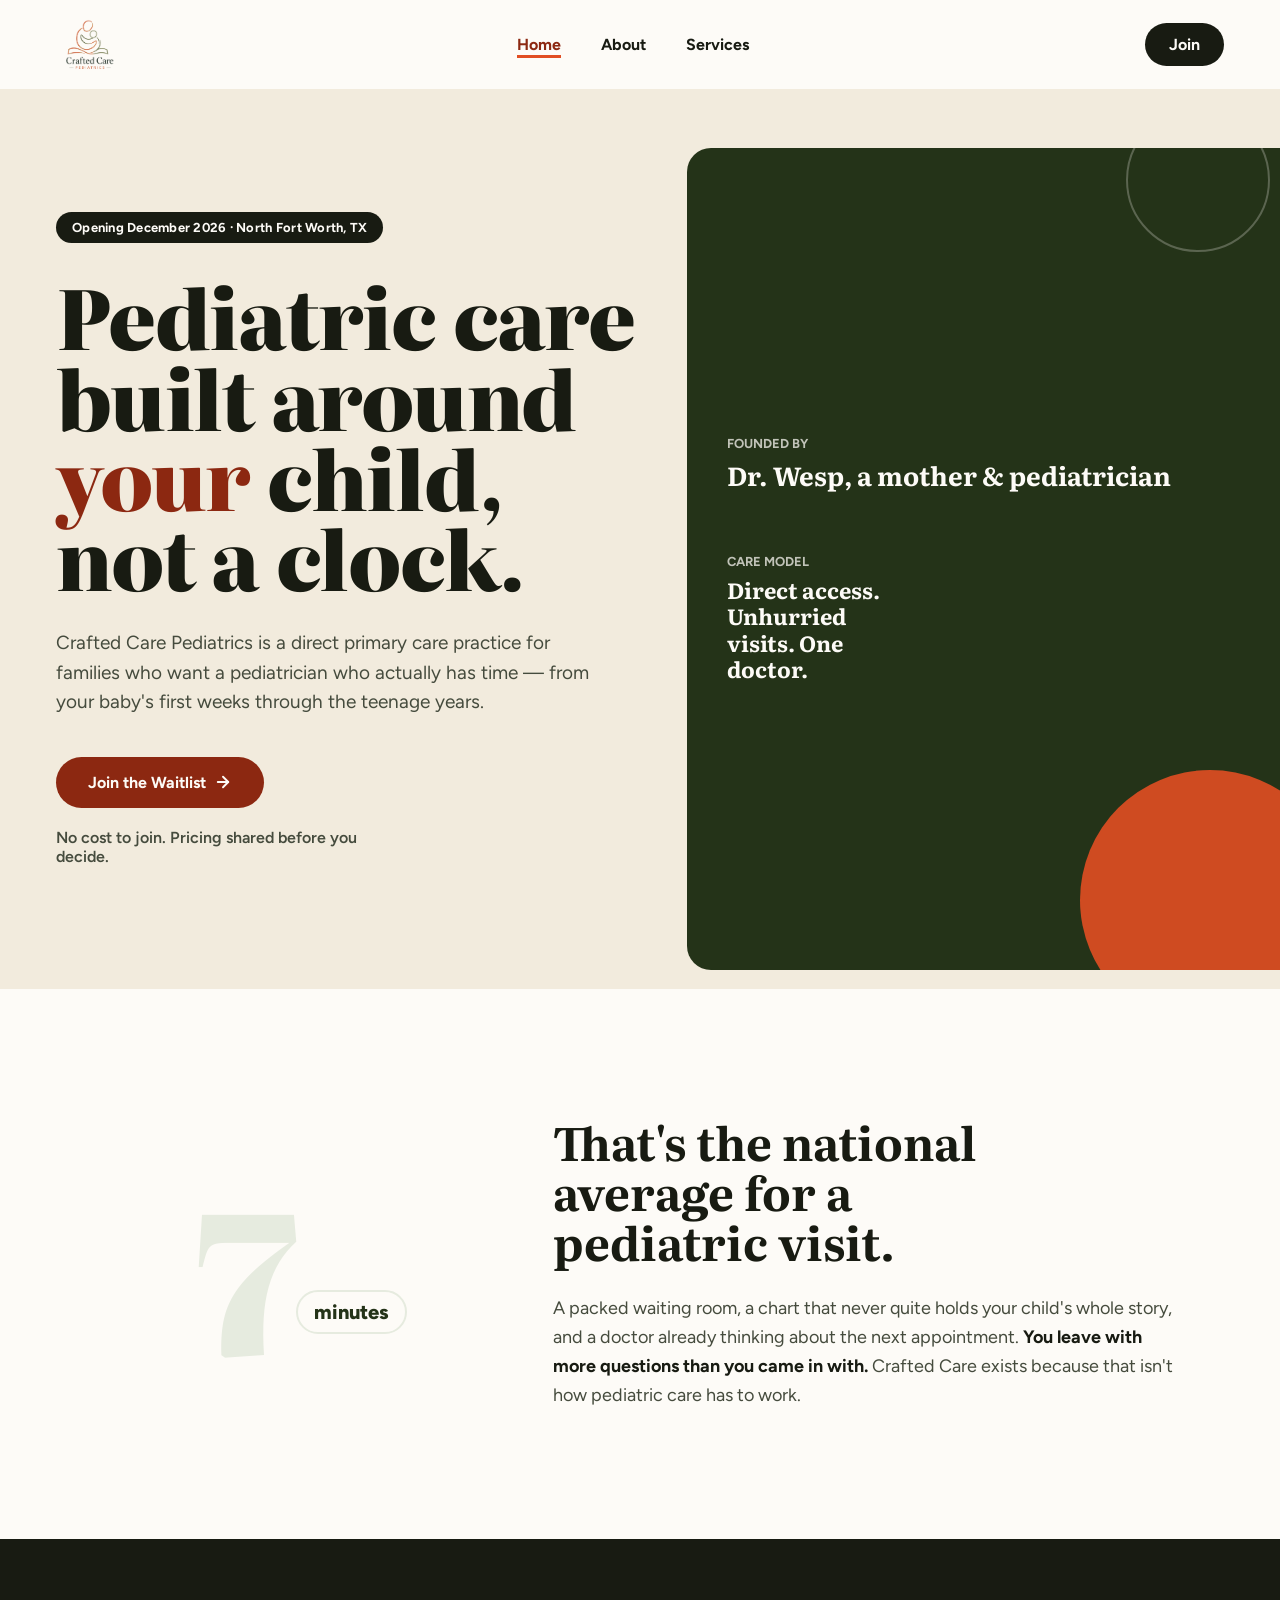
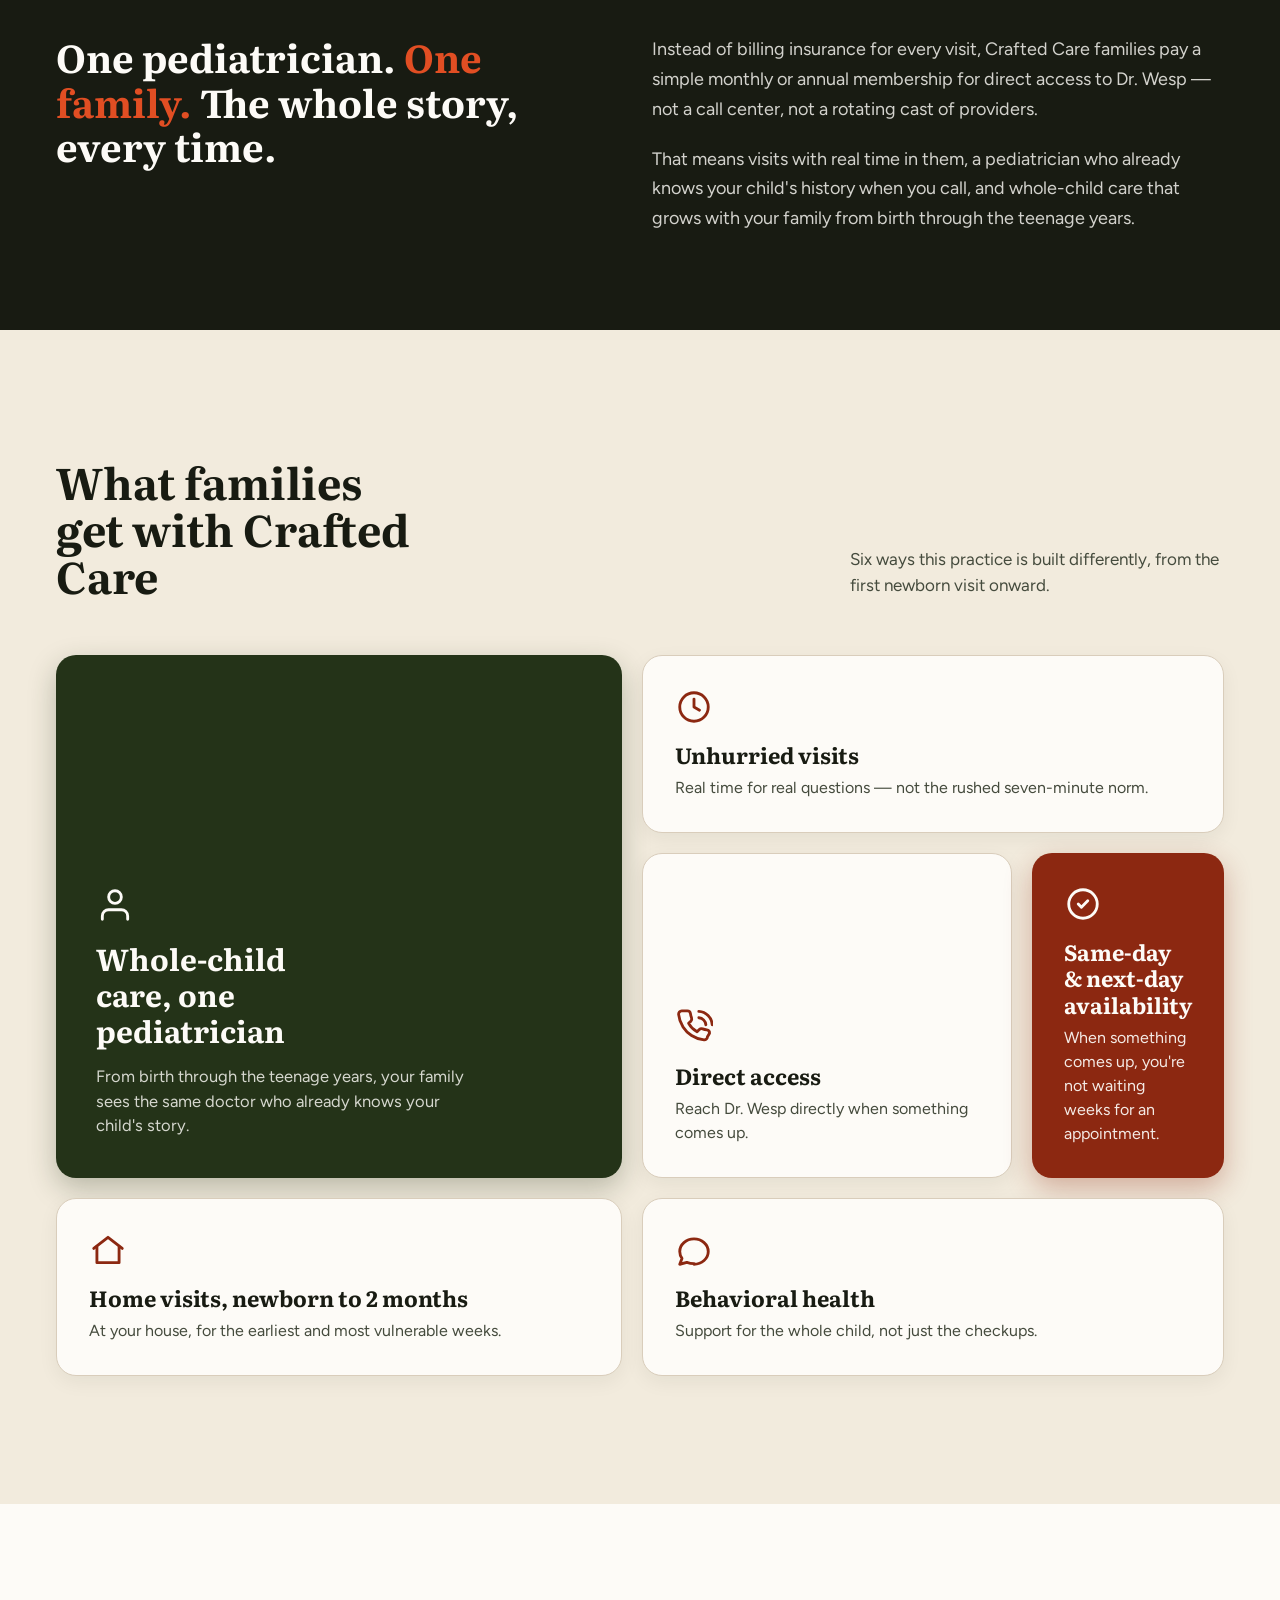
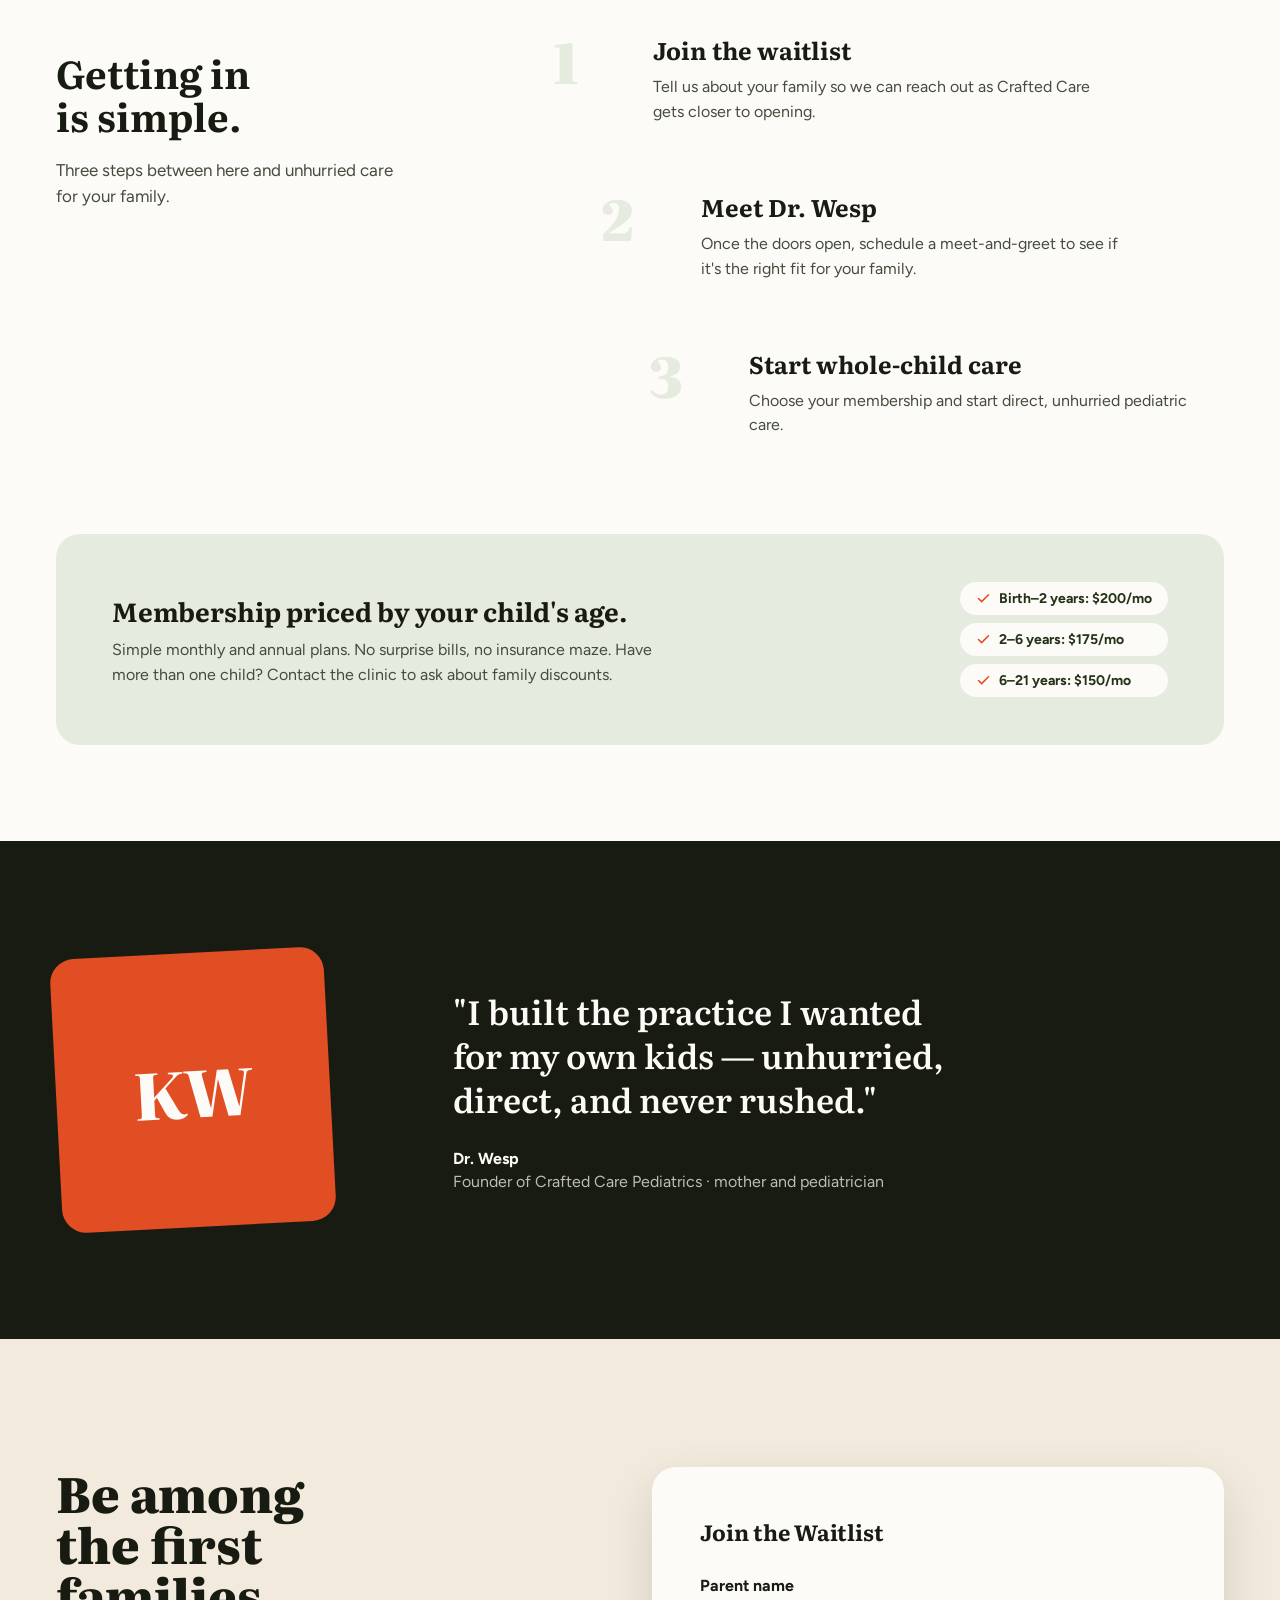
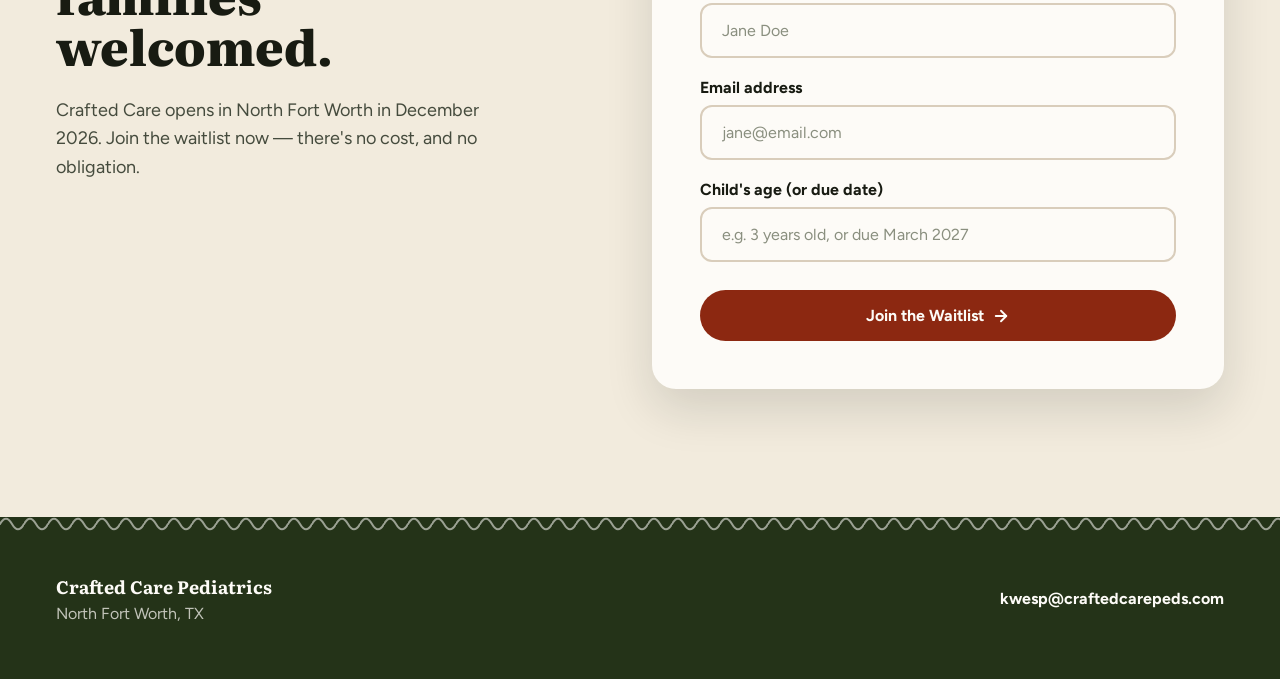
<file: design/homepage-options/option-b.html>
<!doctype html>
<html lang="en">
<head>
<meta charset="utf-8">
<meta name="viewport" content="width=device-width, initial-scale=1">
<title>Crafted Care Pediatrics — Homepage Option B: Bold Signal</title>
<link rel="stylesheet" href="https://fonts.googleapis.com/css2?family=Literata:wght@400;500;600;700;800;900&family=Figtree:wght@400;500;600;700;800&display=swap">
<style>
  /*
    TYPE SCALE (declared, all text lands on it):
    12 / 15 / 16 / 18 / 22 / 28 / 40 / 56 / clamp(48-88) display
    SPACING SCALE: base unit 8px — all margin/padding/gap values are multiples of 8 (with 4 used only as a half-step for tight label padding).
  */
  :root{
    /* punchier brand tokens — see report for rationale */
    --sage:#5C7A4A;--coral:#E14E23;--deep-sage:#243318;--deep-coral:#8C2811;
    --cream:#F2EBDD;--sage-mist:#E6EBDF;--paper:#FDFBF7;--ink:#181B12;
    --text-muted:#454B3D;--border-hairline:#D9CDBB;
    --font-serif:'Literata',Georgia,serif;--font-sans:'Figtree',system-ui,sans-serif;
    --ease:cubic-bezier(.16,1,.3,1);
  }
  *{box-sizing:border-box;}
  html{scroll-behavior:smooth;}
  body{margin:0;background:var(--paper);font-family:var(--font-sans);color:var(--ink);-webkit-font-smoothing:antialiased;}
  a{color:inherit;text-decoration:none;}
  img{display:block;max-width:100%;}
  button{font-family:inherit;}

  .wrap{max-width:1400px;margin:0 auto;padding-left:56px;padding-right:56px;}

  /* ---------- header ---------- */
  .site-header{position:sticky;top:0;z-index:50;background:rgba(253,251,247,0.86);backdrop-filter:blur(10px);-webkit-backdrop-filter:blur(10px);border-bottom:1px solid transparent;transition:border-color .3s ease;}
  .site-header.is-scrolled{border-bottom-color:var(--border-hairline);}
  .header-row{display:flex;align-items:center;justify-content:space-between;max-width:1400px;margin:0 auto;padding:16px 56px;gap:24px;}
  .logo-lockup img{height:56px;width:auto;display:block;}
  .nav{display:flex;align-items:center;gap:40px;list-style:none;margin:0;padding:0;}
  .nav-link{font-weight:700;font-size:16px;color:var(--ink);position:relative;padding-bottom:4px;transition:color .2s ease;}
  .nav-link::after{content:'';position:absolute;left:0;bottom:0;height:3px;width:100%;background:var(--coral);transform:scaleX(0);transform-origin:left;transition:transform .3s var(--ease);}
  .nav-link:hover,.nav-link.active{color:var(--deep-coral);}
  .nav-link:hover::after,.nav-link.active::after{transform:scaleX(1);}
  .nav-cta{background:var(--ink);color:var(--paper);font-weight:700;font-size:16px;padding:12px 24px;border-radius:999px;transition:transform .25s var(--ease),background-color .25s ease;display:inline-block;}
  .nav-cta:hover{background:var(--deep-coral);transform:translateY(-2px);}

  /* ---------- hero ---------- */
  .hero{position:relative;background:var(--cream);overflow:clip;padding-top:80px;padding-bottom:80px;min-height:100dvh;display:flex;align-items:center;}
  .hero-grid{display:grid;grid-template-columns:repeat(12,minmax(0,1fr));gap:24px;width:100%;align-items:stretch;}
  .hero-copy{grid-column:1 / 8;position:relative;z-index:2;min-width:0;padding-right:72px;}
  .hero-tag{display:inline-flex;align-items:center;background:var(--ink);color:var(--paper);font-weight:700;font-size:13px;letter-spacing:0.02em;padding:8px 16px;border-radius:999px;margin-bottom:32px;}
  .hero-headline{font-family:var(--font-serif);font-weight:800;font-size:clamp(44px,6.4vw,88px);line-height:0.98;letter-spacing:-0.015em;color:var(--ink);margin:0 0 32px;max-width:min(15ch,100%);}
  .hero-headline em{font-style:normal;color:var(--deep-coral);}
  .hero-sub{font-size:19px;line-height:1.55;color:var(--text-muted);max-width:46ch;margin:0 0 40px;}
  .hero-actions{display:flex;flex-direction:column;align-items:flex-start;gap:20px;max-width:340px;}
  .btn-primary{display:inline-flex;align-items:center;gap:8px;background:var(--deep-coral);color:var(--paper);font-weight:700;font-size:16px;padding:16px 32px;border-radius:999px;border:none;cursor:pointer;transition:transform .25s var(--ease),box-shadow .25s var(--ease),background-color .25s ease;}
  .btn-primary:hover{transform:translateY(-3px);box-shadow:0 16px 32px rgba(140,40,17,0.32);background:#711F0C;}
  .btn-primary:active{transform:translateY(-1px);}
  .btn-primary svg{width:18px;height:18px;flex-shrink:0;transition:transform .25s var(--ease);}
  .btn-primary:hover svg{transform:translateX(4px);}
  .hero-note{font-weight:600;font-size:16px;color:var(--text-muted);}

  .hero-panel{grid-column:8 / 13;position:relative;height:100%;align-self:stretch;}
  .hero-panel-inner{position:absolute;top:-64px;bottom:-104px;left:-64px;right:-56px;background:var(--deep-sage);border-radius:24px 0 0 24px;display:flex;flex-direction:column;justify-content:center;gap:64px;padding:48px 40px;overflow:hidden;z-index:1;}
  .hero-panel-inner::before{content:'';position:absolute;right:-60px;bottom:-60px;width:260px;height:260px;border-radius:50%;background:var(--coral);opacity:0.9;}
  .hero-panel-inner::after{content:'';position:absolute;right:10px;top:-40px;width:140px;height:140px;border-radius:50%;border:2px solid rgba(253,251,247,0.25);}
  .hero-panel-row{position:relative;z-index:2;}
  .hero-panel-label{font-weight:700;font-size:13px;color:rgba(253,251,247,0.72);text-transform:uppercase;margin-bottom:8px;}
  .hero-panel-value{font-family:var(--font-serif);font-weight:700;font-size:26px;color:var(--paper);line-height:1.2;}
  .hero-panel-bottom{position:relative;z-index:2;}
  .hero-panel-bottom .hero-panel-value{font-size:22px;max-width:11ch;}

  /* ---------- problem ---------- */
  .problem{background:var(--paper);padding:128px 0 112px;}
  .problem-grid{display:grid;grid-template-columns:repeat(12,1fr);gap:24px;align-items:center;}
  .problem-figure{grid-column:1 / 5;display:flex;align-items:center;justify-content:center;position:relative;}
  .problem-num{font-family:var(--font-serif);font-weight:900;font-size:clamp(140px,15vw,220px);line-height:1;color:var(--sage-mist);letter-spacing:-0.03em;}
  .problem-num-unit{position:absolute;bottom:18%;right:6%;font-family:var(--font-sans);font-weight:800;font-size:20px;color:var(--deep-sage);background:var(--paper);padding:8px 16px;border-radius:999px;border:2px solid var(--sage-mist);}
  .problem-copy{grid-column:6 / 13;}
  .problem-headline{font-family:var(--font-serif);font-weight:700;font-size:clamp(32px,3.6vw,52px);line-height:1.08;color:var(--ink);margin:0 0 28px;max-width:min(16ch,100%);}
  .problem-body{font-size:18px;line-height:1.6;color:var(--text-muted);max-width:52ch;}
  .problem-body strong{color:var(--ink);font-weight:700;}

  /* ---------- solution band ---------- */
  .solution{background:var(--ink);color:var(--paper);padding:96px 0;}
  .solution-grid{display:grid;grid-template-columns:repeat(12,1fr);gap:24px;align-items:start;}
  .solution-headline{grid-column:1 / 6;font-family:var(--font-serif);font-weight:700;font-size:clamp(28px,3vw,40px);line-height:1.15;margin:0;}
  .solution-headline .accent{color:var(--coral);}
  .solution-copy{grid-column:7 / 13;font-size:18px;line-height:1.65;color:rgba(253,251,247,0.82);max-width:54ch;}
  .solution-copy p{margin:0 0 20px;}
  .solution-copy p:last-child{margin-bottom:0;}

  /* ---------- benefits bento ---------- */
  .benefits{background:var(--cream);padding:128px 0;}
  .section-head{display:flex;justify-content:space-between;align-items:flex-end;gap:32px;margin-bottom:56px;flex-wrap:wrap;}
  .section-head h2{font-family:var(--font-serif);font-weight:700;font-size:clamp(32px,3.4vw,48px);line-height:1.08;color:var(--ink);margin:0;max-width:min(14ch,100%);}
  .section-head p{font-size:17px;color:var(--text-muted);max-width:34ch;margin:0;line-height:1.55;}

  .bento{display:grid;grid-template-columns:repeat(6,1fr);grid-auto-rows:minmax(148px,auto);gap:20px;}
  .bcard{border-radius:20px;padding:32px;position:relative;display:flex;flex-direction:column;justify-content:flex-end;transition:transform .3s var(--ease),box-shadow .3s var(--ease);}
  .bcard-light{background:var(--paper);border:1px solid var(--border-hairline);box-shadow:0 6px 20px rgba(24,27,18,0.06);}
  .bcard-light:hover{transform:translateY(-4px);box-shadow:0 18px 32px rgba(24,27,18,0.12);}
  .bcard-dark{background:var(--deep-sage);color:var(--paper);box-shadow:0 10px 28px rgba(36,51,24,0.28);}
  .bcard-dark:hover{transform:translateY(-4px);box-shadow:0 20px 36px rgba(36,51,24,0.36);}
  .bcard-coral{background:var(--deep-coral);color:var(--paper);box-shadow:0 10px 28px rgba(140,40,17,0.32);}
  .bcard-coral:hover{transform:translateY(-4px);box-shadow:0 20px 36px rgba(140,40,17,0.4);}
  .bcard .b-title{font-family:var(--font-serif);font-weight:700;font-size:22px;line-height:1.2;margin:0 0 8px;}
  .bcard-dark .b-title,.bcard-coral .b-title{color:var(--paper);}
  .bcard .b-body{font-size:16px;line-height:1.5;color:var(--text-muted);margin:0;}
  .bcard-dark .b-body{color:rgba(253,251,247,0.82);}
  .bcard-coral .b-body{color:rgba(253,251,247,0.92);}
  .bcard-anchor{grid-column:1 / 4;grid-row:1 / 3;justify-content:flex-end;padding:40px;}
  .bcard-anchor .b-title{font-size:30px;max-width:11ch;margin-bottom:16px;}
  .bcard-anchor .b-body{font-size:16.5px;max-width:34ch;}
  .b1{grid-column:4 / 7;grid-row:1 / 2;}
  .b2{grid-column:4 / 6;grid-row:2 / 3;}
  .b3{grid-column:6 / 7;grid-row:2 / 3;}
  .b4{grid-column:1 / 4;grid-row:3 / 4;}
  .b5{grid-column:4 / 7;grid-row:3 / 4;}
  .b-icon{width:38px;height:38px;margin-bottom:16px;flex-shrink:0;}

  /* ---------- how it works ---------- */
  .how{background:var(--paper);padding:128px 0 96px;}
  .how-grid{display:grid;grid-template-columns:repeat(12,1fr);gap:24px;}
  .how-head{grid-column:1 / 5;}
  .how-steps{grid-column:6 / 13;display:flex;flex-direction:column;gap:0;}
  .how-step{display:flex;gap:28px;padding:32px 0;border-top:none;}
  .how-step:first-child{padding-top:0;}
  .step-num{font-family:var(--font-serif);font-weight:900;font-size:56px;line-height:1;color:var(--sage-mist);flex-shrink:0;width:1.3em;transition:color .3s ease;}
  .how-step:hover .step-num{color:var(--coral);}
  .step-title{font-family:var(--font-serif);font-weight:700;font-size:24px;color:var(--ink);margin:0 0 8px;}
  .step-body{font-size:16px;line-height:1.55;color:var(--text-muted);margin:0;max-width:44ch;}
  .how-step:nth-child(2){margin-left:48px;}
  .how-step:nth-child(3){margin-left:96px;}

  .pricing-signal{margin-top:64px;background:var(--sage-mist);border-radius:24px;padding:48px 56px;display:flex;gap:40px;align-items:center;justify-content:space-between;flex-wrap:wrap;}
  .pricing-signal-text{max-width:56ch;}
  .pricing-signal-text h3{font-family:var(--font-serif);font-weight:700;font-size:26px;color:var(--ink);margin:0 0 8px;}
  .pricing-signal-text p{font-size:16px;line-height:1.55;color:var(--text-muted);margin:0;}
  .pricing-chip{display:flex;flex-direction:column;gap:8px;flex-shrink:0;}
  .pricing-chip span{display:inline-flex;align-items:center;gap:8px;font-weight:700;font-size:14px;color:var(--deep-sage);background:var(--paper);padding:8px 16px;border-radius:999px;white-space:nowrap;}
  .pricing-chip span svg{width:15px;height:15px;color:var(--coral);flex-shrink:0;}

  /* ---------- founder ---------- */
  .founder{background:var(--ink);color:var(--paper);padding:112px 0;}
  .founder-grid{display:grid;grid-template-columns:repeat(12,1fr);gap:24px;align-items:center;}
  .founder-mark{grid-column:1 / 4;aspect-ratio:1;border-radius:24px;background:var(--coral);display:flex;align-items:center;justify-content:center;transform:rotate(-3deg);}
  .founder-mark span{font-family:var(--font-serif);font-weight:800;font-size:64px;color:var(--paper);}
  .founder-copy{grid-column:5 / 13;}
  .founder-quote{font-family:var(--font-serif);font-weight:600;font-size:clamp(24px,2.6vw,34px);line-height:1.32;margin:0 0 28px;max-width:min(26ch,100%);}
  .founder-byline{font-weight:700;font-size:16px;color:var(--paper);margin-bottom:4px;}
  .founder-role{font-size:16px;color:rgba(253,251,247,0.72);}

  /* ---------- final cta ---------- */
  .cta{background:var(--cream);padding:128px 0;scroll-margin-top:88px;}
  .cta-grid{display:grid;grid-template-columns:repeat(12,1fr);gap:24px;align-items:start;}
  .cta-copy{grid-column:1 / 6;position:sticky;top:120px;}
  .cta-copy h2{font-family:var(--font-serif);font-weight:800;font-size:clamp(36px,3.8vw,56px);line-height:1.05;color:var(--ink);margin:0 0 24px;max-width:min(11ch,100%);}
  .cta-copy p{font-size:18px;line-height:1.6;color:var(--text-muted);max-width:38ch;margin:0;}
  .cta-form-wrap{grid-column:7 / 13;}
  .cta-form{background:var(--paper);border-radius:24px;padding:48px;box-shadow:0 20px 48px rgba(24,27,18,0.14);}
  .cta-form h3{font-family:var(--font-serif);font-weight:700;font-size:22px;color:var(--ink);margin:0 0 28px;}
  .field{display:flex;flex-direction:column;gap:8px;margin-bottom:20px;}
  .field label{font-weight:700;font-size:16px;color:var(--ink);}
  .field input{padding:16px 20px;border-radius:12px;border:2px solid var(--border-hairline);font-size:16px;color:var(--ink);font-family:var(--font-sans);background:var(--paper);transition:border-color .2s ease,box-shadow .2s ease;}
  .field input:focus{outline:none;border-color:var(--deep-sage);box-shadow:0 0 0 4px rgba(36,51,24,0.12);}
  .field input::placeholder{color:#8a8f7f;}
  .cta-form .btn-primary{width:100%;justify-content:center;margin-top:8px;}

  /* ---------- footer ---------- */
  .site-footer{background:var(--deep-sage);color:var(--paper);padding:56px 0;background-image:url("data:image/svg+xml,%3Csvg xmlns='http://www.w3.org/2000/svg' width='24' height='14' viewBox='0 0 24 14'%3E%3Cpath d='M0 7C4 0 8 0 12 7C16 14 20 14 24 7' fill='none' stroke='%23FDFBF7' stroke-width='2' stroke-linecap='round' opacity='0.55'/%3E%3C/svg%3E");background-repeat:repeat-x;background-position:top left;background-size:24px 14px;}
  .footer-row{display:flex;justify-content:space-between;align-items:center;gap:24px;flex-wrap:wrap;}
  .footer-brand{font-family:var(--font-serif);font-weight:700;font-size:18px;color:var(--paper);}
  .footer-loc{font-size:16px;color:rgba(253,251,247,0.72);margin-top:4px;}
  .footer-email{font-weight:700;font-size:16px;color:var(--paper);transition:color .2s ease;}
  .footer-email:hover{color:var(--coral);}

  /* ---------- scroll reveal ---------- */
  .reveal{opacity:0;transform:translateY(24px);transition:opacity .7s var(--ease),transform .7s var(--ease);transition-delay:var(--d,0ms);}
  .reveal.is-visible{opacity:1;transform:translateY(0);}

  @media (prefers-reduced-motion: reduce){
    *{animation-duration:.001ms !important;animation-iteration-count:1 !important;transition-duration:.001ms !important;}
    .reveal{opacity:1;transform:none;}
    html{scroll-behavior:auto;}
  }

  /* ---------- responsive ---------- */
  @media (max-width:1080px){
    .wrap{padding-left:32px;padding-right:32px;}
    .header-row{padding:16px 32px;}
    .hero{padding-top:48px;padding-bottom:72px;min-height:auto;}
    .hero-copy{grid-column:1 / 13;padding-right:0;}
    .hero-panel{display:none;}
    .problem-figure{grid-column:1 / 13;margin-bottom:24px;justify-content:flex-start;}
    .problem-copy{grid-column:1 / 13;}
    .problem{padding:80px 0;}
    .solution-headline{grid-column:1 / 13;margin-bottom:24px;}
    .solution-copy{grid-column:1 / 13;max-width:none;}
    .bento{grid-template-columns:1fr;grid-auto-rows:auto;}
    .bcard,.bcard-anchor,.b1,.b2,.b3,.b4,.b5{grid-column:1 / -1;grid-row:auto;}
    .bcard-anchor{padding:32px;}
    .how-head{grid-column:1 / 13;margin-bottom:40px;}
    .how-steps{grid-column:1 / 13;}
    .how-step:nth-child(2){margin-left:24px;}
    .how-step:nth-child(3){margin-left:48px;}
    .pricing-signal{padding:32px;flex-direction:column;align-items:flex-start;}
    .founder-mark{grid-column:1 / 5;}
    .founder-copy{grid-column:1 / 13;margin-top:32px;}
    .cta-copy{grid-column:1 / 13;position:static;margin-bottom:40px;}
    .cta-form-wrap{grid-column:1 / 13;}
  }
  @media (max-width:640px){
    .wrap{padding-left:20px;padding-right:20px;}
    .header-row{padding:12px 20px;flex-wrap:wrap;}
    .nav{gap:20px;}
    .nav-cta{display:none;}
    .hero-headline{font-size:clamp(38px,10vw,52px);}
    .how-step{flex-direction:column;gap:12px;}
    .how-step:nth-child(2),.how-step:nth-child(3){margin-left:0;}
    .cta-form{padding:32px 24px;}
    .footer-row{flex-direction:column;align-items:flex-start;}
  }
</style>
</head>
<body>

<!-- Header -->
<div class="site-header" data-header>
  <div class="header-row">
    <a href="#" class="logo-lockup">
      <img src="assets/logo-lockup-color.png" alt="Crafted Care Pediatrics">
    </a>
    <ul class="nav">
      <li><a href="#" class="nav-link active">Home</a></li>
      <li><a href="#about" class="nav-link">About</a></li>
      <li><a href="#services" class="nav-link">Services</a></li>
    </ul>
    <a href="#waitlist" class="nav-cta">Join</a>
  </div>
</div>

<!-- Hero -->
<section class="hero">
  <div class="wrap">
    <div class="hero-grid">
      <div class="hero-copy">
        <span class="hero-tag">Opening December 2026 &middot; North Fort Worth, TX</span>
        <h1 class="hero-headline">Pediatric care built around <em>your</em> child, not a clock.</h1>
        <p class="hero-sub">Crafted Care Pediatrics is a direct primary care practice for families who want a pediatrician who actually has time &mdash; from your baby's first weeks through the teenage years.</p>
        <div class="hero-actions">
          <a href="#waitlist" class="btn-primary">Join the Waitlist<svg viewBox="0 0 24 24" fill="none" stroke="currentColor" stroke-width="2.5" stroke-linecap="round" stroke-linejoin="round"><line x1="5" y1="12" x2="19" y2="12"></line><polyline points="12 5 19 12 12 19"></polyline></svg></a>
          <span class="hero-note">No cost to join. Pricing shared before you decide.</span>
        </div>
      </div>
      <div class="hero-panel" aria-hidden="true">
        <div class="hero-panel-inner">
          <div class="hero-panel-row">
            <div class="hero-panel-label">Founded by</div>
            <div class="hero-panel-value">Dr. Wesp, a mother &amp; pediatrician</div>
          </div>
          <div class="hero-panel-bottom">
            <div class="hero-panel-label">Care model</div>
            <div class="hero-panel-value">Direct access. Unhurried visits. One doctor.</div>
          </div>
        </div>
      </div>
    </div>
  </div>
</section>

<!-- Problem -->
<section class="problem">
  <div class="wrap problem-grid reveal">
    <div class="problem-figure">
      <span class="problem-num">7</span>
      <span class="problem-num-unit">minutes</span>
    </div>
    <div class="problem-copy">
      <h2 class="problem-headline">That's the national average for a pediatric visit.</h2>
      <p class="problem-body">A packed waiting room, a chart that never quite holds your child's whole story, and a doctor already thinking about the next appointment. <strong>You leave with more questions than you came in with.</strong> Crafted Care exists because that isn't how pediatric care has to work.</p>
    </div>
  </div>
</section>

<!-- Solution -->
<section class="solution">
  <div class="wrap solution-grid reveal">
    <h2 class="solution-headline">One pediatrician. <span class="accent">One family.</span> The whole story, every time.</h2>
    <div class="solution-copy">
      <p>Instead of billing insurance for every visit, Crafted Care families pay a simple monthly or annual membership for direct access to Dr. Wesp &mdash; not a call center, not a rotating cast of providers.</p>
      <p>That means visits with real time in them, a pediatrician who already knows your child's history when you call, and whole-child care that grows with your family from birth through the teenage years.</p>
    </div>
  </div>
</section>

<!-- Benefits -->
<section class="benefits" id="services">
  <div class="wrap">
    <div class="section-head reveal">
      <h2>What families get with Crafted Care</h2>
      <p>Six ways this practice is built differently, from the first newborn visit onward.</p>
    </div>
    <div class="bento reveal">
      <div class="bcard bcard-dark bcard-anchor">
        <svg class="b-icon" viewBox="0 0 24 24" fill="none" stroke="currentColor" stroke-width="1.8" stroke-linecap="round" stroke-linejoin="round"><path d="M20 21v-2a4 4 0 0 0-4-4H8a4 4 0 0 0-4 4v2"></path><circle cx="12" cy="7" r="4"></circle></svg>
        <div class="b-title">Whole-child care, one pediatrician</div>
        <div class="b-body">From birth through the teenage years, your family sees the same doctor who already knows your child's story.</div>
      </div>
      <div class="bcard bcard-light b1">
        <svg class="b-icon" viewBox="0 0 24 24" fill="none" stroke="var(--deep-coral)" stroke-width="1.8" stroke-linecap="round" stroke-linejoin="round"><circle cx="12" cy="12" r="9"></circle><polyline points="12 7 12 12 15.5 14"></polyline></svg>
        <div class="b-title">Unhurried visits</div>
        <div class="b-body">Real time for real questions &mdash; not the rushed seven-minute norm.</div>
      </div>
      <div class="bcard bcard-light b2">
        <svg class="b-icon" viewBox="0 0 24 24" fill="none" stroke="var(--deep-coral)" stroke-width="1.8" stroke-linecap="round" stroke-linejoin="round"><path d="M15.05 5.5a5 5 0 0 1 4.45 4.45"></path><path d="M15.05 1.5a9 9 0 0 1 8.45 8.44"></path><path d="M20.5 17.5a2 2 0 0 1-2.18 2 18 18 0 0 1-7.85-2.79 17.5 17.5 0 0 1-5.4-5.4A18 18 0 0 1 2.28 3.4 2 2 0 0 1 4.26 1.2h3.5a2 2 0 0 1 2 1.72c.12.9.35 1.79.68 2.63a2 2 0 0 1-.45 2.11L8.6 9.05a14 14 0 0 0 5.35 5.35l1.4-1.4a2 2 0 0 1 2.11-.45c.84.33 1.72.56 2.63.68a2 2 0 0 1 1.72 2.05z"></path></svg>
        <div class="b-title">Direct access</div>
        <div class="b-body">Reach Dr. Wesp directly when something comes up.</div>
      </div>
      <div class="bcard bcard-coral b3">
        <svg class="b-icon" viewBox="0 0 24 24" fill="none" stroke="currentColor" stroke-width="1.8" stroke-linecap="round" stroke-linejoin="round"><circle cx="12" cy="12" r="9"></circle><path d="M9 12l2 2 4-4"></path></svg>
        <div class="b-title">Same-day &amp; next-day availability</div>
        <div class="b-body">When something comes up, you're not waiting weeks for an appointment.</div>
      </div>
      <div class="bcard bcard-light b4">
        <svg class="b-icon" viewBox="0 0 24 24" fill="none" stroke="var(--deep-coral)" stroke-width="1.8" stroke-linecap="round" stroke-linejoin="round"><path d="M3 11l9-7 9 7"></path><path d="M5 10v10h14V10"></path></svg>
        <div class="b-title">Home visits, newborn to 2 months</div>
        <div class="b-body">At your house, for the earliest and most vulnerable weeks.</div>
      </div>
      <div class="bcard bcard-light b5">
        <svg class="b-icon" viewBox="0 0 24 24" fill="none" stroke="var(--deep-coral)" stroke-width="1.8" stroke-linecap="round" stroke-linejoin="round"><path d="M12 21c4.97 0 9-3.582 9-8s-4.03-8-9-8-9 3.582-9 8c0 1.6.518 3.086 1.41 4.32L3 21l4.5-1.2c1.36.51 2.87.8 4.5.8z"></path></svg>
        <div class="b-title">Behavioral health</div>
        <div class="b-body">Support for the whole child, not just the checkups.</div>
      </div>
    </div>
  </div>
</section>

<!-- How it works + pricing signal -->
<section class="how">
  <div class="wrap">
    <div class="how-grid">
      <div class="how-head reveal">
        <h2 class="section-head" style="display:block;margin-bottom:0;">
          <span style="font-family:var(--font-serif);font-weight:700;font-size:clamp(30px,3vw,44px);line-height:1.1;color:var(--ink);display:block;max-width:min(9ch,100%);">Getting in is simple.</span>
        </h2>
        <p style="font-size:17px;color:var(--text-muted);margin-top:20px;max-width:32ch;line-height:1.55;">Three steps between here and unhurried care for your family.</p>
      </div>
      <div class="how-steps reveal">
        <div class="how-step">
          <span class="step-num">1</span>
          <div>
            <h3 class="step-title">Join the waitlist</h3>
            <p class="step-body">Tell us about your family so we can reach out as Crafted Care gets closer to opening.</p>
          </div>
        </div>
        <div class="how-step">
          <span class="step-num">2</span>
          <div>
            <h3 class="step-title">Meet Dr. Wesp</h3>
            <p class="step-body">Once the doors open, schedule a meet-and-greet to see if it's the right fit for your family.</p>
          </div>
        </div>
        <div class="how-step">
          <span class="step-num">3</span>
          <div>
            <h3 class="step-title">Start whole-child care</h3>
            <p class="step-body">Choose your membership and start direct, unhurried pediatric care.</p>
          </div>
        </div>
      </div>
    </div>
    <div class="pricing-signal reveal">
      <div class="pricing-signal-text">
        <h3>Membership priced by your child's age.</h3>
        <p>Simple monthly and annual plans. No surprise bills, no insurance maze. Have more than one child? Contact the clinic to ask about family discounts.</p>
      </div>
      <div class="pricing-chip">
        <span><svg viewBox="0 0 24 24" fill="none" stroke="currentColor" stroke-width="2.5" stroke-linecap="round" stroke-linejoin="round"><path d="M20 6L9 17l-5-5"></path></svg>Birth&ndash;2 years: $200/mo</span>
        <span><svg viewBox="0 0 24 24" fill="none" stroke="currentColor" stroke-width="2.5" stroke-linecap="round" stroke-linejoin="round"><path d="M20 6L9 17l-5-5"></path></svg>2&ndash;6 years: $175/mo</span>
        <span><svg viewBox="0 0 24 24" fill="none" stroke="currentColor" stroke-width="2.5" stroke-linecap="round" stroke-linejoin="round"><path d="M20 6L9 17l-5-5"></path></svg>6&ndash;21 years: $150/mo</span>
      </div>
    </div>
  </div>
</section>

<!-- Founder -->
<section class="founder" id="about">
  <div class="wrap founder-grid reveal">
    <div class="founder-mark" aria-hidden="true"><span>KW</span></div>
    <div class="founder-copy">
      <p class="founder-quote">"I built the practice I wanted for my own kids &mdash; unhurried, direct, and never rushed."</p>
      <div class="founder-byline">Dr. Wesp</div>
      <div class="founder-role">Founder of Crafted Care Pediatrics &middot; mother and pediatrician</div>
    </div>
  </div>
</section>

<!-- Final CTA -->
<section class="cta" id="waitlist">
  <div class="wrap cta-grid">
    <div class="cta-copy reveal">
      <h2>Be among the first families welcomed.</h2>
      <p>Crafted Care opens in North Fort Worth in December 2026. Join the waitlist now &mdash; there's no cost, and no obligation.</p>
    </div>
    <div class="cta-form-wrap reveal">
      <div class="cta-form">
        <h3>Join the Waitlist</h3>
        <form onsubmit="return false;">
          <div class="field">
            <label for="parentName">Parent name</label>
            <input id="parentName" type="text" placeholder="Jane Doe" autocomplete="name">
          </div>
          <div class="field">
            <label for="parentEmail">Email address</label>
            <input id="parentEmail" type="email" placeholder="jane@email.com" autocomplete="email">
          </div>
          <div class="field">
            <label for="childAge">Child's age (or due date)</label>
            <input id="childAge" type="text" placeholder="e.g. 3 years old, or due March 2027">
          </div>
          <button type="submit" class="btn-primary">Join the Waitlist<svg viewBox="0 0 24 24" fill="none" stroke="currentColor" stroke-width="2.5" stroke-linecap="round" stroke-linejoin="round"><line x1="5" y1="12" x2="19" y2="12"></line><polyline points="12 5 19 12 12 19"></polyline></svg></button>
        </form>
      </div>
    </div>
  </div>
</section>

<!-- Footer -->
<footer class="site-footer">
  <div class="wrap footer-row">
    <div>
      <div class="footer-brand">Crafted Care Pediatrics</div>
      <div class="footer-loc">North Fort Worth, TX</div>
    </div>
    <a href="mailto:kwesp@craftedcarepeds.com" class="footer-email">kwesp@craftedcarepeds.com</a>
  </div>
</footer>

<script>
(function(){
  var els = document.querySelectorAll('.reveal');
  if (!('IntersectionObserver' in window)) {
    els.forEach(function(el){ el.classList.add('is-visible'); });
  } else {
    var io = new IntersectionObserver(function(entries){
      entries.forEach(function(entry){
        if (entry.isIntersecting) {
          entry.target.classList.add('is-visible');
          io.unobserve(entry.target);
        }
      });
    }, { threshold: 0.12, rootMargin: '0px 0px -40px 0px' });
    els.forEach(function(el){ io.observe(el); });
  }

  var header = document.querySelector('[data-header]');
  if (header) {
    var onScroll = function(){
      if (window.scrollY > 8) header.classList.add('is-scrolled');
      else header.classList.remove('is-scrolled');
    };
    window.addEventListener('scroll', onScroll, { passive: true });
    onScroll();
  }
})();
</script>
</body>
</html>
</file>
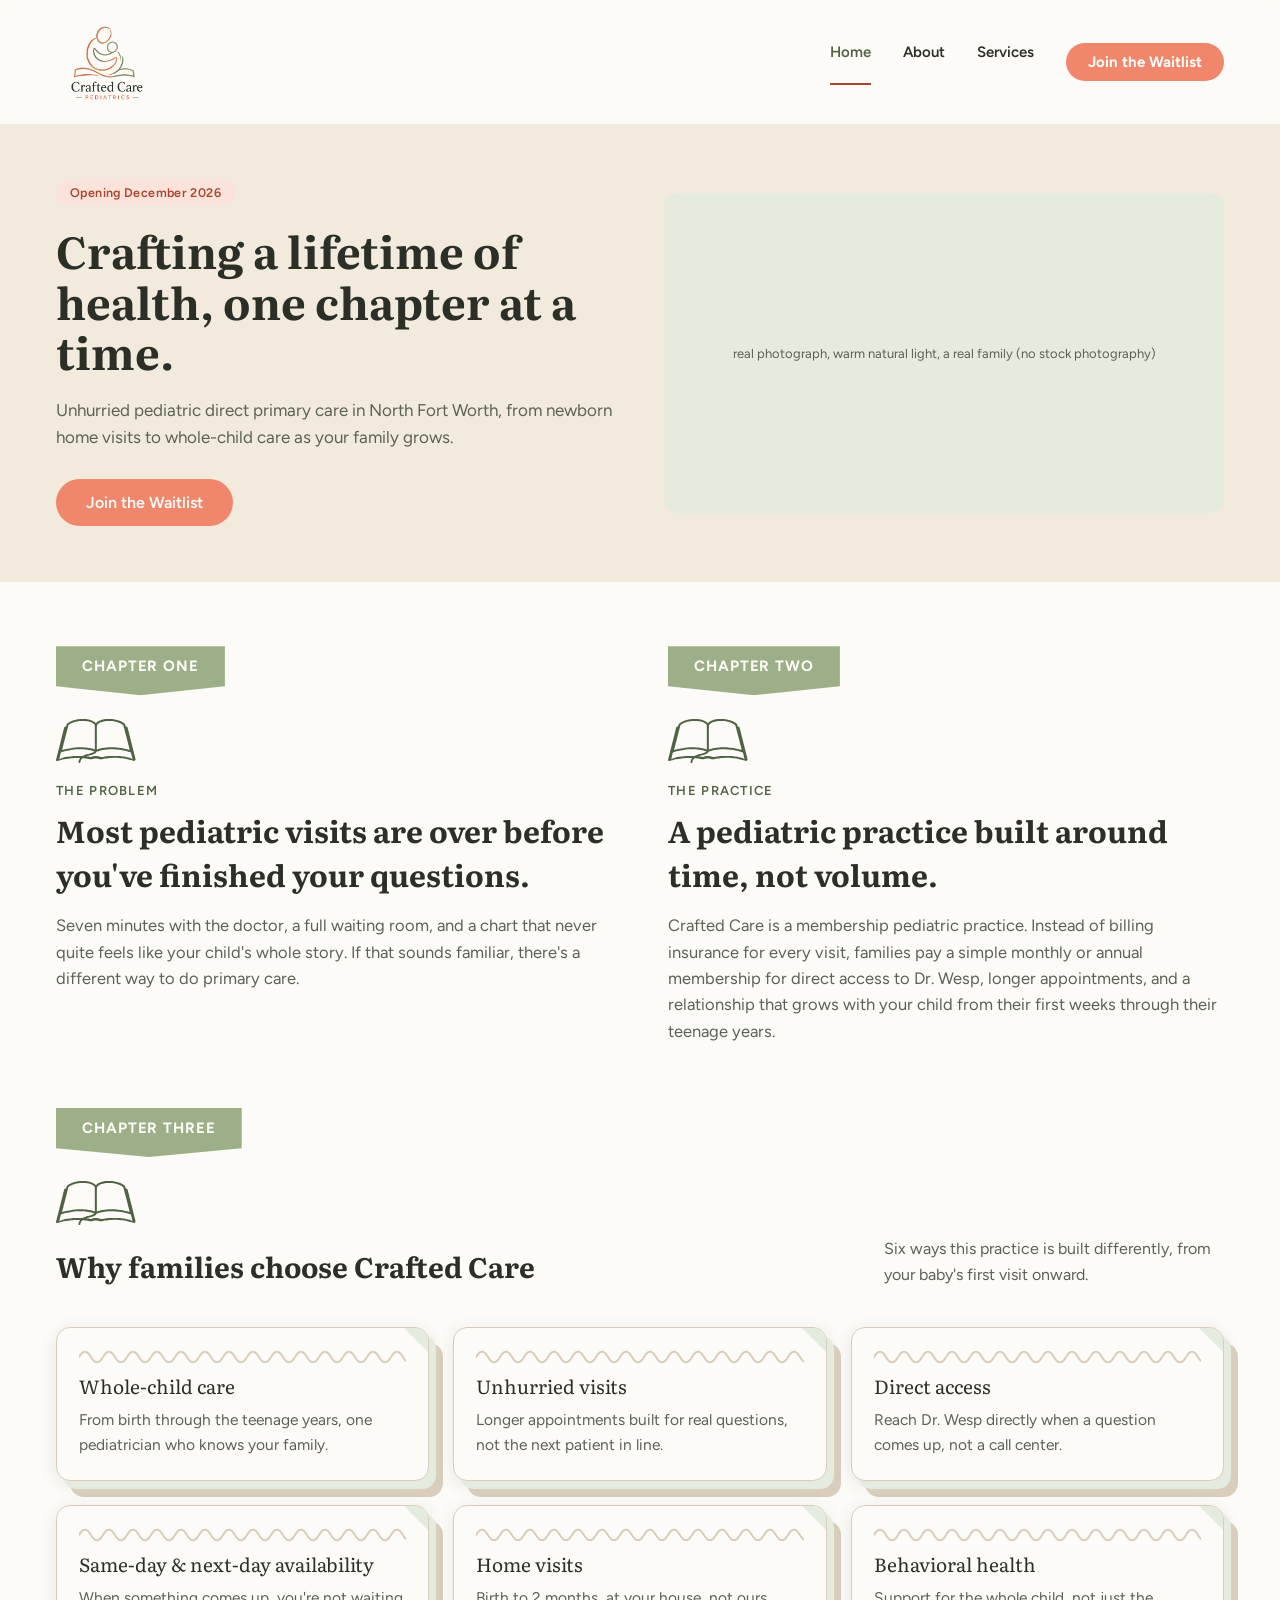
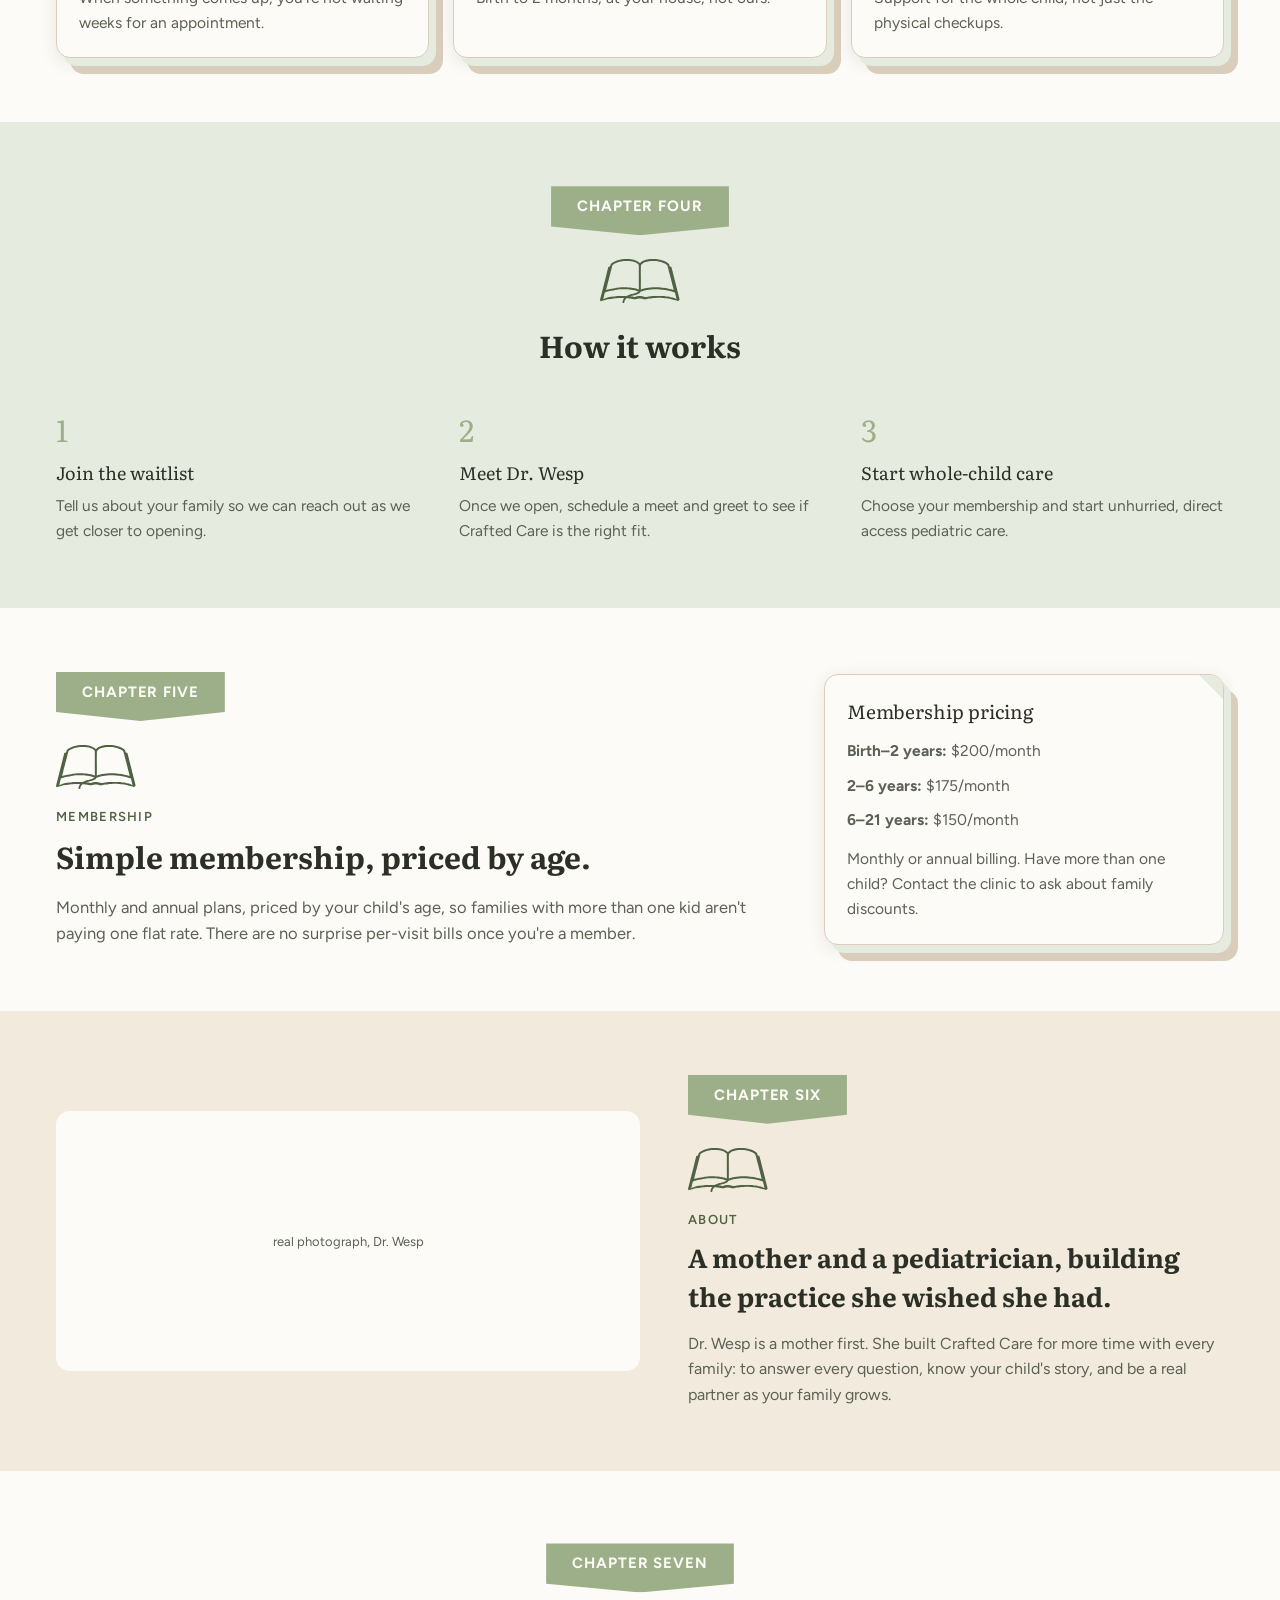
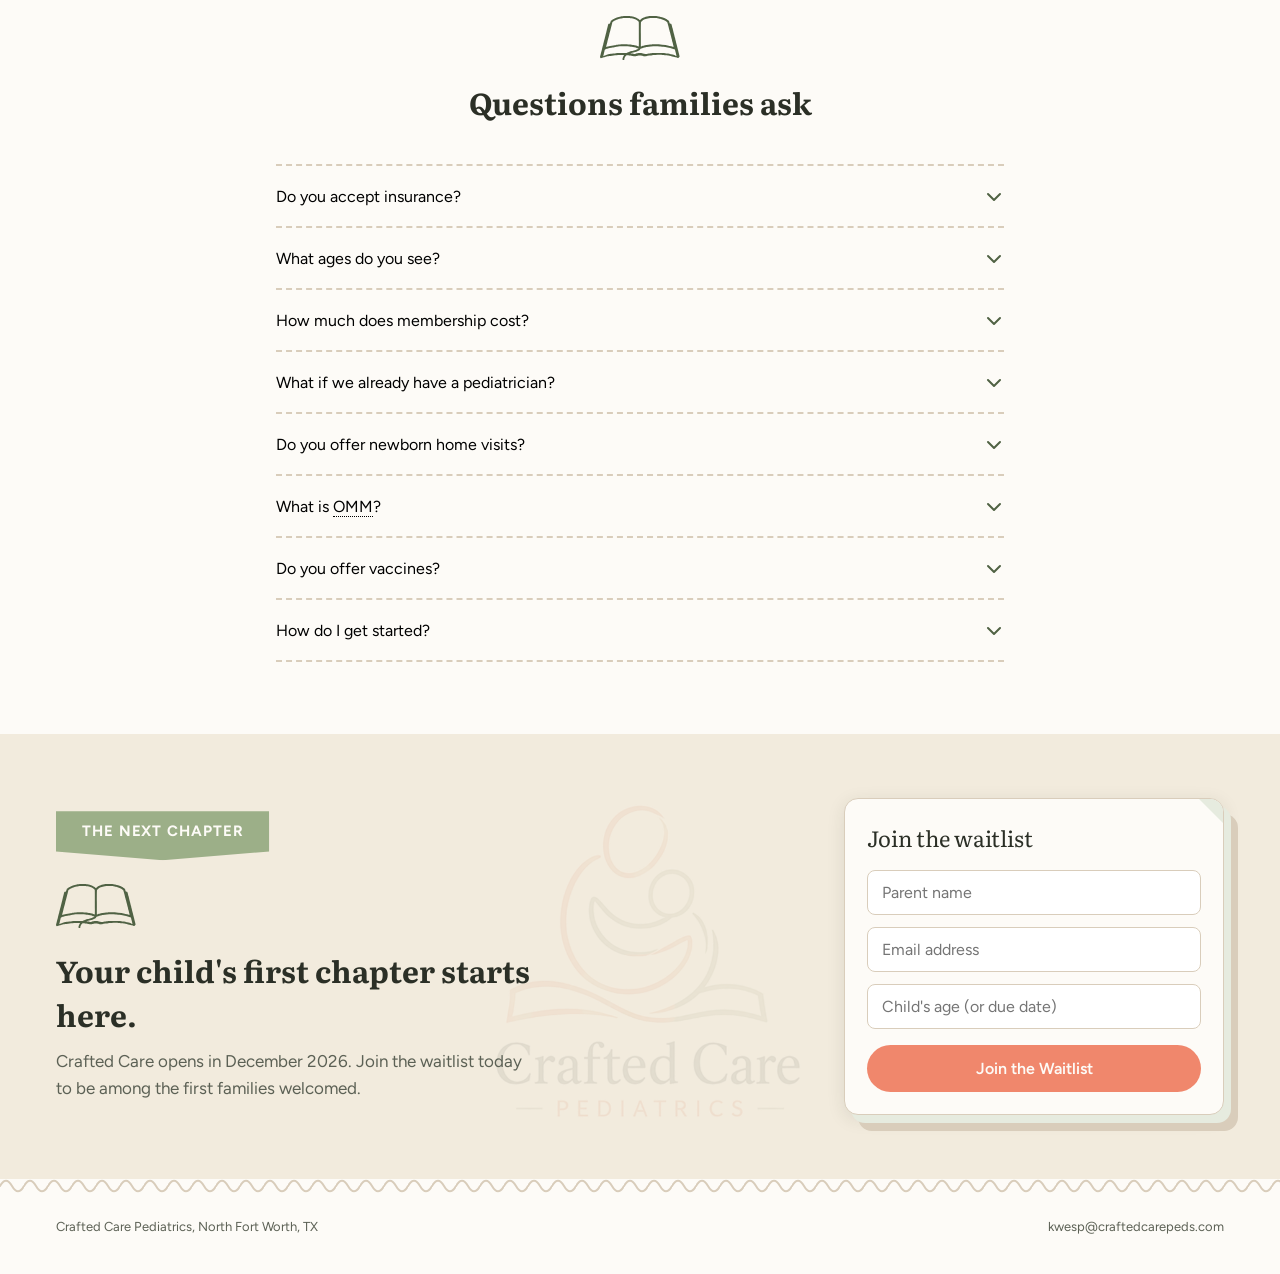
<file: design/homepage-options/option-c.html>
<!doctype html>
<html lang="en">
<head>
<meta charset="utf-8">
<meta name="viewport" content="width=device-width, initial-scale=1">
<title>Crafted Care Pediatrics — Homepage Option C: Full Conversion Build</title>
<link rel="stylesheet" href="https://fonts.googleapis.com/css2?family=Literata:wght@400;500;600;700&family=Figtree:wght@400;500;600;700&display=swap">
<style>
  :root{
    --sage:#9CAF88;--coral:#F0876C;--deep-sage:#506244;--deep-coral:#A8452F;
    --cream:#F2EBDD;--sage-mist:#E6EBDF;--paper:#FDFBF7;--ink:#2B2F26;
    --text-muted:#5C6155;--border-hairline:#D9CDBB;
    --font-serif:'Literata',Georgia,serif;--font-sans:'Figtree',system-ui,sans-serif;
    --ease:cubic-bezier(.16,1,.3,1);
  }
  *{box-sizing:border-box;}
  html{scroll-behavior:smooth;}
  body{margin:0;background:var(--paper);font-family:var(--font-sans);color:var(--ink);}
  a{color:var(--deep-sage);text-decoration:none;transition:color .2s ease;}
  a:hover{color:var(--deep-coral);}

  .site-header{position:sticky;top:0;z-index:50;background:rgba(253,251,247,0.9);backdrop-filter:blur(8px);-webkit-backdrop-filter:blur(8px);transition:box-shadow .3s ease;}
  .site-header.is-scrolled{box-shadow:0 2px 16px rgba(43,47,38,0.08);}
  .nav-link{position:relative;padding-bottom:2px;}
  .nav-link::after{content:'';position:absolute;left:0;right:0;bottom:-4px;height:2px;background:var(--deep-coral);transform:scaleX(0);transform-origin:left;transition:transform .25s var(--ease);}
  .nav-link:hover::after,.nav-link.active::after{transform:scaleX(1);}
  .nav-link.active{color:var(--deep-sage);}
  .logo-mark{transition:transform .3s var(--ease);}
  .logo-lockup:hover .logo-mark{transform:rotate(-4deg) scale(1.05);}
  .nav-cta{display:inline-flex;align-items:center;background:var(--coral);color:var(--paper);font-weight:700;font-size:15px;padding:10px 22px;border-radius:999px;transition:transform .25s var(--ease),background-color .25s ease,box-shadow .25s var(--ease);}
  .nav-cta:hover{background:var(--deep-coral);color:var(--paper);transform:translateY(-2px);box-shadow:0 10px 20px rgba(240,135,108,0.35);}

  .cc-card{background:var(--paper);border:1px solid var(--border-hairline);border-radius:14px;position:relative;overflow:hidden;box-shadow:7px 8px 0 0 var(--sage-mist),14px 16px 0 0 var(--border-hairline),0 4px 18px rgba(43,47,38,0.10);padding:22px;transition:transform .35s var(--ease),box-shadow .35s var(--ease);}
  .cc-card:hover{transform:translateY(-5px);box-shadow:7px 8px 0 0 var(--sage-mist),14px 16px 0 0 var(--border-hairline),0 16px 32px rgba(43,47,38,0.16);}
  .cc-card::after{content:'';position:absolute;top:0;right:0;width:0;height:0;border-style:solid;border-width:0 24px 24px 0;border-color:transparent var(--sage-mist) transparent transparent;}
  .cc-card .cc-bookmark{position:absolute;top:0;right:26px;width:20px;height:36px;background:var(--coral);clip-path:polygon(0 0,100% 0,100% 78%,50% 100%,0 78%);transform:translateY(-100%);transition:transform .4s var(--ease);z-index:2;box-shadow:0 3px 6px rgba(43,47,38,0.18);}
  .cc-card:hover .cc-bookmark{transform:translateY(0);}
  .cc-stitch{background-image:url("data:image/svg+xml,%3Csvg xmlns='http://www.w3.org/2000/svg' width='24' height='14' viewBox='0 0 24 14'%3E%3Cpath d='M0 7C4 0 8 0 12 7C16 14 20 14 24 7' fill='none' stroke='%23D9CDBB' stroke-width='2' stroke-linecap='round'/%3E%3C/svg%3E");background-repeat:repeat-x;background-size:24px 14px;background-position:top left;padding-top:22px;}
  .cc-h2{font-family:var(--font-serif);font-weight:700;font-size:30px;color:var(--ink);margin:0;}
  .cc-eyebrow{font-family:var(--font-sans);font-weight:600;font-size:13px;letter-spacing:0.1em;text-transform:uppercase;color:var(--deep-sage);}
  .term-tip{position:relative;border-bottom:1px dotted currentColor;cursor:help;}
  .term-tip .term-tip-bubble{position:absolute;left:0;top:calc(100% + 10px);transform:translateY(-4px);width:210px;background:var(--ink);color:var(--paper);font-family:var(--font-sans);font-size:13px;line-height:1.5;font-weight:400;text-transform:none;letter-spacing:normal;padding:10px 12px;border-radius:8px;opacity:0;visibility:hidden;transition:opacity .2s ease,transform .2s ease;pointer-events:none;z-index:30;box-shadow:0 8px 20px rgba(43,47,38,0.25);text-align:left;}
  .term-tip .term-tip-bubble::after{content:'';position:absolute;bottom:100%;left:16px;border:6px solid transparent;border-bottom-color:var(--ink);}
  .term-tip:hover .term-tip-bubble,.term-tip:focus-visible .term-tip-bubble{opacity:1;visibility:visible;transform:translateY(0);}
  .cc-body{font-family:var(--font-sans);font-size:15.5px;line-height:1.6;color:var(--text-muted);}
  .bookmark-tag{position:relative;display:inline-flex;align-items:flex-start;justify-content:center;padding:11px 26px 20px;background:var(--sage);color:var(--paper);font-family:var(--font-sans);font-weight:700;font-size:15px;letter-spacing:0.06em;text-transform:uppercase;clip-path:polygon(0 0,100% 0,100% 82%,50% 100%,0 82%);margin-bottom:18px;filter:drop-shadow(0 4px 8px rgba(43,47,38,0.16));}
  .book-illustration{display:inline-block;height:44px;width:auto;margin:6px 0 16px;}

  .cc-btn-coral{display:inline-flex;align-items:center;justify-content:center;padding:14px 30px;border-radius:999px;background:var(--coral);color:var(--paper);font-family:var(--font-sans);font-weight:600;font-size:16px;border:none;cursor:pointer;transition:transform .25s var(--ease),box-shadow .25s var(--ease);}
  .cc-btn-coral:hover{transform:translateY(-3px);box-shadow:0 12px 26px rgba(240,135,108,0.4);}
  .cc-btn-coral:active{transform:translateY(-1px);}

  .cc-photo{position:relative;overflow:hidden;transition:transform .5s var(--ease);}
  .cc-photo:hover{transform:scale(1.015);}

  .step-num{display:inline-block;transition:transform .3s var(--ease),color .3s ease;}
  .step:hover .step-num{transform:translateY(-4px);color:var(--deep-sage);}

  .cc-benefits-grid{display:grid;grid-template-columns:repeat(3, minmax(0, 1fr));gap:24px;}

  /* FAQ accordion */
  .faq-item{border-top:2px dashed var(--border-hairline);}
  .faq-item:last-child{border-bottom:2px dashed var(--border-hairline);}
  .faq-q-row{display:flex;align-items:center;justify-content:space-between;gap:16px;cursor:pointer;padding:20px 0;background:none;border:none;width:100%;text-align:left;font:inherit;}
  .faq-q-row:hover .cc-faq-q{color:var(--deep-sage);}
  .faq-chevron{flex-shrink:0;width:20px;height:20px;transition:transform .35s var(--ease);color:var(--deep-sage);}
  .faq-item.open .faq-chevron{transform:rotate(180deg);}
  .faq-a-wrap{display:grid;grid-template-rows:0fr;transition:grid-template-rows .4s var(--ease);}
  .faq-item.open .faq-a-wrap{grid-template-rows:1fr;}
  .faq-a-inner{overflow:hidden;}
  .faq-a-inner .cc-body{padding-bottom:20px;}

  /* scroll reveal */
  .reveal{opacity:0;transform:translateY(28px);transition:opacity .7s var(--ease),transform .7s var(--ease);transition-delay:var(--d,0ms);}
  .reveal.is-visible{opacity:1;transform:translateY(0);}

  /* hero load-in */
  .hero-in>*{opacity:0;transform:translateY(18px);animation:heroIn .8s var(--ease) forwards;}
  .hero-in>*:nth-child(1){animation-delay:.05s;}
  .hero-in>*:nth-child(2){animation-delay:.18s;}
  .hero-in>*:nth-child(3){animation-delay:.31s;}
  .hero-in>*:nth-child(4){animation-delay:.44s;}
  .hero-photo-in{opacity:0;transform:translateY(18px) scale(0.98);animation:heroIn .9s var(--ease) forwards;animation-delay:.3s;}
  @keyframes heroIn{to{opacity:1;transform:translateY(0) scale(1);}}

  @media (prefers-reduced-motion: reduce){
    *{animation-duration:.001ms !important;animation-iteration-count:1 !important;transition-duration:.001ms !important;}
    .reveal{opacity:1;transform:none;}
    html{scroll-behavior:auto;}
  }
  @media (max-width: 900px){
    .cc-row{flex-direction:column;}
    .cc-benefits-grid{grid-template-columns:1fr;}
  }
</style>
</head>
<body>

<div style="width:100%;">

  <!-- Header -->
  <div class="site-header" data-header style="display:flex; align-items:center; justify-content:space-between; padding:20px 56px; flex-wrap:wrap; gap:16px;">
    <a href="#" class="logo-lockup" style="display:flex; align-items:center; gap:12px;">
      <img class="logo-mark" src="assets/logo-lockup-color.png" alt="Crafted Care Pediatrics" style="height:84px; display:block;">
    </a>
    <div style="display:flex; gap:32px; font-size:15px; font-weight:600;">
      <span class="nav-link active">Home</span>
      <span class="nav-link" style="color:var(--ink);">About</span>
      <span class="nav-link" style="color:var(--ink);">Services</span>
      <a href="#waitlist" class="nav-cta">Join the Waitlist</a>
    </div>
  </div>

  <!-- Hero -->
  <div style="background:var(--cream); padding:56px;">
    <div class="cc-row hero-in" style="display:flex; gap:48px; align-items:center; max-width:1328px; margin:0 auto;">
      <div style="max-width:560px; flex-shrink:0;">
        <span style="display:inline-flex; padding:5px 14px; border-radius:999px; background:#FBE3DA; color:var(--deep-coral); font-weight:600; font-size:12.5px; letter-spacing:0.03em; margin-bottom:20px;">Opening December 2026</span>
        <div style="font-family:var(--font-serif); font-weight:700; font-size:44px; line-height:1.15; color:var(--ink); margin-bottom:20px;">Crafting a lifetime of health, one chapter at a time.</div>
        <div class="cc-body" style="font-size:17px; margin-bottom:28px;">Unhurried pediatric direct primary care in North Fort Worth, from newborn home visits to whole-child care as your family grows.</div>
        <a href="#waitlist" class="cc-btn-coral">Join the Waitlist</a>
      </div>
      <div class="cc-photo hero-photo-in" style="flex:1; background:var(--sage-mist); border-radius:14px; min-height:320px; display:flex; align-items:center; justify-content:center; padding:24px;">
        <span style="font-size:13px; color:var(--text-muted); text-align:center;">real photograph, warm natural light, a real family (no stock photography)</span>
      </div>
    </div>
  </div>

  <!-- Problem & Solution -->
  <div class="reveal" style="max-width:1328px; margin:0 auto; padding:64px 56px 8px; display:flex; gap:56px; flex-wrap:wrap;">
    <div style="flex:1; min-width:320px;">
      <div class="bookmark-tag"><span>Chapter One</span></div>
      <br>
      <svg class="book-illustration" viewBox="0 0 799.731067 441.931047" aria-hidden="true"><g transform="translate(-0.060345,441.931047) scale(0.100000,-0.100000)" fill="var(--deep-sage)" stroke="none"><path d="M2409 4416 c-3 -3 -70 -12 -149 -21 -147 -16 -182 -22 -370 -69 -272
-68 -480 -160 -656 -291 -37 -27 -79 -56 -93 -64 -46 -24 -59 -42 -72 -94 -6
-29 -14 -56 -18 -62 -3 -5 -15 -44 -26 -85 l-20 -75 -80 -15 c-92 -18 -93 -20
-119 -135 -26 -121 -105 -433 -140 -560 -14 -49 -28 -109 -31 -132 -3 -24 -14
-71 -24 -105 -11 -35 -31 -110 -46 -168 -14 -58 -36 -145 -50 -195 -14 -49
-27 -105 -30 -125 -3 -20 -17 -76 -31 -125 -14 -50 -34 -126 -44 -170 -10 -44
-29 -119 -43 -166 -14 -48 -31 -113 -37 -145 -5 -33 -20 -93 -31 -134 -35
-128 -85 -329 -119 -475 -10 -44 -25 -105 -34 -135 -16 -57 -45 -170 -89 -345
-14 -55 -33 -125 -41 -155 -25 -87 -21 -109 25 -156 l40 -41 72 19 c40 11 81
24 92 28 31 13 117 39 145 44 47 8 195 47 215 56 22 10 141 39 190 45 17 2 75
14 130 26 151 32 417 72 585 89 277 27 920 34 920 10 0 -4 -7 -13 -16 -21 -19
-15 -86 -147 -104 -204 -7 -22 -16 -44 -20 -50 -13 -16 -41 -178 -33 -186 9
-7 127 -29 160 -29 16 0 20 7 21 35 4 114 83 283 177 381 l60 64 80 -6 c44 -3
125 -13 180 -21 173 -25 277 -41 370 -57 168 -27 213 -32 234 -25 11 5 38 11
58 14 21 2 67 12 103 20 176 42 382 53 501 26 24 -6 76 -17 114 -25 39 -8 97
-22 129 -31 49 -14 69 -15 115 -5 31 6 97 18 146 26 50 8 110 19 135 24 25 6
90 15 145 20 55 6 127 15 160 20 291 46 836 70 1125 50 189 -13 319 -26 405
-39 33 -6 87 -13 120 -16 144 -15 771 -158 810 -185 6 -4 48 -17 95 -30 47
-12 93 -26 102 -31 32 -16 48 -10 124 53 73 60 76 64 70 98 -16 94 -30 155
-71 295 -12 44 -33 127 -45 185 -12 58 -31 132 -42 165 -11 33 -28 96 -38 140
-10 44 -30 125 -44 180 -13 55 -36 145 -50 200 -13 55 -32 125 -40 155 -9 30
-23 89 -31 130 -8 41 -24 104 -34 140 -11 36 -29 110 -41 165 -13 55 -26 105
-30 110 -7 10 -33 116 -65 263 -8 39 -22 92 -31 117 -8 25 -23 82 -34 128 -10
45 -29 125 -43 177 -13 52 -34 140 -47 195 -12 55 -26 105 -30 110 -4 6 -17
53 -29 105 -53 230 -71 293 -87 306 -8 6 -41 14 -73 18 -32 4 -66 12 -75 19
-16 12 -38 80 -51 157 -13 76 -27 110 -56 134 -17 14 -35 26 -40 26 -5 0 -37
22 -72 48 -86 67 -144 100 -277 160 -162 72 -418 155 -516 167 -18 3 -70 12
-116 20 -173 33 -280 42 -503 44 -316 3 -469 -10 -657 -54 -223 -53 -258 -66
-440 -155 -60 -29 -187 -121 -227 -164 -32 -34 -70 -34 -102 0 -79 86 -269
194 -435 250 -60 19 -118 40 -129 44 -37 16 -101 30 -246 52 -117 17 -200 22
-439 25 -163 2 -298 2 -301 -1z m646 -211 c44 -7 105 -16 135 -20 76 -8 150
-28 260 -71 52 -20 113 -42 134 -50 55 -21 202 -124 260 -183 35 -36 50 -59
52 -83 6 -56 13 -2351 7 -2394 l-5 -40 -81 21 c-45 13 -102 29 -127 38 -25 8
-61 18 -80 21 -36 5 -129 26 -235 51 -33 8 -121 21 -195 30 -74 9 -155 20
-180 25 -25 5 -103 12 -175 15 -71 3 -173 7 -225 10 -211 11 -834 -26 -996
-59 -38 -8 -109 -19 -159 -26 -139 -18 -330 -59 -643 -138 -118 -30 -191 -44
-188 -36 2 6 14 58 26 115 12 57 30 129 40 159 20 61 52 186 69 270 6 30 20
84 31 120 10 36 28 101 38 145 11 44 32 121 46 170 14 50 28 106 31 125 3 20
17 76 31 125 22 81 79 298 148 570 14 55 36 143 50 195 14 52 46 182 72 288
l47 193 84 67 c46 37 118 86 161 109 85 47 253 116 322 132 25 6 79 20 120 32
41 12 100 27 130 35 68 17 277 44 425 54 147 11 471 2 570 -15z m2585 11 c36
-3 88 -10 115 -16 28 -5 88 -16 135 -25 47 -9 99 -18 115 -21 45 -7 177 -43
200 -54 11 -5 65 -25 119 -45 157 -56 334 -156 407 -230 39 -38 45 -57 94
-260 13 -55 28 -112 34 -128 13 -33 48 -168 56 -217 6 -39 40 -164 60 -225 7
-23 19 -70 25 -105 6 -36 15 -69 20 -75 4 -5 18 -55 30 -110 23 -100 58 -236
85 -330 8 -27 24 -94 35 -148 12 -53 27 -112 35 -130 8 -19 16 -53 19 -78 3
-24 28 -122 56 -217 27 -95 50 -181 50 -191 0 -9 12 -60 26 -112 38 -138 49
-188 42 -195 -4 -3 -75 15 -160 40 -151 45 -179 52 -228 60 -14 2 -65 13 -115
25 -439 101 -950 154 -1418 146 -136 -2 -260 -6 -275 -9 -15 -3 -90 -10 -167
-16 -176 -13 -540 -76 -644 -112 -30 -10 -62 -18 -71 -18 -9 0 -43 -9 -76 -20
-32 -12 -77 -27 -99 -34 l-40 -13 1 1206 c1 833 5 1216 12 1239 14 44 91 128
162 177 177 125 406 197 765 244 75 10 488 8 595 -3z m-2725 -2855 c44 -6 114
-15 155 -21 41 -6 99 -13 128 -16 92 -9 423 -83 482 -108 19 -8 64 -22 100
-31 36 -8 71 -18 79 -21 23 -8 -30 -56 -101 -91 -108 -54 -130 -62 -248 -94
-63 -16 -146 -39 -185 -49 -38 -11 -97 -25 -130 -31 -133 -24 -457 -149 -522
-201 -7 -5 -51 -5 -115 1 -147 15 -792 6 -955 -13 -70 -9 -162 -18 -203 -21
-84 -6 -127 -12 -185 -26 -22 -5 -78 -16 -125 -23 -128 -21 -414 -93 -475
-121 -16 -8 -71 -29 -121 -48 -50 -19 -109 -44 -131 -56 l-40 -20 27 107 c15
59 32 130 38 157 6 28 17 77 25 110 9 33 25 107 37 165 12 58 28 114 35 125 7
11 34 26 61 34 27 8 54 17 59 21 17 12 341 98 490 130 44 10 109 25 145 33 36
9 126 25 201 36 75 11 157 25 182 30 44 10 313 38 477 50 126 9 723 3 815 -8z
m3102 0 c89 -6 181 -15 206 -20 24 -6 90 -15 146 -20 199 -19 637 -112 911
-194 47 -14 122 -35 167 -47 87 -23 86 -23 98 -95 3 -22 16 -80 29 -130 13
-49 31 -121 41 -160 9 -38 27 -113 40 -165 39 -151 41 -148 -67 -91 -99 52
-132 64 -298 111 -120 33 -219 57 -270 64 -19 3 -60 9 -90 15 -30 6 -86 13
-125 16 -101 8 -247 25 -254 29 -35 21 -1228 28 -1381 8 -47 -7 -129 -14 -182
-17 -92 -4 -305 -34 -396 -55 -60 -14 -78 -13 -123 10 -39 20 -241 72 -330 85
-62 9 -365 -12 -436 -31 -32 -8 -92 -28 -133 -45 -46 -19 -84 -28 -100 -24
-14 3 -38 7 -55 9 -16 3 -50 9 -75 15 -25 5 -79 12 -120 15 -41 4 -100 9 -130
13 -68 7 -62 10 150 65 321 82 378 98 477 132 57 19 126 47 155 63 66 36 140
107 168 164 32 63 49 79 84 79 17 0 69 13 116 29 47 16 105 34 130 40 138 37
199 51 231 56 20 3 72 12 115 20 361 69 828 89 1301 56z"/></g></svg>
      <div class="cc-eyebrow" style="margin-bottom:10px;">The problem</div>
      <div class="cc-h2" style="margin-bottom:16px;">Most pediatric visits are over before you've finished your questions.</div>
      <div class="cc-body" style="font-size:16.5px;">Seven minutes with the doctor, a full waiting room, and a chart that never quite feels like your child's whole story. If that sounds familiar, there's a different way to do primary care.</div>
    </div>
    <div style="flex:1; min-width:320px;">
      <div class="bookmark-tag"><span>Chapter Two</span></div>
      <br>
      <svg class="book-illustration" viewBox="0 0 799.731067 441.931047" aria-hidden="true"><g transform="translate(-0.060345,441.931047) scale(0.100000,-0.100000)" fill="var(--deep-sage)" stroke="none"><path d="M2409 4416 c-3 -3 -70 -12 -149 -21 -147 -16 -182 -22 -370 -69 -272
-68 -480 -160 -656 -291 -37 -27 -79 -56 -93 -64 -46 -24 -59 -42 -72 -94 -6
-29 -14 -56 -18 -62 -3 -5 -15 -44 -26 -85 l-20 -75 -80 -15 c-92 -18 -93 -20
-119 -135 -26 -121 -105 -433 -140 -560 -14 -49 -28 -109 -31 -132 -3 -24 -14
-71 -24 -105 -11 -35 -31 -110 -46 -168 -14 -58 -36 -145 -50 -195 -14 -49
-27 -105 -30 -125 -3 -20 -17 -76 -31 -125 -14 -50 -34 -126 -44 -170 -10 -44
-29 -119 -43 -166 -14 -48 -31 -113 -37 -145 -5 -33 -20 -93 -31 -134 -35
-128 -85 -329 -119 -475 -10 -44 -25 -105 -34 -135 -16 -57 -45 -170 -89 -345
-14 -55 -33 -125 -41 -155 -25 -87 -21 -109 25 -156 l40 -41 72 19 c40 11 81
24 92 28 31 13 117 39 145 44 47 8 195 47 215 56 22 10 141 39 190 45 17 2 75
14 130 26 151 32 417 72 585 89 277 27 920 34 920 10 0 -4 -7 -13 -16 -21 -19
-15 -86 -147 -104 -204 -7 -22 -16 -44 -20 -50 -13 -16 -41 -178 -33 -186 9
-7 127 -29 160 -29 16 0 20 7 21 35 4 114 83 283 177 381 l60 64 80 -6 c44 -3
125 -13 180 -21 173 -25 277 -41 370 -57 168 -27 213 -32 234 -25 11 5 38 11
58 14 21 2 67 12 103 20 176 42 382 53 501 26 24 -6 76 -17 114 -25 39 -8 97
-22 129 -31 49 -14 69 -15 115 -5 31 6 97 18 146 26 50 8 110 19 135 24 25 6
90 15 145 20 55 6 127 15 160 20 291 46 836 70 1125 50 189 -13 319 -26 405
-39 33 -6 87 -13 120 -16 144 -15 771 -158 810 -185 6 -4 48 -17 95 -30 47
-12 93 -26 102 -31 32 -16 48 -10 124 53 73 60 76 64 70 98 -16 94 -30 155
-71 295 -12 44 -33 127 -45 185 -12 58 -31 132 -42 165 -11 33 -28 96 -38 140
-10 44 -30 125 -44 180 -13 55 -36 145 -50 200 -13 55 -32 125 -40 155 -9 30
-23 89 -31 130 -8 41 -24 104 -34 140 -11 36 -29 110 -41 165 -13 55 -26 105
-30 110 -7 10 -33 116 -65 263 -8 39 -22 92 -31 117 -8 25 -23 82 -34 128 -10
45 -29 125 -43 177 -13 52 -34 140 -47 195 -12 55 -26 105 -30 110 -4 6 -17
53 -29 105 -53 230 -71 293 -87 306 -8 6 -41 14 -73 18 -32 4 -66 12 -75 19
-16 12 -38 80 -51 157 -13 76 -27 110 -56 134 -17 14 -35 26 -40 26 -5 0 -37
22 -72 48 -86 67 -144 100 -277 160 -162 72 -418 155 -516 167 -18 3 -70 12
-116 20 -173 33 -280 42 -503 44 -316 3 -469 -10 -657 -54 -223 -53 -258 -66
-440 -155 -60 -29 -187 -121 -227 -164 -32 -34 -70 -34 -102 0 -79 86 -269
194 -435 250 -60 19 -118 40 -129 44 -37 16 -101 30 -246 52 -117 17 -200 22
-439 25 -163 2 -298 2 -301 -1z m646 -211 c44 -7 105 -16 135 -20 76 -8 150
-28 260 -71 52 -20 113 -42 134 -50 55 -21 202 -124 260 -183 35 -36 50 -59
52 -83 6 -56 13 -2351 7 -2394 l-5 -40 -81 21 c-45 13 -102 29 -127 38 -25 8
-61 18 -80 21 -36 5 -129 26 -235 51 -33 8 -121 21 -195 30 -74 9 -155 20
-180 25 -25 5 -103 12 -175 15 -71 3 -173 7 -225 10 -211 11 -834 -26 -996
-59 -38 -8 -109 -19 -159 -26 -139 -18 -330 -59 -643 -138 -118 -30 -191 -44
-188 -36 2 6 14 58 26 115 12 57 30 129 40 159 20 61 52 186 69 270 6 30 20
84 31 120 10 36 28 101 38 145 11 44 32 121 46 170 14 50 28 106 31 125 3 20
17 76 31 125 22 81 79 298 148 570 14 55 36 143 50 195 14 52 46 182 72 288
l47 193 84 67 c46 37 118 86 161 109 85 47 253 116 322 132 25 6 79 20 120 32
41 12 100 27 130 35 68 17 277 44 425 54 147 11 471 2 570 -15z m2585 11 c36
-3 88 -10 115 -16 28 -5 88 -16 135 -25 47 -9 99 -18 115 -21 45 -7 177 -43
200 -54 11 -5 65 -25 119 -45 157 -56 334 -156 407 -230 39 -38 45 -57 94
-260 13 -55 28 -112 34 -128 13 -33 48 -168 56 -217 6 -39 40 -164 60 -225 7
-23 19 -70 25 -105 6 -36 15 -69 20 -75 4 -5 18 -55 30 -110 23 -100 58 -236
85 -330 8 -27 24 -94 35 -148 12 -53 27 -112 35 -130 8 -19 16 -53 19 -78 3
-24 28 -122 56 -217 27 -95 50 -181 50 -191 0 -9 12 -60 26 -112 38 -138 49
-188 42 -195 -4 -3 -75 15 -160 40 -151 45 -179 52 -228 60 -14 2 -65 13 -115
25 -439 101 -950 154 -1418 146 -136 -2 -260 -6 -275 -9 -15 -3 -90 -10 -167
-16 -176 -13 -540 -76 -644 -112 -30 -10 -62 -18 -71 -18 -9 0 -43 -9 -76 -20
-32 -12 -77 -27 -99 -34 l-40 -13 1 1206 c1 833 5 1216 12 1239 14 44 91 128
162 177 177 125 406 197 765 244 75 10 488 8 595 -3z m-2725 -2855 c44 -6 114
-15 155 -21 41 -6 99 -13 128 -16 92 -9 423 -83 482 -108 19 -8 64 -22 100
-31 36 -8 71 -18 79 -21 23 -8 -30 -56 -101 -91 -108 -54 -130 -62 -248 -94
-63 -16 -146 -39 -185 -49 -38 -11 -97 -25 -130 -31 -133 -24 -457 -149 -522
-201 -7 -5 -51 -5 -115 1 -147 15 -792 6 -955 -13 -70 -9 -162 -18 -203 -21
-84 -6 -127 -12 -185 -26 -22 -5 -78 -16 -125 -23 -128 -21 -414 -93 -475
-121 -16 -8 -71 -29 -121 -48 -50 -19 -109 -44 -131 -56 l-40 -20 27 107 c15
59 32 130 38 157 6 28 17 77 25 110 9 33 25 107 37 165 12 58 28 114 35 125 7
11 34 26 61 34 27 8 54 17 59 21 17 12 341 98 490 130 44 10 109 25 145 33 36
9 126 25 201 36 75 11 157 25 182 30 44 10 313 38 477 50 126 9 723 3 815 -8z
m3102 0 c89 -6 181 -15 206 -20 24 -6 90 -15 146 -20 199 -19 637 -112 911
-194 47 -14 122 -35 167 -47 87 -23 86 -23 98 -95 3 -22 16 -80 29 -130 13
-49 31 -121 41 -160 9 -38 27 -113 40 -165 39 -151 41 -148 -67 -91 -99 52
-132 64 -298 111 -120 33 -219 57 -270 64 -19 3 -60 9 -90 15 -30 6 -86 13
-125 16 -101 8 -247 25 -254 29 -35 21 -1228 28 -1381 8 -47 -7 -129 -14 -182
-17 -92 -4 -305 -34 -396 -55 -60 -14 -78 -13 -123 10 -39 20 -241 72 -330 85
-62 9 -365 -12 -436 -31 -32 -8 -92 -28 -133 -45 -46 -19 -84 -28 -100 -24
-14 3 -38 7 -55 9 -16 3 -50 9 -75 15 -25 5 -79 12 -120 15 -41 4 -100 9 -130
13 -68 7 -62 10 150 65 321 82 378 98 477 132 57 19 126 47 155 63 66 36 140
107 168 164 32 63 49 79 84 79 17 0 69 13 116 29 47 16 105 34 130 40 138 37
199 51 231 56 20 3 72 12 115 20 361 69 828 89 1301 56z"/></g></svg>
      <div class="cc-eyebrow" style="margin-bottom:10px;">The practice</div>
      <div class="cc-h2" style="margin-bottom:16px;">A pediatric practice built around time, not volume.</div>
      <div class="cc-body" style="font-size:16.5px;">Crafted Care is a membership pediatric practice. Instead of billing insurance for every visit, families pay a simple monthly or annual membership for direct access to Dr. Wesp, longer appointments, and a relationship that grows with your child from their first weeks through their teenage years.</div>
    </div>
  </div>

  <!-- Benefits grid -->
  <div style="max-width:1328px; margin:0 auto; padding:56px 56px 64px;">
    <div class="reveal" style="display:flex; justify-content:space-between; align-items:flex-end; gap:32px; flex-wrap:wrap; margin-bottom:40px;">
      <div>
        <div class="bookmark-tag"><span>Chapter Three</span></div>
        <br>
        <svg class="book-illustration" viewBox="0 0 799.731067 441.931047" aria-hidden="true"><g transform="translate(-0.060345,441.931047) scale(0.100000,-0.100000)" fill="var(--deep-sage)" stroke="none"><path d="M2409 4416 c-3 -3 -70 -12 -149 -21 -147 -16 -182 -22 -370 -69 -272
-68 -480 -160 -656 -291 -37 -27 -79 -56 -93 -64 -46 -24 -59 -42 -72 -94 -6
-29 -14 -56 -18 -62 -3 -5 -15 -44 -26 -85 l-20 -75 -80 -15 c-92 -18 -93 -20
-119 -135 -26 -121 -105 -433 -140 -560 -14 -49 -28 -109 -31 -132 -3 -24 -14
-71 -24 -105 -11 -35 -31 -110 -46 -168 -14 -58 -36 -145 -50 -195 -14 -49
-27 -105 -30 -125 -3 -20 -17 -76 -31 -125 -14 -50 -34 -126 -44 -170 -10 -44
-29 -119 -43 -166 -14 -48 -31 -113 -37 -145 -5 -33 -20 -93 -31 -134 -35
-128 -85 -329 -119 -475 -10 -44 -25 -105 -34 -135 -16 -57 -45 -170 -89 -345
-14 -55 -33 -125 -41 -155 -25 -87 -21 -109 25 -156 l40 -41 72 19 c40 11 81
24 92 28 31 13 117 39 145 44 47 8 195 47 215 56 22 10 141 39 190 45 17 2 75
14 130 26 151 32 417 72 585 89 277 27 920 34 920 10 0 -4 -7 -13 -16 -21 -19
-15 -86 -147 -104 -204 -7 -22 -16 -44 -20 -50 -13 -16 -41 -178 -33 -186 9
-7 127 -29 160 -29 16 0 20 7 21 35 4 114 83 283 177 381 l60 64 80 -6 c44 -3
125 -13 180 -21 173 -25 277 -41 370 -57 168 -27 213 -32 234 -25 11 5 38 11
58 14 21 2 67 12 103 20 176 42 382 53 501 26 24 -6 76 -17 114 -25 39 -8 97
-22 129 -31 49 -14 69 -15 115 -5 31 6 97 18 146 26 50 8 110 19 135 24 25 6
90 15 145 20 55 6 127 15 160 20 291 46 836 70 1125 50 189 -13 319 -26 405
-39 33 -6 87 -13 120 -16 144 -15 771 -158 810 -185 6 -4 48 -17 95 -30 47
-12 93 -26 102 -31 32 -16 48 -10 124 53 73 60 76 64 70 98 -16 94 -30 155
-71 295 -12 44 -33 127 -45 185 -12 58 -31 132 -42 165 -11 33 -28 96 -38 140
-10 44 -30 125 -44 180 -13 55 -36 145 -50 200 -13 55 -32 125 -40 155 -9 30
-23 89 -31 130 -8 41 -24 104 -34 140 -11 36 -29 110 -41 165 -13 55 -26 105
-30 110 -7 10 -33 116 -65 263 -8 39 -22 92 -31 117 -8 25 -23 82 -34 128 -10
45 -29 125 -43 177 -13 52 -34 140 -47 195 -12 55 -26 105 -30 110 -4 6 -17
53 -29 105 -53 230 -71 293 -87 306 -8 6 -41 14 -73 18 -32 4 -66 12 -75 19
-16 12 -38 80 -51 157 -13 76 -27 110 -56 134 -17 14 -35 26 -40 26 -5 0 -37
22 -72 48 -86 67 -144 100 -277 160 -162 72 -418 155 -516 167 -18 3 -70 12
-116 20 -173 33 -280 42 -503 44 -316 3 -469 -10 -657 -54 -223 -53 -258 -66
-440 -155 -60 -29 -187 -121 -227 -164 -32 -34 -70 -34 -102 0 -79 86 -269
194 -435 250 -60 19 -118 40 -129 44 -37 16 -101 30 -246 52 -117 17 -200 22
-439 25 -163 2 -298 2 -301 -1z m646 -211 c44 -7 105 -16 135 -20 76 -8 150
-28 260 -71 52 -20 113 -42 134 -50 55 -21 202 -124 260 -183 35 -36 50 -59
52 -83 6 -56 13 -2351 7 -2394 l-5 -40 -81 21 c-45 13 -102 29 -127 38 -25 8
-61 18 -80 21 -36 5 -129 26 -235 51 -33 8 -121 21 -195 30 -74 9 -155 20
-180 25 -25 5 -103 12 -175 15 -71 3 -173 7 -225 10 -211 11 -834 -26 -996
-59 -38 -8 -109 -19 -159 -26 -139 -18 -330 -59 -643 -138 -118 -30 -191 -44
-188 -36 2 6 14 58 26 115 12 57 30 129 40 159 20 61 52 186 69 270 6 30 20
84 31 120 10 36 28 101 38 145 11 44 32 121 46 170 14 50 28 106 31 125 3 20
17 76 31 125 22 81 79 298 148 570 14 55 36 143 50 195 14 52 46 182 72 288
l47 193 84 67 c46 37 118 86 161 109 85 47 253 116 322 132 25 6 79 20 120 32
41 12 100 27 130 35 68 17 277 44 425 54 147 11 471 2 570 -15z m2585 11 c36
-3 88 -10 115 -16 28 -5 88 -16 135 -25 47 -9 99 -18 115 -21 45 -7 177 -43
200 -54 11 -5 65 -25 119 -45 157 -56 334 -156 407 -230 39 -38 45 -57 94
-260 13 -55 28 -112 34 -128 13 -33 48 -168 56 -217 6 -39 40 -164 60 -225 7
-23 19 -70 25 -105 6 -36 15 -69 20 -75 4 -5 18 -55 30 -110 23 -100 58 -236
85 -330 8 -27 24 -94 35 -148 12 -53 27 -112 35 -130 8 -19 16 -53 19 -78 3
-24 28 -122 56 -217 27 -95 50 -181 50 -191 0 -9 12 -60 26 -112 38 -138 49
-188 42 -195 -4 -3 -75 15 -160 40 -151 45 -179 52 -228 60 -14 2 -65 13 -115
25 -439 101 -950 154 -1418 146 -136 -2 -260 -6 -275 -9 -15 -3 -90 -10 -167
-16 -176 -13 -540 -76 -644 -112 -30 -10 -62 -18 -71 -18 -9 0 -43 -9 -76 -20
-32 -12 -77 -27 -99 -34 l-40 -13 1 1206 c1 833 5 1216 12 1239 14 44 91 128
162 177 177 125 406 197 765 244 75 10 488 8 595 -3z m-2725 -2855 c44 -6 114
-15 155 -21 41 -6 99 -13 128 -16 92 -9 423 -83 482 -108 19 -8 64 -22 100
-31 36 -8 71 -18 79 -21 23 -8 -30 -56 -101 -91 -108 -54 -130 -62 -248 -94
-63 -16 -146 -39 -185 -49 -38 -11 -97 -25 -130 -31 -133 -24 -457 -149 -522
-201 -7 -5 -51 -5 -115 1 -147 15 -792 6 -955 -13 -70 -9 -162 -18 -203 -21
-84 -6 -127 -12 -185 -26 -22 -5 -78 -16 -125 -23 -128 -21 -414 -93 -475
-121 -16 -8 -71 -29 -121 -48 -50 -19 -109 -44 -131 -56 l-40 -20 27 107 c15
59 32 130 38 157 6 28 17 77 25 110 9 33 25 107 37 165 12 58 28 114 35 125 7
11 34 26 61 34 27 8 54 17 59 21 17 12 341 98 490 130 44 10 109 25 145 33 36
9 126 25 201 36 75 11 157 25 182 30 44 10 313 38 477 50 126 9 723 3 815 -8z
m3102 0 c89 -6 181 -15 206 -20 24 -6 90 -15 146 -20 199 -19 637 -112 911
-194 47 -14 122 -35 167 -47 87 -23 86 -23 98 -95 3 -22 16 -80 29 -130 13
-49 31 -121 41 -160 9 -38 27 -113 40 -165 39 -151 41 -148 -67 -91 -99 52
-132 64 -298 111 -120 33 -219 57 -270 64 -19 3 -60 9 -90 15 -30 6 -86 13
-125 16 -101 8 -247 25 -254 29 -35 21 -1228 28 -1381 8 -47 -7 -129 -14 -182
-17 -92 -4 -305 -34 -396 -55 -60 -14 -78 -13 -123 10 -39 20 -241 72 -330 85
-62 9 -365 -12 -436 -31 -32 -8 -92 -28 -133 -45 -46 -19 -84 -28 -100 -24
-14 3 -38 7 -55 9 -16 3 -50 9 -75 15 -25 5 -79 12 -120 15 -41 4 -100 9 -130
13 -68 7 -62 10 150 65 321 82 378 98 477 132 57 19 126 47 155 63 66 36 140
107 168 164 32 63 49 79 84 79 17 0 69 13 116 29 47 16 105 34 130 40 138 37
199 51 231 56 20 3 72 12 115 20 361 69 828 89 1301 56z"/></g></svg>
        <div class="cc-h2" style="font-size:28px;">Why families choose Crafted Care</div>
      </div>
      <p class="cc-body" style="max-width:340px; font-size:16px; margin:0;">Six ways this practice is built differently, from your baby's first visit onward.</p>
    </div>
    <div class="cc-benefits-grid">
      <div class="cc-card reveal" style="--d:0ms;"><div class="cc-bookmark"></div><div class="cc-stitch">
        <div style="font-family:var(--font-serif); font-size:19px; color:var(--ink); margin-bottom:8px;">Whole-child care</div>
        <div class="cc-body">From birth through the teenage years, one pediatrician who knows your family.</div>
      </div></div>
      <div class="cc-card reveal" style="--d:60ms;"><div class="cc-bookmark"></div><div class="cc-stitch">
        <div style="font-family:var(--font-serif); font-size:19px; color:var(--ink); margin-bottom:8px;">Unhurried visits</div>
        <div class="cc-body">Longer appointments built for real questions, not the next patient in line.</div>
      </div></div>
      <div class="cc-card reveal" style="--d:120ms;"><div class="cc-bookmark"></div><div class="cc-stitch">
        <div style="font-family:var(--font-serif); font-size:19px; color:var(--ink); margin-bottom:8px;">Direct access</div>
        <div class="cc-body">Reach Dr. Wesp directly when a question comes up, not a call center.</div>
      </div></div>
      <div class="cc-card reveal" style="--d:180ms;"><div class="cc-bookmark"></div><div class="cc-stitch">
        <div style="font-family:var(--font-serif); font-size:19px; color:var(--ink); margin-bottom:8px;">Same-day &amp; next-day availability</div>
        <div class="cc-body">When something comes up, you're not waiting weeks for an appointment.</div>
      </div></div>
      <div class="cc-card reveal" style="--d:240ms;"><div class="cc-bookmark"></div><div class="cc-stitch">
        <div style="font-family:var(--font-serif); font-size:19px; color:var(--ink); margin-bottom:8px;">Home visits</div>
        <div class="cc-body">Birth to 2 months, at your house, not ours.</div>
      </div></div>
      <div class="cc-card reveal" style="--d:300ms;"><div class="cc-bookmark"></div><div class="cc-stitch">
        <div style="font-family:var(--font-serif); font-size:19px; color:var(--ink); margin-bottom:8px;">Behavioral health</div>
        <div class="cc-body">Support for the whole child, not just the physical checkups.</div>
      </div></div>
    </div>
  </div>

  <!-- How it works -->
  <div style="background:var(--sage-mist); padding:64px 56px;">
    <div style="max-width:1328px; margin:0 auto;">
      <div class="reveal" style="text-align:center; margin-bottom:40px;">
        <div class="bookmark-tag"><span>Chapter Four</span></div>
        <br>
        <svg class="book-illustration" viewBox="0 0 799.731067 441.931047" aria-hidden="true"><g transform="translate(-0.060345,441.931047) scale(0.100000,-0.100000)" fill="var(--deep-sage)" stroke="none"><path d="M2409 4416 c-3 -3 -70 -12 -149 -21 -147 -16 -182 -22 -370 -69 -272
-68 -480 -160 -656 -291 -37 -27 -79 -56 -93 -64 -46 -24 -59 -42 -72 -94 -6
-29 -14 -56 -18 -62 -3 -5 -15 -44 -26 -85 l-20 -75 -80 -15 c-92 -18 -93 -20
-119 -135 -26 -121 -105 -433 -140 -560 -14 -49 -28 -109 -31 -132 -3 -24 -14
-71 -24 -105 -11 -35 -31 -110 -46 -168 -14 -58 -36 -145 -50 -195 -14 -49
-27 -105 -30 -125 -3 -20 -17 -76 -31 -125 -14 -50 -34 -126 -44 -170 -10 -44
-29 -119 -43 -166 -14 -48 -31 -113 -37 -145 -5 -33 -20 -93 -31 -134 -35
-128 -85 -329 -119 -475 -10 -44 -25 -105 -34 -135 -16 -57 -45 -170 -89 -345
-14 -55 -33 -125 -41 -155 -25 -87 -21 -109 25 -156 l40 -41 72 19 c40 11 81
24 92 28 31 13 117 39 145 44 47 8 195 47 215 56 22 10 141 39 190 45 17 2 75
14 130 26 151 32 417 72 585 89 277 27 920 34 920 10 0 -4 -7 -13 -16 -21 -19
-15 -86 -147 -104 -204 -7 -22 -16 -44 -20 -50 -13 -16 -41 -178 -33 -186 9
-7 127 -29 160 -29 16 0 20 7 21 35 4 114 83 283 177 381 l60 64 80 -6 c44 -3
125 -13 180 -21 173 -25 277 -41 370 -57 168 -27 213 -32 234 -25 11 5 38 11
58 14 21 2 67 12 103 20 176 42 382 53 501 26 24 -6 76 -17 114 -25 39 -8 97
-22 129 -31 49 -14 69 -15 115 -5 31 6 97 18 146 26 50 8 110 19 135 24 25 6
90 15 145 20 55 6 127 15 160 20 291 46 836 70 1125 50 189 -13 319 -26 405
-39 33 -6 87 -13 120 -16 144 -15 771 -158 810 -185 6 -4 48 -17 95 -30 47
-12 93 -26 102 -31 32 -16 48 -10 124 53 73 60 76 64 70 98 -16 94 -30 155
-71 295 -12 44 -33 127 -45 185 -12 58 -31 132 -42 165 -11 33 -28 96 -38 140
-10 44 -30 125 -44 180 -13 55 -36 145 -50 200 -13 55 -32 125 -40 155 -9 30
-23 89 -31 130 -8 41 -24 104 -34 140 -11 36 -29 110 -41 165 -13 55 -26 105
-30 110 -7 10 -33 116 -65 263 -8 39 -22 92 -31 117 -8 25 -23 82 -34 128 -10
45 -29 125 -43 177 -13 52 -34 140 -47 195 -12 55 -26 105 -30 110 -4 6 -17
53 -29 105 -53 230 -71 293 -87 306 -8 6 -41 14 -73 18 -32 4 -66 12 -75 19
-16 12 -38 80 -51 157 -13 76 -27 110 -56 134 -17 14 -35 26 -40 26 -5 0 -37
22 -72 48 -86 67 -144 100 -277 160 -162 72 -418 155 -516 167 -18 3 -70 12
-116 20 -173 33 -280 42 -503 44 -316 3 -469 -10 -657 -54 -223 -53 -258 -66
-440 -155 -60 -29 -187 -121 -227 -164 -32 -34 -70 -34 -102 0 -79 86 -269
194 -435 250 -60 19 -118 40 -129 44 -37 16 -101 30 -246 52 -117 17 -200 22
-439 25 -163 2 -298 2 -301 -1z m646 -211 c44 -7 105 -16 135 -20 76 -8 150
-28 260 -71 52 -20 113 -42 134 -50 55 -21 202 -124 260 -183 35 -36 50 -59
52 -83 6 -56 13 -2351 7 -2394 l-5 -40 -81 21 c-45 13 -102 29 -127 38 -25 8
-61 18 -80 21 -36 5 -129 26 -235 51 -33 8 -121 21 -195 30 -74 9 -155 20
-180 25 -25 5 -103 12 -175 15 -71 3 -173 7 -225 10 -211 11 -834 -26 -996
-59 -38 -8 -109 -19 -159 -26 -139 -18 -330 -59 -643 -138 -118 -30 -191 -44
-188 -36 2 6 14 58 26 115 12 57 30 129 40 159 20 61 52 186 69 270 6 30 20
84 31 120 10 36 28 101 38 145 11 44 32 121 46 170 14 50 28 106 31 125 3 20
17 76 31 125 22 81 79 298 148 570 14 55 36 143 50 195 14 52 46 182 72 288
l47 193 84 67 c46 37 118 86 161 109 85 47 253 116 322 132 25 6 79 20 120 32
41 12 100 27 130 35 68 17 277 44 425 54 147 11 471 2 570 -15z m2585 11 c36
-3 88 -10 115 -16 28 -5 88 -16 135 -25 47 -9 99 -18 115 -21 45 -7 177 -43
200 -54 11 -5 65 -25 119 -45 157 -56 334 -156 407 -230 39 -38 45 -57 94
-260 13 -55 28 -112 34 -128 13 -33 48 -168 56 -217 6 -39 40 -164 60 -225 7
-23 19 -70 25 -105 6 -36 15 -69 20 -75 4 -5 18 -55 30 -110 23 -100 58 -236
85 -330 8 -27 24 -94 35 -148 12 -53 27 -112 35 -130 8 -19 16 -53 19 -78 3
-24 28 -122 56 -217 27 -95 50 -181 50 -191 0 -9 12 -60 26 -112 38 -138 49
-188 42 -195 -4 -3 -75 15 -160 40 -151 45 -179 52 -228 60 -14 2 -65 13 -115
25 -439 101 -950 154 -1418 146 -136 -2 -260 -6 -275 -9 -15 -3 -90 -10 -167
-16 -176 -13 -540 -76 -644 -112 -30 -10 -62 -18 -71 -18 -9 0 -43 -9 -76 -20
-32 -12 -77 -27 -99 -34 l-40 -13 1 1206 c1 833 5 1216 12 1239 14 44 91 128
162 177 177 125 406 197 765 244 75 10 488 8 595 -3z m-2725 -2855 c44 -6 114
-15 155 -21 41 -6 99 -13 128 -16 92 -9 423 -83 482 -108 19 -8 64 -22 100
-31 36 -8 71 -18 79 -21 23 -8 -30 -56 -101 -91 -108 -54 -130 -62 -248 -94
-63 -16 -146 -39 -185 -49 -38 -11 -97 -25 -130 -31 -133 -24 -457 -149 -522
-201 -7 -5 -51 -5 -115 1 -147 15 -792 6 -955 -13 -70 -9 -162 -18 -203 -21
-84 -6 -127 -12 -185 -26 -22 -5 -78 -16 -125 -23 -128 -21 -414 -93 -475
-121 -16 -8 -71 -29 -121 -48 -50 -19 -109 -44 -131 -56 l-40 -20 27 107 c15
59 32 130 38 157 6 28 17 77 25 110 9 33 25 107 37 165 12 58 28 114 35 125 7
11 34 26 61 34 27 8 54 17 59 21 17 12 341 98 490 130 44 10 109 25 145 33 36
9 126 25 201 36 75 11 157 25 182 30 44 10 313 38 477 50 126 9 723 3 815 -8z
m3102 0 c89 -6 181 -15 206 -20 24 -6 90 -15 146 -20 199 -19 637 -112 911
-194 47 -14 122 -35 167 -47 87 -23 86 -23 98 -95 3 -22 16 -80 29 -130 13
-49 31 -121 41 -160 9 -38 27 -113 40 -165 39 -151 41 -148 -67 -91 -99 52
-132 64 -298 111 -120 33 -219 57 -270 64 -19 3 -60 9 -90 15 -30 6 -86 13
-125 16 -101 8 -247 25 -254 29 -35 21 -1228 28 -1381 8 -47 -7 -129 -14 -182
-17 -92 -4 -305 -34 -396 -55 -60 -14 -78 -13 -123 10 -39 20 -241 72 -330 85
-62 9 -365 -12 -436 -31 -32 -8 -92 -28 -133 -45 -46 -19 -84 -28 -100 -24
-14 3 -38 7 -55 9 -16 3 -50 9 -75 15 -25 5 -79 12 -120 15 -41 4 -100 9 -130
13 -68 7 -62 10 150 65 321 82 378 98 477 132 57 19 126 47 155 63 66 36 140
107 168 164 32 63 49 79 84 79 17 0 69 13 116 29 47 16 105 34 130 40 138 37
199 51 231 56 20 3 72 12 115 20 361 69 828 89 1301 56z"/></g></svg>
        <div class="cc-h2">How it works</div>
      </div>
      <div style="display:flex; gap:40px; flex-wrap:wrap;">
        <div class="step reveal" style="--d:0ms; flex:1; min-width:220px;">
          <div class="step-num" style="font-family:var(--font-serif); font-size:30px; color:var(--sage); margin-bottom:8px;">1</div>
          <div style="font-family:var(--font-serif); font-size:18px; color:var(--ink); margin-bottom:8px;">Join the waitlist</div>
          <div class="cc-body">Tell us about your family so we can reach out as we get closer to opening.</div>
        </div>
        <div class="step reveal" style="--d:110ms; flex:1; min-width:220px;">
          <div class="step-num" style="font-family:var(--font-serif); font-size:30px; color:var(--sage); margin-bottom:8px;">2</div>
          <div style="font-family:var(--font-serif); font-size:18px; color:var(--ink); margin-bottom:8px;">Meet Dr. Wesp</div>
          <div class="cc-body">Once we open, schedule a meet and greet to see if Crafted Care is the right fit.</div>
        </div>
        <div class="step reveal" style="--d:220ms; flex:1; min-width:220px;">
          <div class="step-num" style="font-family:var(--font-serif); font-size:30px; color:var(--sage); margin-bottom:8px;">3</div>
          <div style="font-family:var(--font-serif); font-size:18px; color:var(--ink); margin-bottom:8px;">Start whole-child care</div>
          <div class="cc-body">Choose your membership and start unhurried, direct access pediatric care.</div>
        </div>
      </div>
    </div>
  </div>

  <!-- Pricing -->
  <div class="reveal" style="max-width:1328px; margin:0 auto; padding:64px 56px;">
    <div class="cc-row" style="display:flex; gap:48px; align-items:center; flex-wrap:wrap;">
      <div style="flex:1; min-width:280px;">
        <div class="bookmark-tag"><span>Chapter Five</span></div>
        <br>
        <svg class="book-illustration" viewBox="0 0 799.731067 441.931047" aria-hidden="true"><g transform="translate(-0.060345,441.931047) scale(0.100000,-0.100000)" fill="var(--deep-sage)" stroke="none"><path d="M2409 4416 c-3 -3 -70 -12 -149 -21 -147 -16 -182 -22 -370 -69 -272
-68 -480 -160 -656 -291 -37 -27 -79 -56 -93 -64 -46 -24 -59 -42 -72 -94 -6
-29 -14 -56 -18 -62 -3 -5 -15 -44 -26 -85 l-20 -75 -80 -15 c-92 -18 -93 -20
-119 -135 -26 -121 -105 -433 -140 -560 -14 -49 -28 -109 -31 -132 -3 -24 -14
-71 -24 -105 -11 -35 -31 -110 -46 -168 -14 -58 -36 -145 -50 -195 -14 -49
-27 -105 -30 -125 -3 -20 -17 -76 -31 -125 -14 -50 -34 -126 -44 -170 -10 -44
-29 -119 -43 -166 -14 -48 -31 -113 -37 -145 -5 -33 -20 -93 -31 -134 -35
-128 -85 -329 -119 -475 -10 -44 -25 -105 -34 -135 -16 -57 -45 -170 -89 -345
-14 -55 -33 -125 -41 -155 -25 -87 -21 -109 25 -156 l40 -41 72 19 c40 11 81
24 92 28 31 13 117 39 145 44 47 8 195 47 215 56 22 10 141 39 190 45 17 2 75
14 130 26 151 32 417 72 585 89 277 27 920 34 920 10 0 -4 -7 -13 -16 -21 -19
-15 -86 -147 -104 -204 -7 -22 -16 -44 -20 -50 -13 -16 -41 -178 -33 -186 9
-7 127 -29 160 -29 16 0 20 7 21 35 4 114 83 283 177 381 l60 64 80 -6 c44 -3
125 -13 180 -21 173 -25 277 -41 370 -57 168 -27 213 -32 234 -25 11 5 38 11
58 14 21 2 67 12 103 20 176 42 382 53 501 26 24 -6 76 -17 114 -25 39 -8 97
-22 129 -31 49 -14 69 -15 115 -5 31 6 97 18 146 26 50 8 110 19 135 24 25 6
90 15 145 20 55 6 127 15 160 20 291 46 836 70 1125 50 189 -13 319 -26 405
-39 33 -6 87 -13 120 -16 144 -15 771 -158 810 -185 6 -4 48 -17 95 -30 47
-12 93 -26 102 -31 32 -16 48 -10 124 53 73 60 76 64 70 98 -16 94 -30 155
-71 295 -12 44 -33 127 -45 185 -12 58 -31 132 -42 165 -11 33 -28 96 -38 140
-10 44 -30 125 -44 180 -13 55 -36 145 -50 200 -13 55 -32 125 -40 155 -9 30
-23 89 -31 130 -8 41 -24 104 -34 140 -11 36 -29 110 -41 165 -13 55 -26 105
-30 110 -7 10 -33 116 -65 263 -8 39 -22 92 -31 117 -8 25 -23 82 -34 128 -10
45 -29 125 -43 177 -13 52 -34 140 -47 195 -12 55 -26 105 -30 110 -4 6 -17
53 -29 105 -53 230 -71 293 -87 306 -8 6 -41 14 -73 18 -32 4 -66 12 -75 19
-16 12 -38 80 -51 157 -13 76 -27 110 -56 134 -17 14 -35 26 -40 26 -5 0 -37
22 -72 48 -86 67 -144 100 -277 160 -162 72 -418 155 -516 167 -18 3 -70 12
-116 20 -173 33 -280 42 -503 44 -316 3 -469 -10 -657 -54 -223 -53 -258 -66
-440 -155 -60 -29 -187 -121 -227 -164 -32 -34 -70 -34 -102 0 -79 86 -269
194 -435 250 -60 19 -118 40 -129 44 -37 16 -101 30 -246 52 -117 17 -200 22
-439 25 -163 2 -298 2 -301 -1z m646 -211 c44 -7 105 -16 135 -20 76 -8 150
-28 260 -71 52 -20 113 -42 134 -50 55 -21 202 -124 260 -183 35 -36 50 -59
52 -83 6 -56 13 -2351 7 -2394 l-5 -40 -81 21 c-45 13 -102 29 -127 38 -25 8
-61 18 -80 21 -36 5 -129 26 -235 51 -33 8 -121 21 -195 30 -74 9 -155 20
-180 25 -25 5 -103 12 -175 15 -71 3 -173 7 -225 10 -211 11 -834 -26 -996
-59 -38 -8 -109 -19 -159 -26 -139 -18 -330 -59 -643 -138 -118 -30 -191 -44
-188 -36 2 6 14 58 26 115 12 57 30 129 40 159 20 61 52 186 69 270 6 30 20
84 31 120 10 36 28 101 38 145 11 44 32 121 46 170 14 50 28 106 31 125 3 20
17 76 31 125 22 81 79 298 148 570 14 55 36 143 50 195 14 52 46 182 72 288
l47 193 84 67 c46 37 118 86 161 109 85 47 253 116 322 132 25 6 79 20 120 32
41 12 100 27 130 35 68 17 277 44 425 54 147 11 471 2 570 -15z m2585 11 c36
-3 88 -10 115 -16 28 -5 88 -16 135 -25 47 -9 99 -18 115 -21 45 -7 177 -43
200 -54 11 -5 65 -25 119 -45 157 -56 334 -156 407 -230 39 -38 45 -57 94
-260 13 -55 28 -112 34 -128 13 -33 48 -168 56 -217 6 -39 40 -164 60 -225 7
-23 19 -70 25 -105 6 -36 15 -69 20 -75 4 -5 18 -55 30 -110 23 -100 58 -236
85 -330 8 -27 24 -94 35 -148 12 -53 27 -112 35 -130 8 -19 16 -53 19 -78 3
-24 28 -122 56 -217 27 -95 50 -181 50 -191 0 -9 12 -60 26 -112 38 -138 49
-188 42 -195 -4 -3 -75 15 -160 40 -151 45 -179 52 -228 60 -14 2 -65 13 -115
25 -439 101 -950 154 -1418 146 -136 -2 -260 -6 -275 -9 -15 -3 -90 -10 -167
-16 -176 -13 -540 -76 -644 -112 -30 -10 -62 -18 -71 -18 -9 0 -43 -9 -76 -20
-32 -12 -77 -27 -99 -34 l-40 -13 1 1206 c1 833 5 1216 12 1239 14 44 91 128
162 177 177 125 406 197 765 244 75 10 488 8 595 -3z m-2725 -2855 c44 -6 114
-15 155 -21 41 -6 99 -13 128 -16 92 -9 423 -83 482 -108 19 -8 64 -22 100
-31 36 -8 71 -18 79 -21 23 -8 -30 -56 -101 -91 -108 -54 -130 -62 -248 -94
-63 -16 -146 -39 -185 -49 -38 -11 -97 -25 -130 -31 -133 -24 -457 -149 -522
-201 -7 -5 -51 -5 -115 1 -147 15 -792 6 -955 -13 -70 -9 -162 -18 -203 -21
-84 -6 -127 -12 -185 -26 -22 -5 -78 -16 -125 -23 -128 -21 -414 -93 -475
-121 -16 -8 -71 -29 -121 -48 -50 -19 -109 -44 -131 -56 l-40 -20 27 107 c15
59 32 130 38 157 6 28 17 77 25 110 9 33 25 107 37 165 12 58 28 114 35 125 7
11 34 26 61 34 27 8 54 17 59 21 17 12 341 98 490 130 44 10 109 25 145 33 36
9 126 25 201 36 75 11 157 25 182 30 44 10 313 38 477 50 126 9 723 3 815 -8z
m3102 0 c89 -6 181 -15 206 -20 24 -6 90 -15 146 -20 199 -19 637 -112 911
-194 47 -14 122 -35 167 -47 87 -23 86 -23 98 -95 3 -22 16 -80 29 -130 13
-49 31 -121 41 -160 9 -38 27 -113 40 -165 39 -151 41 -148 -67 -91 -99 52
-132 64 -298 111 -120 33 -219 57 -270 64 -19 3 -60 9 -90 15 -30 6 -86 13
-125 16 -101 8 -247 25 -254 29 -35 21 -1228 28 -1381 8 -47 -7 -129 -14 -182
-17 -92 -4 -305 -34 -396 -55 -60 -14 -78 -13 -123 10 -39 20 -241 72 -330 85
-62 9 -365 -12 -436 -31 -32 -8 -92 -28 -133 -45 -46 -19 -84 -28 -100 -24
-14 3 -38 7 -55 9 -16 3 -50 9 -75 15 -25 5 -79 12 -120 15 -41 4 -100 9 -130
13 -68 7 -62 10 150 65 321 82 378 98 477 132 57 19 126 47 155 63 66 36 140
107 168 164 32 63 49 79 84 79 17 0 69 13 116 29 47 16 105 34 130 40 138 37
199 51 231 56 20 3 72 12 115 20 361 69 828 89 1301 56z"/></g></svg>
        <div class="cc-eyebrow" style="margin-bottom:10px;">Membership</div>
        <div class="cc-h2" style="margin-bottom:16px;">Simple membership, priced by age.</div>
        <div class="cc-body" style="font-size:16.5px;">Monthly and annual plans, priced by your child's age, so families with more than one kid aren't paying one flat rate. There are no surprise per-visit bills once you're a member.</div>
      </div>
      <div class="cc-card" style="flex:1; min-width:280px; max-width:400px;"><div class="cc-bookmark"></div>
        <div style="font-family:var(--font-serif); font-size:19px; color:var(--ink); margin-bottom:14px;">Membership pricing</div>
        <div class="cc-body" style="display:flex; flex-direction:column; gap:10px;">
          <span><strong>Birth&ndash;2 years:</strong> $200/month</span>
          <span><strong>2&ndash;6 years:</strong> $175/month</span>
          <span><strong>6&ndash;21 years:</strong> $150/month</span>
        </div>
        <div class="cc-body" style="margin-top:14px;">Monthly or annual billing. Have more than one child? Contact the clinic to ask about family discounts.</div>
      </div>
    </div>
  </div>

  <!-- About -->
  <div style="background:var(--cream); padding:64px 56px;">
    <div class="cc-row reveal" style="max-width:1328px; margin:0 auto; display:flex; gap:48px; align-items:center; flex-wrap:wrap;">
      <div class="cc-photo" style="flex:1; min-width:260px; background:var(--paper); border-radius:14px; min-height:260px; display:flex; align-items:center; justify-content:center; padding:24px;">
        <span style="font-size:13px; color:var(--text-muted); text-align:center;">real photograph, Dr. Wesp</span>
      </div>
      <div style="flex:1; min-width:320px;">
        <div class="bookmark-tag"><span>Chapter Six</span></div>
        <br>
        <svg class="book-illustration" viewBox="0 0 799.731067 441.931047" aria-hidden="true"><g transform="translate(-0.060345,441.931047) scale(0.100000,-0.100000)" fill="var(--deep-sage)" stroke="none"><path d="M2409 4416 c-3 -3 -70 -12 -149 -21 -147 -16 -182 -22 -370 -69 -272
-68 -480 -160 -656 -291 -37 -27 -79 -56 -93 -64 -46 -24 -59 -42 -72 -94 -6
-29 -14 -56 -18 -62 -3 -5 -15 -44 -26 -85 l-20 -75 -80 -15 c-92 -18 -93 -20
-119 -135 -26 -121 -105 -433 -140 -560 -14 -49 -28 -109 -31 -132 -3 -24 -14
-71 -24 -105 -11 -35 -31 -110 -46 -168 -14 -58 -36 -145 -50 -195 -14 -49
-27 -105 -30 -125 -3 -20 -17 -76 -31 -125 -14 -50 -34 -126 -44 -170 -10 -44
-29 -119 -43 -166 -14 -48 -31 -113 -37 -145 -5 -33 -20 -93 -31 -134 -35
-128 -85 -329 -119 -475 -10 -44 -25 -105 -34 -135 -16 -57 -45 -170 -89 -345
-14 -55 -33 -125 -41 -155 -25 -87 -21 -109 25 -156 l40 -41 72 19 c40 11 81
24 92 28 31 13 117 39 145 44 47 8 195 47 215 56 22 10 141 39 190 45 17 2 75
14 130 26 151 32 417 72 585 89 277 27 920 34 920 10 0 -4 -7 -13 -16 -21 -19
-15 -86 -147 -104 -204 -7 -22 -16 -44 -20 -50 -13 -16 -41 -178 -33 -186 9
-7 127 -29 160 -29 16 0 20 7 21 35 4 114 83 283 177 381 l60 64 80 -6 c44 -3
125 -13 180 -21 173 -25 277 -41 370 -57 168 -27 213 -32 234 -25 11 5 38 11
58 14 21 2 67 12 103 20 176 42 382 53 501 26 24 -6 76 -17 114 -25 39 -8 97
-22 129 -31 49 -14 69 -15 115 -5 31 6 97 18 146 26 50 8 110 19 135 24 25 6
90 15 145 20 55 6 127 15 160 20 291 46 836 70 1125 50 189 -13 319 -26 405
-39 33 -6 87 -13 120 -16 144 -15 771 -158 810 -185 6 -4 48 -17 95 -30 47
-12 93 -26 102 -31 32 -16 48 -10 124 53 73 60 76 64 70 98 -16 94 -30 155
-71 295 -12 44 -33 127 -45 185 -12 58 -31 132 -42 165 -11 33 -28 96 -38 140
-10 44 -30 125 -44 180 -13 55 -36 145 -50 200 -13 55 -32 125 -40 155 -9 30
-23 89 -31 130 -8 41 -24 104 -34 140 -11 36 -29 110 -41 165 -13 55 -26 105
-30 110 -7 10 -33 116 -65 263 -8 39 -22 92 -31 117 -8 25 -23 82 -34 128 -10
45 -29 125 -43 177 -13 52 -34 140 -47 195 -12 55 -26 105 -30 110 -4 6 -17
53 -29 105 -53 230 -71 293 -87 306 -8 6 -41 14 -73 18 -32 4 -66 12 -75 19
-16 12 -38 80 -51 157 -13 76 -27 110 -56 134 -17 14 -35 26 -40 26 -5 0 -37
22 -72 48 -86 67 -144 100 -277 160 -162 72 -418 155 -516 167 -18 3 -70 12
-116 20 -173 33 -280 42 -503 44 -316 3 -469 -10 -657 -54 -223 -53 -258 -66
-440 -155 -60 -29 -187 -121 -227 -164 -32 -34 -70 -34 -102 0 -79 86 -269
194 -435 250 -60 19 -118 40 -129 44 -37 16 -101 30 -246 52 -117 17 -200 22
-439 25 -163 2 -298 2 -301 -1z m646 -211 c44 -7 105 -16 135 -20 76 -8 150
-28 260 -71 52 -20 113 -42 134 -50 55 -21 202 -124 260 -183 35 -36 50 -59
52 -83 6 -56 13 -2351 7 -2394 l-5 -40 -81 21 c-45 13 -102 29 -127 38 -25 8
-61 18 -80 21 -36 5 -129 26 -235 51 -33 8 -121 21 -195 30 -74 9 -155 20
-180 25 -25 5 -103 12 -175 15 -71 3 -173 7 -225 10 -211 11 -834 -26 -996
-59 -38 -8 -109 -19 -159 -26 -139 -18 -330 -59 -643 -138 -118 -30 -191 -44
-188 -36 2 6 14 58 26 115 12 57 30 129 40 159 20 61 52 186 69 270 6 30 20
84 31 120 10 36 28 101 38 145 11 44 32 121 46 170 14 50 28 106 31 125 3 20
17 76 31 125 22 81 79 298 148 570 14 55 36 143 50 195 14 52 46 182 72 288
l47 193 84 67 c46 37 118 86 161 109 85 47 253 116 322 132 25 6 79 20 120 32
41 12 100 27 130 35 68 17 277 44 425 54 147 11 471 2 570 -15z m2585 11 c36
-3 88 -10 115 -16 28 -5 88 -16 135 -25 47 -9 99 -18 115 -21 45 -7 177 -43
200 -54 11 -5 65 -25 119 -45 157 -56 334 -156 407 -230 39 -38 45 -57 94
-260 13 -55 28 -112 34 -128 13 -33 48 -168 56 -217 6 -39 40 -164 60 -225 7
-23 19 -70 25 -105 6 -36 15 -69 20 -75 4 -5 18 -55 30 -110 23 -100 58 -236
85 -330 8 -27 24 -94 35 -148 12 -53 27 -112 35 -130 8 -19 16 -53 19 -78 3
-24 28 -122 56 -217 27 -95 50 -181 50 -191 0 -9 12 -60 26 -112 38 -138 49
-188 42 -195 -4 -3 -75 15 -160 40 -151 45 -179 52 -228 60 -14 2 -65 13 -115
25 -439 101 -950 154 -1418 146 -136 -2 -260 -6 -275 -9 -15 -3 -90 -10 -167
-16 -176 -13 -540 -76 -644 -112 -30 -10 -62 -18 -71 -18 -9 0 -43 -9 -76 -20
-32 -12 -77 -27 -99 -34 l-40 -13 1 1206 c1 833 5 1216 12 1239 14 44 91 128
162 177 177 125 406 197 765 244 75 10 488 8 595 -3z m-2725 -2855 c44 -6 114
-15 155 -21 41 -6 99 -13 128 -16 92 -9 423 -83 482 -108 19 -8 64 -22 100
-31 36 -8 71 -18 79 -21 23 -8 -30 -56 -101 -91 -108 -54 -130 -62 -248 -94
-63 -16 -146 -39 -185 -49 -38 -11 -97 -25 -130 -31 -133 -24 -457 -149 -522
-201 -7 -5 -51 -5 -115 1 -147 15 -792 6 -955 -13 -70 -9 -162 -18 -203 -21
-84 -6 -127 -12 -185 -26 -22 -5 -78 -16 -125 -23 -128 -21 -414 -93 -475
-121 -16 -8 -71 -29 -121 -48 -50 -19 -109 -44 -131 -56 l-40 -20 27 107 c15
59 32 130 38 157 6 28 17 77 25 110 9 33 25 107 37 165 12 58 28 114 35 125 7
11 34 26 61 34 27 8 54 17 59 21 17 12 341 98 490 130 44 10 109 25 145 33 36
9 126 25 201 36 75 11 157 25 182 30 44 10 313 38 477 50 126 9 723 3 815 -8z
m3102 0 c89 -6 181 -15 206 -20 24 -6 90 -15 146 -20 199 -19 637 -112 911
-194 47 -14 122 -35 167 -47 87 -23 86 -23 98 -95 3 -22 16 -80 29 -130 13
-49 31 -121 41 -160 9 -38 27 -113 40 -165 39 -151 41 -148 -67 -91 -99 52
-132 64 -298 111 -120 33 -219 57 -270 64 -19 3 -60 9 -90 15 -30 6 -86 13
-125 16 -101 8 -247 25 -254 29 -35 21 -1228 28 -1381 8 -47 -7 -129 -14 -182
-17 -92 -4 -305 -34 -396 -55 -60 -14 -78 -13 -123 10 -39 20 -241 72 -330 85
-62 9 -365 -12 -436 -31 -32 -8 -92 -28 -133 -45 -46 -19 -84 -28 -100 -24
-14 3 -38 7 -55 9 -16 3 -50 9 -75 15 -25 5 -79 12 -120 15 -41 4 -100 9 -130
13 -68 7 -62 10 150 65 321 82 378 98 477 132 57 19 126 47 155 63 66 36 140
107 168 164 32 63 49 79 84 79 17 0 69 13 116 29 47 16 105 34 130 40 138 37
199 51 231 56 20 3 72 12 115 20 361 69 828 89 1301 56z"/></g></svg>
        <div class="cc-eyebrow" style="margin-bottom:10px;">About</div>
        <div class="cc-h2" style="font-size:26px; margin-bottom:16px;">A mother and a pediatrician, building the practice she wished she had.</div>
        <div class="cc-body" style="font-size:16px;">Dr. Wesp is a mother first. She built Crafted Care for more time with every family: to answer every question, know your child's story, and be a real partner as your family grows.</div>
      </div>
    </div>
  </div>

  <!-- FAQ, accordion -->
  <div class="reveal" style="max-width:840px; margin:0 auto; padding:72px 56px;">
    <div style="text-align:center; margin-bottom:40px;">
      <div class="bookmark-tag"><span>Chapter Seven</span></div>
      <br>
      <svg class="book-illustration" viewBox="0 0 799.731067 441.931047" aria-hidden="true"><g transform="translate(-0.060345,441.931047) scale(0.100000,-0.100000)" fill="var(--deep-sage)" stroke="none"><path d="M2409 4416 c-3 -3 -70 -12 -149 -21 -147 -16 -182 -22 -370 -69 -272
-68 -480 -160 -656 -291 -37 -27 -79 -56 -93 -64 -46 -24 -59 -42 -72 -94 -6
-29 -14 -56 -18 -62 -3 -5 -15 -44 -26 -85 l-20 -75 -80 -15 c-92 -18 -93 -20
-119 -135 -26 -121 -105 -433 -140 -560 -14 -49 -28 -109 -31 -132 -3 -24 -14
-71 -24 -105 -11 -35 -31 -110 -46 -168 -14 -58 -36 -145 -50 -195 -14 -49
-27 -105 -30 -125 -3 -20 -17 -76 -31 -125 -14 -50 -34 -126 -44 -170 -10 -44
-29 -119 -43 -166 -14 -48 -31 -113 -37 -145 -5 -33 -20 -93 -31 -134 -35
-128 -85 -329 -119 -475 -10 -44 -25 -105 -34 -135 -16 -57 -45 -170 -89 -345
-14 -55 -33 -125 -41 -155 -25 -87 -21 -109 25 -156 l40 -41 72 19 c40 11 81
24 92 28 31 13 117 39 145 44 47 8 195 47 215 56 22 10 141 39 190 45 17 2 75
14 130 26 151 32 417 72 585 89 277 27 920 34 920 10 0 -4 -7 -13 -16 -21 -19
-15 -86 -147 -104 -204 -7 -22 -16 -44 -20 -50 -13 -16 -41 -178 -33 -186 9
-7 127 -29 160 -29 16 0 20 7 21 35 4 114 83 283 177 381 l60 64 80 -6 c44 -3
125 -13 180 -21 173 -25 277 -41 370 -57 168 -27 213 -32 234 -25 11 5 38 11
58 14 21 2 67 12 103 20 176 42 382 53 501 26 24 -6 76 -17 114 -25 39 -8 97
-22 129 -31 49 -14 69 -15 115 -5 31 6 97 18 146 26 50 8 110 19 135 24 25 6
90 15 145 20 55 6 127 15 160 20 291 46 836 70 1125 50 189 -13 319 -26 405
-39 33 -6 87 -13 120 -16 144 -15 771 -158 810 -185 6 -4 48 -17 95 -30 47
-12 93 -26 102 -31 32 -16 48 -10 124 53 73 60 76 64 70 98 -16 94 -30 155
-71 295 -12 44 -33 127 -45 185 -12 58 -31 132 -42 165 -11 33 -28 96 -38 140
-10 44 -30 125 -44 180 -13 55 -36 145 -50 200 -13 55 -32 125 -40 155 -9 30
-23 89 -31 130 -8 41 -24 104 -34 140 -11 36 -29 110 -41 165 -13 55 -26 105
-30 110 -7 10 -33 116 -65 263 -8 39 -22 92 -31 117 -8 25 -23 82 -34 128 -10
45 -29 125 -43 177 -13 52 -34 140 -47 195 -12 55 -26 105 -30 110 -4 6 -17
53 -29 105 -53 230 -71 293 -87 306 -8 6 -41 14 -73 18 -32 4 -66 12 -75 19
-16 12 -38 80 -51 157 -13 76 -27 110 -56 134 -17 14 -35 26 -40 26 -5 0 -37
22 -72 48 -86 67 -144 100 -277 160 -162 72 -418 155 -516 167 -18 3 -70 12
-116 20 -173 33 -280 42 -503 44 -316 3 -469 -10 -657 -54 -223 -53 -258 -66
-440 -155 -60 -29 -187 -121 -227 -164 -32 -34 -70 -34 -102 0 -79 86 -269
194 -435 250 -60 19 -118 40 -129 44 -37 16 -101 30 -246 52 -117 17 -200 22
-439 25 -163 2 -298 2 -301 -1z m646 -211 c44 -7 105 -16 135 -20 76 -8 150
-28 260 -71 52 -20 113 -42 134 -50 55 -21 202 -124 260 -183 35 -36 50 -59
52 -83 6 -56 13 -2351 7 -2394 l-5 -40 -81 21 c-45 13 -102 29 -127 38 -25 8
-61 18 -80 21 -36 5 -129 26 -235 51 -33 8 -121 21 -195 30 -74 9 -155 20
-180 25 -25 5 -103 12 -175 15 -71 3 -173 7 -225 10 -211 11 -834 -26 -996
-59 -38 -8 -109 -19 -159 -26 -139 -18 -330 -59 -643 -138 -118 -30 -191 -44
-188 -36 2 6 14 58 26 115 12 57 30 129 40 159 20 61 52 186 69 270 6 30 20
84 31 120 10 36 28 101 38 145 11 44 32 121 46 170 14 50 28 106 31 125 3 20
17 76 31 125 22 81 79 298 148 570 14 55 36 143 50 195 14 52 46 182 72 288
l47 193 84 67 c46 37 118 86 161 109 85 47 253 116 322 132 25 6 79 20 120 32
41 12 100 27 130 35 68 17 277 44 425 54 147 11 471 2 570 -15z m2585 11 c36
-3 88 -10 115 -16 28 -5 88 -16 135 -25 47 -9 99 -18 115 -21 45 -7 177 -43
200 -54 11 -5 65 -25 119 -45 157 -56 334 -156 407 -230 39 -38 45 -57 94
-260 13 -55 28 -112 34 -128 13 -33 48 -168 56 -217 6 -39 40 -164 60 -225 7
-23 19 -70 25 -105 6 -36 15 -69 20 -75 4 -5 18 -55 30 -110 23 -100 58 -236
85 -330 8 -27 24 -94 35 -148 12 -53 27 -112 35 -130 8 -19 16 -53 19 -78 3
-24 28 -122 56 -217 27 -95 50 -181 50 -191 0 -9 12 -60 26 -112 38 -138 49
-188 42 -195 -4 -3 -75 15 -160 40 -151 45 -179 52 -228 60 -14 2 -65 13 -115
25 -439 101 -950 154 -1418 146 -136 -2 -260 -6 -275 -9 -15 -3 -90 -10 -167
-16 -176 -13 -540 -76 -644 -112 -30 -10 -62 -18 -71 -18 -9 0 -43 -9 -76 -20
-32 -12 -77 -27 -99 -34 l-40 -13 1 1206 c1 833 5 1216 12 1239 14 44 91 128
162 177 177 125 406 197 765 244 75 10 488 8 595 -3z m-2725 -2855 c44 -6 114
-15 155 -21 41 -6 99 -13 128 -16 92 -9 423 -83 482 -108 19 -8 64 -22 100
-31 36 -8 71 -18 79 -21 23 -8 -30 -56 -101 -91 -108 -54 -130 -62 -248 -94
-63 -16 -146 -39 -185 -49 -38 -11 -97 -25 -130 -31 -133 -24 -457 -149 -522
-201 -7 -5 -51 -5 -115 1 -147 15 -792 6 -955 -13 -70 -9 -162 -18 -203 -21
-84 -6 -127 -12 -185 -26 -22 -5 -78 -16 -125 -23 -128 -21 -414 -93 -475
-121 -16 -8 -71 -29 -121 -48 -50 -19 -109 -44 -131 -56 l-40 -20 27 107 c15
59 32 130 38 157 6 28 17 77 25 110 9 33 25 107 37 165 12 58 28 114 35 125 7
11 34 26 61 34 27 8 54 17 59 21 17 12 341 98 490 130 44 10 109 25 145 33 36
9 126 25 201 36 75 11 157 25 182 30 44 10 313 38 477 50 126 9 723 3 815 -8z
m3102 0 c89 -6 181 -15 206 -20 24 -6 90 -15 146 -20 199 -19 637 -112 911
-194 47 -14 122 -35 167 -47 87 -23 86 -23 98 -95 3 -22 16 -80 29 -130 13
-49 31 -121 41 -160 9 -38 27 -113 40 -165 39 -151 41 -148 -67 -91 -99 52
-132 64 -298 111 -120 33 -219 57 -270 64 -19 3 -60 9 -90 15 -30 6 -86 13
-125 16 -101 8 -247 25 -254 29 -35 21 -1228 28 -1381 8 -47 -7 -129 -14 -182
-17 -92 -4 -305 -34 -396 -55 -60 -14 -78 -13 -123 10 -39 20 -241 72 -330 85
-62 9 -365 -12 -436 -31 -32 -8 -92 -28 -133 -45 -46 -19 -84 -28 -100 -24
-14 3 -38 7 -55 9 -16 3 -50 9 -75 15 -25 5 -79 12 -120 15 -41 4 -100 9 -130
13 -68 7 -62 10 150 65 321 82 378 98 477 132 57 19 126 47 155 63 66 36 140
107 168 164 32 63 49 79 84 79 17 0 69 13 116 29 47 16 105 34 130 40 138 37
199 51 231 56 20 3 72 12 115 20 361 69 828 89 1301 56z"/></g></svg>
      <div class="cc-h2">Questions families ask</div>
    </div>
    <div>
      <div class="faq-item">
        <button class="faq-q-row" aria-expanded="false">
          <span class="cc-faq-q" style="margin-bottom:0;">Do you accept insurance?</span>
          <svg class="faq-chevron" viewBox="0 0 20 20" fill="none"><path d="M4 8l6 6 6-6" stroke="currentColor" stroke-width="2" stroke-linecap="round" stroke-linejoin="round"/></svg>
        </button>
        <div class="faq-a-wrap"><div class="faq-a-inner">
          <div class="cc-body">Crafted Care doesn't bill insurance for visits. Your membership covers your child's primary care directly, and many families still use insurance for labs, imaging, specialists, and prescriptions.</div>
        </div></div>
      </div>
      <div class="faq-item">
        <button class="faq-q-row" aria-expanded="false">
          <span class="cc-faq-q" style="margin-bottom:0;">What ages do you see?</span>
          <svg class="faq-chevron" viewBox="0 0 20 20" fill="none"><path d="M4 8l6 6 6-6" stroke="currentColor" stroke-width="2" stroke-linecap="round" stroke-linejoin="round"/></svg>
        </button>
        <div class="faq-a-wrap"><div class="faq-a-inner">
          <div class="cc-body">Birth through age 21, including behavioral health and whole-child care as kids grow into teenagers.</div>
        </div></div>
      </div>
      <div class="faq-item">
        <button class="faq-q-row" aria-expanded="false">
          <span class="cc-faq-q" style="margin-bottom:0;">How much does membership cost?</span>
          <svg class="faq-chevron" viewBox="0 0 20 20" fill="none"><path d="M4 8l6 6 6-6" stroke="currentColor" stroke-width="2" stroke-linecap="round" stroke-linejoin="round"/></svg>
        </button>
        <div class="faq-a-wrap"><div class="faq-a-inner">
          <div class="cc-body">Membership is priced by age, with monthly and annual options. We'll share exact pricing with waitlist families as we get closer to opening.</div>
        </div></div>
      </div>
      <div class="faq-item">
        <button class="faq-q-row" aria-expanded="false">
          <span class="cc-faq-q" style="margin-bottom:0;">What if we already have a pediatrician?</span>
          <svg class="faq-chevron" viewBox="0 0 20 20" fill="none"><path d="M4 8l6 6 6-6" stroke="currentColor" stroke-width="2" stroke-linecap="round" stroke-linejoin="round"/></svg>
        </button>
        <div class="faq-a-wrap"><div class="faq-a-inner">
          <div class="cc-body">You're welcome to join the waitlist and make the switch whenever it feels right. Most families start with a meet and greet before deciding.</div>
        </div></div>
      </div>
      <div class="faq-item">
        <button class="faq-q-row" aria-expanded="false">
          <span class="cc-faq-q" style="margin-bottom:0;">Do you offer newborn home visits?</span>
          <svg class="faq-chevron" viewBox="0 0 20 20" fill="none"><path d="M4 8l6 6 6-6" stroke="currentColor" stroke-width="2" stroke-linecap="round" stroke-linejoin="round"/></svg>
        </button>
        <div class="faq-a-wrap"><div class="faq-a-inner">
          <div class="cc-body">Yes. For babies birth to 2 months, Dr. Wesp comes to you instead of asking a new family to pack up for the office.</div>
        </div></div>
      </div>
      <div class="faq-item">
        <button class="faq-q-row" aria-expanded="false">
          <span class="cc-faq-q" style="margin-bottom:0;">What is <span class="term-tip" tabindex="0">OMM<span class="term-tip-bubble">Osteopathic manipulative medicine &mdash; a gentle, hands-on approach that supports your child's natural healing.</span></span>?</span>
          <svg class="faq-chevron" viewBox="0 0 20 20" fill="none"><path d="M4 8l6 6 6-6" stroke="currentColor" stroke-width="2" stroke-linecap="round" stroke-linejoin="round"/></svg>
        </button>
        <div class="faq-a-wrap"><div class="faq-a-inner">
          <div class="cc-body">Osteopathic manipulative medicine is a gentle, hands-on treatment Dr. Wesp can offer for specific concerns, such as a teenager with back pain. It's not a routine part of every visit, but it's available when it's the right fit for your child.</div>
        </div></div>
      </div>
      <div class="faq-item">
        <button class="faq-q-row" aria-expanded="false">
          <span class="cc-faq-q" style="margin-bottom:0;">Do you offer vaccines?</span>
          <svg class="faq-chevron" viewBox="0 0 20 20" fill="none"><path d="M4 8l6 6 6-6" stroke="currentColor" stroke-width="2" stroke-linecap="round" stroke-linejoin="round"/></svg>
        </button>
        <div class="faq-a-wrap"><div class="faq-a-inner">
          <div class="cc-body">Vaccination is required for all Crafted Care patients. Vaccines can be given in clinic, with the cost billed directly to your insurance, or coordinated through the health department for families without insurance.</div>
        </div></div>
      </div>
      <div class="faq-item">
        <button class="faq-q-row" aria-expanded="false">
          <span class="cc-faq-q" style="margin-bottom:0;">How do I get started?</span>
          <svg class="faq-chevron" viewBox="0 0 20 20" fill="none"><path d="M4 8l6 6 6-6" stroke="currentColor" stroke-width="2" stroke-linecap="round" stroke-linejoin="round"/></svg>
        </button>
        <div class="faq-a-wrap"><div class="faq-a-inner">
          <div class="cc-body">Join the waitlist today. Once Crafted Care opens in December, you'll be invited to schedule a meet and greet.</div>
        </div></div>
      </div>
    </div>
  </div>

  <!-- Final CTA -->
  <div id="waitlist" style="background:var(--cream); padding:64px 56px; scroll-margin-top:88px; position:relative; overflow:hidden;">
    <img src="assets/logo-lockup-color.png" alt="" aria-hidden="true" style="position:absolute; top:50%; left:50%; transform:translate(-50%,-50%); width:min(420px,55%); height:auto; opacity:0.08; pointer-events:none;">
    <div class="cc-row reveal" style="max-width:1328px; margin:0 auto; display:flex; gap:48px; align-items:center; justify-content:space-between; flex-wrap:wrap; position:relative;">
      <div style="max-width:480px;">
        <div class="bookmark-tag"><span>The Next Chapter</span></div>
        <br>
        <svg class="book-illustration" viewBox="0 0 799.731067 441.931047" aria-hidden="true"><g transform="translate(-0.060345,441.931047) scale(0.100000,-0.100000)" fill="var(--deep-sage)" stroke="none"><path d="M2409 4416 c-3 -3 -70 -12 -149 -21 -147 -16 -182 -22 -370 -69 -272
-68 -480 -160 -656 -291 -37 -27 -79 -56 -93 -64 -46 -24 -59 -42 -72 -94 -6
-29 -14 -56 -18 -62 -3 -5 -15 -44 -26 -85 l-20 -75 -80 -15 c-92 -18 -93 -20
-119 -135 -26 -121 -105 -433 -140 -560 -14 -49 -28 -109 -31 -132 -3 -24 -14
-71 -24 -105 -11 -35 -31 -110 -46 -168 -14 -58 -36 -145 -50 -195 -14 -49
-27 -105 -30 -125 -3 -20 -17 -76 -31 -125 -14 -50 -34 -126 -44 -170 -10 -44
-29 -119 -43 -166 -14 -48 -31 -113 -37 -145 -5 -33 -20 -93 -31 -134 -35
-128 -85 -329 -119 -475 -10 -44 -25 -105 -34 -135 -16 -57 -45 -170 -89 -345
-14 -55 -33 -125 -41 -155 -25 -87 -21 -109 25 -156 l40 -41 72 19 c40 11 81
24 92 28 31 13 117 39 145 44 47 8 195 47 215 56 22 10 141 39 190 45 17 2 75
14 130 26 151 32 417 72 585 89 277 27 920 34 920 10 0 -4 -7 -13 -16 -21 -19
-15 -86 -147 -104 -204 -7 -22 -16 -44 -20 -50 -13 -16 -41 -178 -33 -186 9
-7 127 -29 160 -29 16 0 20 7 21 35 4 114 83 283 177 381 l60 64 80 -6 c44 -3
125 -13 180 -21 173 -25 277 -41 370 -57 168 -27 213 -32 234 -25 11 5 38 11
58 14 21 2 67 12 103 20 176 42 382 53 501 26 24 -6 76 -17 114 -25 39 -8 97
-22 129 -31 49 -14 69 -15 115 -5 31 6 97 18 146 26 50 8 110 19 135 24 25 6
90 15 145 20 55 6 127 15 160 20 291 46 836 70 1125 50 189 -13 319 -26 405
-39 33 -6 87 -13 120 -16 144 -15 771 -158 810 -185 6 -4 48 -17 95 -30 47
-12 93 -26 102 -31 32 -16 48 -10 124 53 73 60 76 64 70 98 -16 94 -30 155
-71 295 -12 44 -33 127 -45 185 -12 58 -31 132 -42 165 -11 33 -28 96 -38 140
-10 44 -30 125 -44 180 -13 55 -36 145 -50 200 -13 55 -32 125 -40 155 -9 30
-23 89 -31 130 -8 41 -24 104 -34 140 -11 36 -29 110 -41 165 -13 55 -26 105
-30 110 -7 10 -33 116 -65 263 -8 39 -22 92 -31 117 -8 25 -23 82 -34 128 -10
45 -29 125 -43 177 -13 52 -34 140 -47 195 -12 55 -26 105 -30 110 -4 6 -17
53 -29 105 -53 230 -71 293 -87 306 -8 6 -41 14 -73 18 -32 4 -66 12 -75 19
-16 12 -38 80 -51 157 -13 76 -27 110 -56 134 -17 14 -35 26 -40 26 -5 0 -37
22 -72 48 -86 67 -144 100 -277 160 -162 72 -418 155 -516 167 -18 3 -70 12
-116 20 -173 33 -280 42 -503 44 -316 3 -469 -10 -657 -54 -223 -53 -258 -66
-440 -155 -60 -29 -187 -121 -227 -164 -32 -34 -70 -34 -102 0 -79 86 -269
194 -435 250 -60 19 -118 40 -129 44 -37 16 -101 30 -246 52 -117 17 -200 22
-439 25 -163 2 -298 2 -301 -1z m646 -211 c44 -7 105 -16 135 -20 76 -8 150
-28 260 -71 52 -20 113 -42 134 -50 55 -21 202 -124 260 -183 35 -36 50 -59
52 -83 6 -56 13 -2351 7 -2394 l-5 -40 -81 21 c-45 13 -102 29 -127 38 -25 8
-61 18 -80 21 -36 5 -129 26 -235 51 -33 8 -121 21 -195 30 -74 9 -155 20
-180 25 -25 5 -103 12 -175 15 -71 3 -173 7 -225 10 -211 11 -834 -26 -996
-59 -38 -8 -109 -19 -159 -26 -139 -18 -330 -59 -643 -138 -118 -30 -191 -44
-188 -36 2 6 14 58 26 115 12 57 30 129 40 159 20 61 52 186 69 270 6 30 20
84 31 120 10 36 28 101 38 145 11 44 32 121 46 170 14 50 28 106 31 125 3 20
17 76 31 125 22 81 79 298 148 570 14 55 36 143 50 195 14 52 46 182 72 288
l47 193 84 67 c46 37 118 86 161 109 85 47 253 116 322 132 25 6 79 20 120 32
41 12 100 27 130 35 68 17 277 44 425 54 147 11 471 2 570 -15z m2585 11 c36
-3 88 -10 115 -16 28 -5 88 -16 135 -25 47 -9 99 -18 115 -21 45 -7 177 -43
200 -54 11 -5 65 -25 119 -45 157 -56 334 -156 407 -230 39 -38 45 -57 94
-260 13 -55 28 -112 34 -128 13 -33 48 -168 56 -217 6 -39 40 -164 60 -225 7
-23 19 -70 25 -105 6 -36 15 -69 20 -75 4 -5 18 -55 30 -110 23 -100 58 -236
85 -330 8 -27 24 -94 35 -148 12 -53 27 -112 35 -130 8 -19 16 -53 19 -78 3
-24 28 -122 56 -217 27 -95 50 -181 50 -191 0 -9 12 -60 26 -112 38 -138 49
-188 42 -195 -4 -3 -75 15 -160 40 -151 45 -179 52 -228 60 -14 2 -65 13 -115
25 -439 101 -950 154 -1418 146 -136 -2 -260 -6 -275 -9 -15 -3 -90 -10 -167
-16 -176 -13 -540 -76 -644 -112 -30 -10 -62 -18 -71 -18 -9 0 -43 -9 -76 -20
-32 -12 -77 -27 -99 -34 l-40 -13 1 1206 c1 833 5 1216 12 1239 14 44 91 128
162 177 177 125 406 197 765 244 75 10 488 8 595 -3z m-2725 -2855 c44 -6 114
-15 155 -21 41 -6 99 -13 128 -16 92 -9 423 -83 482 -108 19 -8 64 -22 100
-31 36 -8 71 -18 79 -21 23 -8 -30 -56 -101 -91 -108 -54 -130 -62 -248 -94
-63 -16 -146 -39 -185 -49 -38 -11 -97 -25 -130 -31 -133 -24 -457 -149 -522
-201 -7 -5 -51 -5 -115 1 -147 15 -792 6 -955 -13 -70 -9 -162 -18 -203 -21
-84 -6 -127 -12 -185 -26 -22 -5 -78 -16 -125 -23 -128 -21 -414 -93 -475
-121 -16 -8 -71 -29 -121 -48 -50 -19 -109 -44 -131 -56 l-40 -20 27 107 c15
59 32 130 38 157 6 28 17 77 25 110 9 33 25 107 37 165 12 58 28 114 35 125 7
11 34 26 61 34 27 8 54 17 59 21 17 12 341 98 490 130 44 10 109 25 145 33 36
9 126 25 201 36 75 11 157 25 182 30 44 10 313 38 477 50 126 9 723 3 815 -8z
m3102 0 c89 -6 181 -15 206 -20 24 -6 90 -15 146 -20 199 -19 637 -112 911
-194 47 -14 122 -35 167 -47 87 -23 86 -23 98 -95 3 -22 16 -80 29 -130 13
-49 31 -121 41 -160 9 -38 27 -113 40 -165 39 -151 41 -148 -67 -91 -99 52
-132 64 -298 111 -120 33 -219 57 -270 64 -19 3 -60 9 -90 15 -30 6 -86 13
-125 16 -101 8 -247 25 -254 29 -35 21 -1228 28 -1381 8 -47 -7 -129 -14 -182
-17 -92 -4 -305 -34 -396 -55 -60 -14 -78 -13 -123 10 -39 20 -241 72 -330 85
-62 9 -365 -12 -436 -31 -32 -8 -92 -28 -133 -45 -46 -19 -84 -28 -100 -24
-14 3 -38 7 -55 9 -16 3 -50 9 -75 15 -25 5 -79 12 -120 15 -41 4 -100 9 -130
13 -68 7 -62 10 150 65 321 82 378 98 477 132 57 19 126 47 155 63 66 36 140
107 168 164 32 63 49 79 84 79 17 0 69 13 116 29 47 16 105 34 130 40 138 37
199 51 231 56 20 3 72 12 115 20 361 69 828 89 1301 56z"/></g></svg>
        <div class="cc-h2" style="margin-bottom:12px;">Your child's first chapter starts here.</div>
        <div class="cc-body" style="font-size:17px;">Crafted Care opens in December 2026. Join the waitlist today to be among the first families welcomed.</div>
      </div>
      <div class="cc-card" style="max-width:380px; width:100%;"><div class="cc-bookmark"></div>
        <div style="font-family:var(--font-serif); font-size:22px; color:var(--ink); margin-bottom:16px;">Join the waitlist</div>
        <div style="display:flex; flex-direction:column; gap:12px;">
          <input placeholder="Parent name" style="padding:12px 14px; border-radius:8px; border:1px solid var(--border-hairline); font-size:16px; color:var(--ink); font-family:var(--font-sans); transition:border-color .2s ease, box-shadow .2s ease;" onfocus="this.style.borderColor='var(--deep-sage)'; this.style.boxShadow='0 0 0 3px rgba(80,98,68,0.12)';" onblur="this.style.borderColor='var(--border-hairline)'; this.style.boxShadow='none';">
          <input placeholder="Email address" style="padding:12px 14px; border-radius:8px; border:1px solid var(--border-hairline); font-size:16px; color:var(--ink); font-family:var(--font-sans); transition:border-color .2s ease, box-shadow .2s ease;" onfocus="this.style.borderColor='var(--deep-sage)'; this.style.boxShadow='0 0 0 3px rgba(80,98,68,0.12)';" onblur="this.style.borderColor='var(--border-hairline)'; this.style.boxShadow='none';">
          <input placeholder="Child's age (or due date)" style="padding:12px 14px; border-radius:8px; border:1px solid var(--border-hairline); font-size:16px; color:var(--ink); font-family:var(--font-sans); transition:border-color .2s ease, box-shadow .2s ease;" onfocus="this.style.borderColor='var(--deep-sage)'; this.style.boxShadow='0 0 0 3px rgba(80,98,68,0.12)';" onblur="this.style.borderColor='var(--border-hairline)'; this.style.boxShadow='none';">
          <button class="cc-btn-coral" style="margin-top:4px;">Join the Waitlist</button>
        </div>
      </div>
    </div>
  </div>

  <!-- Footer -->
  <div style="display:flex; justify-content:space-between; flex-wrap:wrap; gap:12px; padding:40px 56px; background-image:url(&quot;data:image/svg+xml,%3Csvg xmlns='http://www.w3.org/2000/svg' width='24' height='14' viewBox='0 0 24 14'%3E%3Cpath d='M0 7C4 0 8 0 12 7C16 14 20 14 24 7' fill='none' stroke='%23D9CDBB' stroke-width='2' stroke-linecap='round'/%3E%3C/svg%3E&quot;); background-repeat:repeat-x; background-size:24px 14px; background-position:top left; font-size:13px; color:var(--text-muted);">
    <span>Crafted Care Pediatrics, North Fort Worth, TX</span>
    <span>kwesp@craftedcarepeds.com</span>
  </div>

</div>

<script>
(function(){
  var els = document.querySelectorAll('.reveal');
  if (!('IntersectionObserver' in window)) {
    els.forEach(function(el){ el.classList.add('is-visible'); });
  } else {
    var io = new IntersectionObserver(function(entries){
      entries.forEach(function(entry){
        if (entry.isIntersecting) {
          entry.target.classList.add('is-visible');
          io.unobserve(entry.target);
        }
      });
    }, { threshold: 0.15, rootMargin: '0px 0px -40px 0px' });
    els.forEach(function(el){ io.observe(el); });
  }

  var header = document.querySelector('[data-header]');
  if (header) {
    var onScroll = function(){
      if (window.scrollY > 8) header.classList.add('is-scrolled');
      else header.classList.remove('is-scrolled');
    };
    window.addEventListener('scroll', onScroll, { passive: true });
    onScroll();
  }

  document.querySelectorAll('.faq-item').forEach(function(item){
    var row = item.querySelector('.faq-q-row');
    row.addEventListener('click', function(){
      var isOpen = item.classList.contains('open');
      item.classList.toggle('open', !isOpen);
      row.setAttribute('aria-expanded', String(!isOpen));
    });
  });
})();
</script>
</body>
</html>
</file>
<file: assets/site.css>
:root{
  --sage:#9CAF88;--coral:#F0876C;--deep-sage:#506244;--deep-coral:#A8452F;
  --cream:#F2EBDD;--sage-mist:#E6EBDF;--paper:#FDFBF7;--ink:#2B2F26;
  --text-muted:#5C6155;--border-hairline:#D9CDBB;
  --font-serif:'Literata',Georgia,serif;--font-sans:'Figtree',system-ui,sans-serif;
  --ease:cubic-bezier(.16,1,.3,1);
}
*{box-sizing:border-box;}
html{scroll-behavior:smooth;}
body{margin:0;background:var(--paper);font-family:var(--font-sans);color:var(--ink);}
a{color:var(--deep-sage);text-decoration:none;transition:color .2s ease;}
a:hover{color:var(--deep-coral);}

.site-header{position:sticky;top:0;z-index:50;background:rgba(253,251,247,0.9);backdrop-filter:blur(8px);-webkit-backdrop-filter:blur(8px);transition:box-shadow .3s ease;display:flex;align-items:center;justify-content:space-between;padding:20px 56px;flex-wrap:wrap;gap:16px;}
.site-header.is-scrolled{box-shadow:0 2px 16px rgba(43,47,38,0.08);}
.nav-links{display:flex;gap:32px;font-size:16px;font-weight:600;align-items:center;}
.nav-link{position:relative;padding-bottom:2px;color:var(--ink);}
.nav-link::after{content:'';position:absolute;left:0;right:0;bottom:-4px;height:2px;background:var(--deep-coral);transform:scaleX(0);transform-origin:left;transition:transform .25s var(--ease);}
.nav-link:hover::after,.nav-link.active::after{transform:scaleX(1);}
.nav-link.active{color:var(--deep-sage);}
.logo-mark{transition:transform .3s var(--ease);}
.logo-lockup{display:flex;align-items:center;gap:12px;}
.logo-lockup:hover .logo-mark{transform:rotate(-4deg) scale(1.05);}
.nav-cta{display:inline-flex;align-items:center;background:var(--coral);color:var(--paper);font-weight:700;font-size:16px;padding:10px 22px;border-radius:999px;transition:transform .25s var(--ease),background-color .25s ease,box-shadow .25s var(--ease);}
.nav-cta:hover{background:var(--deep-coral);color:var(--paper);transform:translateY(-2px);box-shadow:0 10px 20px rgba(240,135,108,0.35);}
.nav-toggle{display:none;background:none;border:none;cursor:pointer;padding:8px;margin:-8px;color:var(--ink);}
.nav-toggle svg{width:26px;height:26px;display:block;}
@media (max-width:760px){
  .site-header{position:relative;}
  .nav-toggle{display:inline-flex;align-items:center;justify-content:center;}
  .nav-links{display:none;position:absolute;top:100%;left:0;right:0;background:var(--paper);flex-direction:column;align-items:stretch;gap:0;padding:8px 24px 24px;box-shadow:0 16px 28px rgba(43,47,38,0.14);}
  .nav-links.open{display:flex;}
  .nav-links .nav-link{padding:14px 0;border-bottom:1px solid var(--border-hairline);}
  .nav-links .nav-link::after{display:none;}
  .nav-links .nav-cta{justify-content:center;margin-top:16px;}
}

.bookmark-tag{position:relative;display:inline-flex;align-items:flex-start;justify-content:center;padding:10px 22px 18px;background:var(--sage);color:var(--paper);font-family:var(--font-sans);font-weight:600;font-size:16px;letter-spacing:0.04em;text-transform:uppercase;clip-path:polygon(0 0,100% 0,100% 82%,50% 100%,0 82%);margin-bottom:16px;filter:drop-shadow(0 4px 8px rgba(43,47,38,0.16));}

.cc-h1{font-family:var(--font-serif);font-weight:700;font-size:44px;line-height:1.15;color:var(--ink);margin:0;}
.cc-h2{font-family:var(--font-serif);font-weight:700;font-size:30px;color:var(--ink);margin:0;}
.cc-eyebrow{font-family:var(--font-sans);font-weight:600;font-size:16px;letter-spacing:0.08em;text-transform:uppercase;color:var(--deep-sage);}
.cc-body{font-family:var(--font-sans);font-size:16px;line-height:1.6;color:var(--text-muted);}

.cc-btn-coral{display:inline-flex;align-items:center;justify-content:center;padding:14px 30px;border-radius:999px;background:var(--coral);color:var(--paper);font-family:var(--font-sans);font-weight:600;font-size:16px;border:none;cursor:pointer;transition:transform .25s var(--ease),box-shadow .25s var(--ease);}
.cc-btn-coral:hover{transform:translateY(-3px);box-shadow:0 12px 26px rgba(240,135,108,0.4);color:var(--paper);}
.cc-btn-coral:active{transform:translateY(-1px);}
.cc-btn-outline{display:inline-flex;align-items:center;justify-content:center;padding:13px 28px;border-radius:999px;background:transparent;color:var(--deep-sage);font-family:var(--font-sans);font-weight:600;font-size:16px;border:1.5px solid var(--deep-sage);cursor:pointer;transition:transform .25s var(--ease),background-color .25s ease,color .25s ease;}
.cc-btn-outline:hover{background:var(--deep-sage);color:var(--paper);transform:translateY(-3px);}

.cc-card{background:var(--paper);border:1px solid var(--border-hairline);border-radius:14px;position:relative;overflow:hidden;box-shadow:7px 8px 0 0 var(--sage-mist),14px 16px 0 0 var(--border-hairline),0 4px 18px rgba(43,47,38,0.10);padding:24px;transition:transform .35s var(--ease),box-shadow .35s var(--ease);}
.cc-card:hover{transform:translateY(-5px);box-shadow:7px 8px 0 0 var(--sage-mist),14px 16px 0 0 var(--border-hairline),0 16px 32px rgba(43,47,38,0.16);}
.cc-card::after{content:'';position:absolute;top:0;right:0;width:0;height:0;border-style:solid;border-width:0 22px 22px 0;border-color:transparent var(--sage-mist) transparent transparent;}
.cc-card .cc-bookmark{position:absolute;top:0;right:26px;width:20px;height:36px;background:var(--coral);clip-path:polygon(0 0,100% 0,100% 78%,50% 100%,0 78%);transform:translateY(-100%);transition:transform .4s var(--ease);z-index:2;box-shadow:0 3px 6px rgba(43,47,38,0.18);}
.cc-card:hover .cc-bookmark{transform:translateY(0);}
.cc-stitch{background-image:url("data:image/svg+xml,%3Csvg xmlns='http://www.w3.org/2000/svg' width='24' height='14' viewBox='0 0 24 14'%3E%3Cpath d='M0 7C4 0 8 0 12 7C16 14 20 14 24 7' fill='none' stroke='%23D9CDBB' stroke-width='2' stroke-linecap='round'/%3E%3C/svg%3E");background-repeat:repeat-x;background-size:24px 14px;background-position:top left;padding-top:22px;}
.cc-card-title{font-family:var(--font-serif);font-size:19px;color:var(--ink);margin:0 0 6px;}
.cc-card-media{aspect-ratio:3/2;border-radius:10px;overflow:hidden;margin:0 0 16px;background:var(--sage-mist);}
.cc-card-media img{width:100%;height:100%;object-fit:cover;display:block;}

.info-panel{background:var(--sage-mist);border-radius:14px;padding:28px 26px;}

.cc-icon{width:56px;height:56px;border-radius:50%;background:var(--sage-mist);display:flex;align-items:center;justify-content:center;margin:0 0 14px;transition:transform .35s var(--ease);}
.cc-icon svg{width:30px;height:30px;fill:none;stroke:var(--deep-sage);stroke-width:1.8;stroke-linecap:round;stroke-linejoin:round;}
.cc-icon .accent{stroke:var(--coral);}
.cc-icon .accent-fill{fill:var(--coral);stroke:none;}
.cc-card:hover .cc-icon{transform:rotate(-6deg) scale(1.06);}

/* ---------- Purl the mascot ---------- */
.purl{display:block;height:auto;}
@media (prefers-reduced-motion:no-preference){
  .purl--bob{animation:purlBob 4.5s ease-in-out infinite;transform-origin:50% 90%;}
}
@keyframes purlBob{0%,100%{transform:translateY(0) rotate(0);}50%{transform:translateY(-6px) rotate(-3deg);}}
.purl-note{display:flex;align-items:center;gap:28px;background:var(--paper);border:1px solid var(--border-hairline);border-radius:18px;padding:28px 32px;box-shadow:0 4px 18px rgba(43,47,38,0.08);}
@media (max-width:640px){.purl-note{flex-direction:column;text-align:center;padding:24px;}}

/* ---------- testimonials ---------- */
.quote-card{background:var(--paper);border:1.5px dashed var(--border-hairline);border-radius:14px;padding:28px 26px;position:relative;}
.quote-card::before{content:'\201C';position:absolute;top:-6px;left:20px;font-family:var(--font-serif);font-size:72px;line-height:1;color:var(--coral);opacity:.55;}
.quote-card blockquote{font-family:var(--font-serif);font-style:italic;font-size:18px;line-height:1.55;color:var(--ink);margin:18px 0 14px;}
.quote-card .quote-by{font-family:var(--font-sans);font-weight:600;font-size:16px;color:var(--text-muted);}

/* ---------- link-out cards (Services hub) ---------- */
.path-card{display:flex;flex-direction:column;height:100%;color:inherit;}
.path-card:hover{color:inherit;}
.path-card .path-more{margin-top:auto;padding-top:14px;font-weight:600;color:var(--deep-sage);}
.path-card:hover .path-more{color:var(--deep-coral);}

.cc-row{display:flex;gap:48px;}
@media (max-width:900px){
  .cc-row{flex-direction:column;}
}

.benefits-grid{display:grid;grid-template-columns:repeat(3,minmax(0,1fr));gap:20px;}
.benefits-grid--2{grid-template-columns:repeat(2,minmax(0,1fr));}
@media (max-width:760px){
  .benefits-grid{grid-template-columns:1fr 1fr;}
}
@media (max-width:520px){
  .benefits-grid{grid-template-columns:1fr;}
}

.step-title{font-family:var(--font-serif);font-size:19px;color:var(--ink);margin-bottom:6px;}
.timeline-item{position:relative;padding-left:64px;padding-bottom:44px;}
.timeline-item:last-child{padding-bottom:0;}
.timeline-item::before{content:'';position:absolute;left:19px;top:44px;bottom:-6px;width:2px;background:var(--border-hairline);}
.timeline-item:last-child::before{display:none;}
.timeline-num{position:absolute;left:0;top:0;width:40px;height:40px;border-radius:50%;background:var(--paper);border:2px solid var(--sage);color:var(--deep-sage);font-family:var(--font-serif);font-weight:700;font-size:17px;display:flex;align-items:center;justify-content:center;}

.term-tip{position:relative;border-bottom:1px dotted currentColor;cursor:help;}
.term-tip .term-tip-bubble{position:absolute;left:50%;top:calc(100% + 10px);transform:translateX(-50%) translateY(-4px);width:280px;max-width:calc(100vw - 32px);background:var(--ink);color:var(--paper);font-family:var(--font-sans);font-size:16px;line-height:1.5;font-weight:400;text-transform:none;letter-spacing:normal;padding:12px 14px;border-radius:8px;opacity:0;visibility:hidden;transition:opacity .2s ease,transform .2s ease;pointer-events:none;z-index:30;box-shadow:0 8px 20px rgba(43,47,38,0.25);text-align:left;}
.term-tip .term-tip-bubble::after{content:'';position:absolute;bottom:100%;left:50%;transform:translateX(-50%);border:6px solid transparent;border-bottom-color:var(--ink);}
.term-tip:hover .term-tip-bubble,
.term-tip:focus-visible .term-tip-bubble,
.term-tip:focus-within .term-tip-bubble{opacity:1;visibility:visible;transform:translateX(-50%) translateY(0);pointer-events:auto;}
.term-tip-bubble a{display:block;margin-top:6px;color:var(--sage);font-weight:600;}
.term-tip-bubble a:hover{color:var(--coral);}

.waitlist-form{display:flex;flex-direction:column;gap:12px;}
.waitlist-form[hidden]{display:none;}
.waitlist-form input{padding:13px 14px;border-radius:8px;border:1px solid var(--border-hairline);font-size:16px;color:var(--ink);font-family:var(--font-sans);background:var(--paper);transition:border-color .2s ease,box-shadow .2s ease;}
.waitlist-form input:focus{outline:none;border-color:var(--deep-sage);box-shadow:0 0 0 3px rgba(80,98,68,0.14);}
.waitlist-form label{font-family:var(--font-sans);font-size:16px;font-weight:600;color:var(--ink);margin-bottom:-6px;}

/* ---------- page hero: an open book (Home only) ---------- */
.hero{background:var(--cream);padding:72px 56px 96px;}
.hero-eyebrow-row{max-width:1328px;margin:0 auto 32px;text-align:center;}
.hero-book-wrap{max-width:1328px;margin:0 auto;perspective:2400px;}
.hero-book{position:relative;display:grid;grid-template-columns:1fr 1fr;filter:drop-shadow(0 26px 40px rgba(43,47,38,0.18));}
.hero-page{background:var(--paper);border:1px solid var(--border-hairline);padding:56px 48px;position:relative;min-height:460px;display:flex;flex-direction:column;justify-content:center;}
.hero-page-left{border-radius:16px 0 0 16px;border-right:none;transform:perspective(2400px) rotateY(2deg);transform-origin:right center;box-shadow:inset -18px 0 30px -26px rgba(43,47,38,0.5);}
.hero-page-right{border-radius:0 16px 16px 0;transform:perspective(2400px) rotateY(-2deg);transform-origin:left center;box-shadow:inset 18px 0 30px -26px rgba(43,47,38,0.5);align-items:center;}
.hero-book::before{content:'';position:absolute;top:6px;bottom:6px;left:50%;width:14px;margin-left:-7px;background:linear-gradient(to right, rgba(43,47,38,0) 0%, rgba(43,47,38,0.16) 50%, rgba(43,47,38,0) 100%);z-index:2;pointer-events:none;}
.hero-page::after{content:'';position:absolute;top:0;width:0;height:0;border-style:solid;border-width:0 26px 26px 0;}
.hero-page-left::after{right:0;border-color:transparent var(--sage-mist) transparent transparent;}
.hero-page-right::after{left:0;border-width:0 0 26px 26px;border-color:transparent transparent transparent var(--sage-mist);}
.hero-badge{display:inline-flex;padding:6px 14px;border-radius:999px;background:var(--sage-mist);color:var(--deep-sage);font-weight:600;font-size:16px;letter-spacing:0.02em;margin-bottom:18px;width:fit-content;}
.hero-h1{font-family:var(--font-serif);font-weight:700;font-size:38px;line-height:1.16;color:var(--ink);margin:0 0 18px;}
.hero-lead{font-family:var(--font-sans);font-size:17px;line-height:1.6;color:var(--ink);margin:0 0 14px;}
.hero-sub{font-family:var(--font-sans);font-size:16px;line-height:1.6;color:var(--text-muted);margin:0 0 24px;}
.hero-photo{width:100%;max-width:320px;background:var(--sage-mist);border-radius:12px;min-height:280px;display:flex;align-items:center;justify-content:center;padding:20px;font-size:16px;color:var(--text-muted);text-align:center;}
.hero-photo--filled{padding:0;overflow:hidden;position:relative;background:var(--sage-mist);}
.hero-photo--filled img{width:100%;height:100%;min-height:inherit;object-fit:cover;display:block;border-radius:inherit;}
.hero-page-right .hero-photo--filled{aspect-ratio:1/1;}
.cc-row .hero-photo--filled{aspect-ratio:7/5;}
.hero-photo--filled.hero-photo--headshot{aspect-ratio:1/1;}
@media (prefers-reduced-motion:no-preference){
  .hero-photo--filled img{transition:transform .6s var(--ease);}
  .hero-photo--filled:hover img{transform:scale(1.04);}
}

@media (max-width:820px){
  .hero-book{grid-template-columns:1fr;filter:drop-shadow(0 18px 28px rgba(43,47,38,0.16));}
  .hero-book::before{display:none;}
  .hero-page-left,.hero-page-right{border-radius:16px 16px 0 0;box-shadow:none;transform:none;border-right:1px solid var(--border-hairline);border-bottom:none;padding:40px 28px;}
  .hero-page-right{border-radius:0 0 16px 16px;border-top:none;}
  .hero-h1{font-size:30px;}
}

/* ---------- simple page hero (About / Services / FAQ / Join) ---------- */
.page-hero{background:var(--cream);padding:64px 56px;text-align:center;}
.page-hero-inner{max-width:760px;margin:0 auto;}
.page-hero .cc-h1{font-size:clamp(32px,4vw,44px);margin-bottom:16px;}
.page-hero .cc-body{font-size:17px;max-width:56ch;margin:0 auto;}

/* ---------- local (North Fort Worth) photo texture ---------- */
.local-texture{position:relative;isolation:isolate;overflow:hidden;}
.local-texture::before{content:'';position:absolute;inset:0;z-index:-1;background-image:var(--local-photo);background-size:cover;background-position:center;opacity:.28;}
.local-texture::after{content:'';position:absolute;inset:0;z-index:-1;background:var(--cream);opacity:.5;}

.local-banner{position:relative;border-radius:16px;overflow:hidden;aspect-ratio:16/7;}
@media (max-width:640px){
  .local-banner{aspect-ratio:auto;height:260px;}
}

/* ---------- FAQ accordion ---------- */
.faq-item{border-top:2px dashed var(--border-hairline);}
.faq-item:last-child{border-bottom:2px dashed var(--border-hairline);}
.faq-q-row{display:flex;align-items:center;justify-content:space-between;gap:16px;cursor:pointer;padding:20px 0;background:none;border:none;width:100%;text-align:left;font:inherit;}
.faq-q-row:hover .cc-faq-q{color:var(--deep-sage);}
.cc-faq-q{font-family:var(--font-serif);font-weight:600;font-size:18px;color:var(--ink);}
.faq-chevron{flex-shrink:0;width:20px;height:20px;transition:transform .35s var(--ease);color:var(--deep-sage);}
.faq-item.open .faq-chevron{transform:rotate(180deg);}
.faq-a-wrap{display:grid;grid-template-rows:0fr;transition:grid-template-rows .4s var(--ease);}
.faq-item.open .faq-a-wrap{grid-template-rows:1fr;}
.faq-a-inner{overflow:hidden;}
.faq-a-inner .cc-body{padding-bottom:20px;}

/* ---------- footer ---------- */
.site-footer{background:var(--ink);color:rgba(253,251,247,0.82);padding:56px 56px 32px;}
.site-footer-grid{max-width:1328px;margin:0 auto;display:flex;flex-wrap:wrap;gap:40px;justify-content:space-between;}
.site-footer a{color:rgba(253,251,247,0.82);}
.site-footer a:hover{color:var(--coral);}
.site-footer-brand{font-family:var(--font-serif);font-weight:700;font-size:19px;color:var(--paper);margin-bottom:8px;}
.site-footer-links{display:flex;flex-direction:column;gap:8px;font-size:16px;}
.site-footer-bottom{max-width:1328px;margin:32px auto 0;padding-top:24px;border-top:1px solid rgba(253,251,247,0.14);font-size:16px;color:rgba(253,251,247,0.55);}

/* ---------- scroll reveal ---------- */
.reveal{opacity:0;transform:translateY(28px);transition:opacity .7s var(--ease),transform .7s var(--ease);transition-delay:var(--d,0ms);}
.reveal.is-visible{opacity:1;transform:translateY(0);}

.hero-in>*{opacity:0;transform:translateY(18px);animation:heroIn .8s var(--ease) forwards;}
.hero-in>*:nth-child(1){animation-delay:.05s;}
.hero-in>*:nth-child(2){animation-delay:.18s;}
@keyframes heroIn{to{opacity:1;transform:translateY(0);}}
.hero-book-in{opacity:0;transform:translateY(18px) rotateX(6deg);animation:bookIn .9s var(--ease) forwards;animation-delay:.28s;transform-origin:center bottom;}
@keyframes bookIn{to{opacity:1;transform:translateY(0) rotateX(0);}}

@media (prefers-reduced-motion: reduce){
  *{animation-duration:.001ms !important;animation-iteration-count:1 !important;transition-duration:.001ms !important;}
  .reveal{opacity:1;transform:none;}
  html{scroll-behavior:auto;}
}

/* ---------- CTA texture band ---------- */
.cta-band{position:relative;isolation:isolate;overflow:hidden;}
.cta-band::before{content:'';position:absolute;inset:0;z-index:-1;background-image:url("https://images.unsplash.com/photo-1633175118641-6001540f5dc7?w=1600&h=520&fit=crop&q=58&fm=webp");background-size:cover;background-position:center;opacity:.20;}
.cta-band::after{content:'';position:absolute;inset:0;z-index:-1;background:var(--paper);opacity:.35;}

/* ---------- yarn section break ---------- */
.yarn-break{position:relative;height:200px;background:var(--paper);overflow:hidden;}
.yarn-break::before{content:'';position:absolute;left:0;right:0;top:50%;height:36px;transform:translateY(-50%);background-image:url("data:image/svg+xml,%3Csvg xmlns='http://www.w3.org/2000/svg' width='900' height='60' viewBox='0 0 900 60'%3E%3Cpath d='M0,20 C25,5 35,50 65,35 C90,23 100,10 120,22 C132,29 122,44 108,40 C96,37 100,24 112,24 C122,24 130,30 130,30 C145,32 165,8 195,18 C225,28 235,50 265,40 C288,32 300,15 325,20 C350,25 355,45 380,38 C400,32 405,12 425,15 C438,17 445,10 452,14 C462,20 455,32 445,30 C438,28 438,20 448,18 C460,16 470,20 480,22 C505,26 520,50 550,38 C575,28 585,10 610,18 C635,26 645,48 675,36 C700,26 710,8 735,18 C755,26 765,44 790,34 C812,26 820,10 845,20 C862,27 875,15 900,24' fill='none' stroke='%239CAF88' stroke-width='2.5' stroke-linecap='round'/%3E%3C/svg%3E");background-repeat:repeat-x;background-position:center;background-size:auto 36px;opacity:.62;}
.yarn-break::after{content:'';position:absolute;left:50%;top:50%;width:170px;height:170px;transform:translate(-50%,-50%);background-image:url("data:image/svg+xml,%3Csvg xmlns='http://www.w3.org/2000/svg' width='48' height='48' viewBox='0 0 48 48'%3E%3Cdefs%3E%3CclipPath id='yb'%3E%3Ccircle cx='19' cy='19' r='13'/%3E%3C/clipPath%3E%3C/defs%3E%3Ccircle cx='19' cy='19' r='13' fill='%23F0876C'/%3E%3Cg clip-path='url(%23yb)' fill='none' stroke='%23A8452F' stroke-width='1.2' opacity='0.6'%3E%3Cpath d='M2,12 C14,4 16,30 34,18'/%3E%3Cpath d='M4,28 C16,32 18,4 34,10'/%3E%3Cpath d='M6,6 C16,20 24,8 32,30'/%3E%3Cpath d='M0,20 C14,10 22,32 36,20'/%3E%3C/g%3E%3Cpath d='M30,28 C36,32 38,38 33,40 C29,41 27,37 31,36' fill='none' stroke='%23F0876C' stroke-width='1.6' stroke-linecap='round'/%3E%3C/svg%3E");background-repeat:no-repeat;background-size:contain;}
</file>
